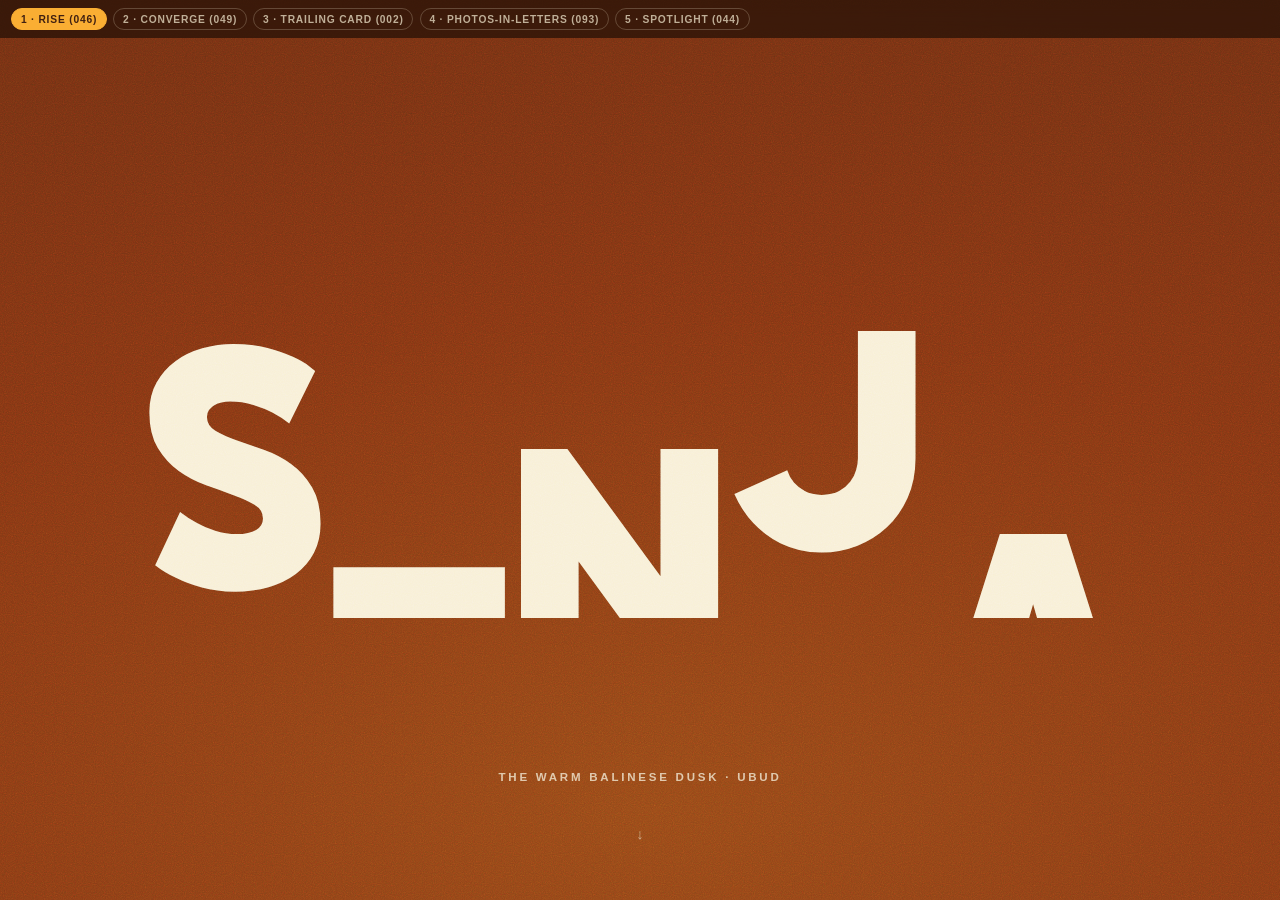
<file: hero-explorations.html>
<!DOCTYPE html>
<html lang="en">
<head>
  <meta charset="UTF-8" />
  <meta name="viewport" content="width=device-width, initial-scale=1" />
  <title>Villa Senja — hero explorations (real MWG css + js)</title>
  <link rel="stylesheet" href="styles.css?v=100" />
  <style>
    body { margin: 0; background: var(--espresso); font-family: "Hanken Grotesk", sans-serif; }
    .hx-switch { position: fixed; top: 0; left: 0; right: 0; z-index: 100; display: flex; flex-wrap: wrap; gap: 0.4rem; padding: 0.5rem 0.7rem; background: rgba(20,10,4,0.62); -webkit-backdrop-filter: blur(8px); backdrop-filter: blur(8px); }
    .hx-switch button { font: 600 0.64rem "Hanken Grotesk", sans-serif; letter-spacing: 0.08em; text-transform: uppercase; color: color-mix(in srgb, var(--cream) 70%, transparent); background: transparent; border: 1px solid color-mix(in srgb, var(--cream) 22%, transparent); border-radius: 100em; padding: 0.45em 0.85em; cursor: pointer; }
    .hx-switch button.on { color: var(--teak); background: var(--ochre); border-color: var(--ochre); }

    .hx { display: none; position: relative; height: 100vh; overflow: hidden; place-items: center; text-align: center;
      background: radial-gradient(130% 100% at 50% 90%, color-mix(in srgb, var(--ochre) 16%, var(--clay)), var(--clay) 55%, color-mix(in srgb, var(--teak) 30%, var(--clay))); }
    body[data-h="1"] .hx--1, body[data-h="2"] .hx--2, body[data-h="3"] .hx--3,
    body[data-h="4"] .hx--4, body[data-h="5"] .hx--5 { display: grid; }
    .hx::after { content: ""; position: absolute; inset: 0; pointer-events: none; opacity: 0.4; mix-blend-mode: overlay; z-index: 6;
      background-image: url("data:image/svg+xml,%3Csvg xmlns='http://www.w3.org/2000/svg'%3E%3Cfilter id='n'%3E%3CfeTurbulence type='fractalNoise' baseFrequency='0.9' numOctaves='2' stitchTiles='stitch'/%3E%3C/filter%3E%3Crect width='100%25' height='100%25' filter='url(%23n)'/%3E%3C/svg%3E"); }
    .hx__gloss { position: absolute; bottom: 13%; left: 50%; transform: translateX(-50%); z-index: 5; font: 600 0.72rem "Hanken Grotesk", sans-serif; letter-spacing: 0.24em; text-transform: uppercase; color: color-mix(in srgb, var(--cream) 74%, transparent); }
    .hx__cue { position: absolute; bottom: 6%; left: 50%; transform: translateX(-50%); z-index: 5; color: color-mix(in srgb, var(--cream) 55%, transparent); }
    .hx__senja { margin: 0; font-family: "Salmond", Georgia, serif; font-weight: 700; text-transform: uppercase; letter-spacing: -0.02em; line-height: 0.82; font-size: clamp(96px, 25vw, 480px); color: var(--cream); position: relative; z-index: 2; }

    /* 1 · 046 (real): .letter clip-path polygon, inner span rises y:110% — letters wipe up from clip masks */
    .hx--1 .sentence { display: flex; justify-content: center; }
    .hx--1 .sentence span { display: inline-block; }
    .hx--1 .letter { clip-path: polygon(-5% 5%, -5% 114%, 105% 114%, 105% 5%); }

    /* 2 · 049 (real): .title span inline-block, each from a random y → converge */
    .hx--2 .title { display: flex; justify-content: center; }
    .hx--2 .title span { display: inline-block; will-change: transform; }

    /* 3 · 002 (real): a photo card trails the cursor, inner medias counter-parallax, cycling */
    .hx--3 .card { position: absolute; top: 50%; left: 50%; width: clamp(150px, 18vw, 280px); aspect-ratio: 0.8; border-radius: 12px; overflow: hidden; transform: translate(-50%,-50%); z-index: 4; pointer-events: none; box-shadow: 0 40px 90px -40px rgba(0,0,0,0.6); }
    .hx--3 .medias { width: 100%; height: 100%; transform: scale(1.2); }
    .hx--3 .media { position: absolute; inset: 0; width: 100%; height: 100%; object-fit: cover; visibility: hidden; }
    .hx--3 .media.on { visibility: visible; }

    /* 4 · 093 (real): hover a letter → photo drops in, letter goes transparent, neighbours shove */
    .hx--4 .word { display: flex; justify-content: center; }
    .hx--4 .letter { position: relative; }
    .hx--4 .letter:has(.created-media) { color: transparent; }
    .hx--4 .medias { position: absolute; top: 0; left: 0; pointer-events: none; }
    .hx--4 .media { width: 1px; height: 1px; visibility: hidden; position: absolute; }
    .hx--4 .created-media { position: absolute; width: 9vw; height: auto; top: 50%; left: 50%; border-radius: 1vw; }

    /* 5 · 044 (real): a base + a masked duplicate; radial spotlight at --xpercent/--ypercent reveals the lit layer */
    .hx--5 .layer { position: absolute; inset: 0; display: grid; place-items: center; }
    .hx--5 .layer--base .hx__senja { color: color-mix(in srgb, var(--cream) 24%, var(--clay)); }
    .hx--5 .duplicate { --xpercent: 50%; --ypercent: 50%;
      -webkit-mask-image: radial-gradient(circle at var(--xpercent) var(--ypercent), #000 20%, transparent 25%);
              mask-image: radial-gradient(circle at var(--xpercent) var(--ypercent), #000 20%, transparent 25%);
      background: linear-gradient(180deg, color-mix(in srgb,var(--espresso) 20%, transparent), transparent 40%), url("images/valley.jpg"); background-size: cover; background-position: center; }
    .hx--5 .duplicate .hx__senja { color: var(--cream); }
  </style>
</head>
<body data-h="1">
  <nav class="hx-switch" aria-label="Hero explorations">
    <button data-h="1" class="on">1 · Rise (046)</button>
    <button data-h="2">2 · Converge (049)</button>
    <button data-h="3">3 · Trailing card (002)</button>
    <button data-h="4">4 · Photos-in-letters (093)</button>
    <button data-h="5">5 · Spotlight (044)</button>
  </nav>

  <!-- 1 · 046 -->
  <section class="hx hx--1"><h1 class="hx__senja sentence" aria-label="Senja"><span class="letter"><span>S</span></span><span class="letter"><span>E</span></span><span class="letter"><span>N</span></span><span class="letter"><span>J</span></span><span class="letter"><span>A</span></span></h1><p class="hx__gloss">the warm Balinese dusk · Ubud</p><div class="hx__cue">↓</div></section>

  <!-- 2 · 049 -->
  <section class="hx hx--2"><h1 class="hx__senja title" aria-label="Senja"><span class="letter">S</span><span class="letter">E</span><span class="letter">N</span><span class="letter">J</span><span class="letter">A</span></h1><p class="hx__gloss">the warm Balinese dusk · Ubud</p><div class="hx__cue">↓</div></section>

  <!-- 3 · 002 -->
  <section class="hx hx--3">
    <h1 class="hx__senja">Senja</h1>
    <div class="card" aria-hidden="true"><div class="medias">
      <img class="media" src="images/valley.jpg" alt=""><img class="media" src="images/pavilion.jpg" alt=""><img class="media" src="images/pool.jpg" alt=""><img class="media" src="images/suite.jpg" alt=""><img class="media" src="images/terrace.jpg" alt="">
    </div></div>
    <p class="hx__gloss">move the cursor · the warm Balinese dusk</p><div class="hx__cue">↓</div>
  </section>

  <!-- 4 · 093 -->
  <section class="hx hx--4">
    <h1 class="hx__senja word" aria-label="Senja"><span class="letter">S</span><span class="letter">E</span><span class="letter">N</span><span class="letter">J</span><span class="letter">A</span></h1>
    <div class="medias" aria-hidden="true"><img class="media" src="images/valley.jpg" alt=""><img class="media" src="images/pavilion.jpg" alt=""><img class="media" src="images/pool.jpg" alt=""><img class="media" src="images/suite.jpg" alt=""><img class="media" src="images/terrace.jpg" alt=""></div>
    <p class="hx__gloss">hover the letters · the warm Balinese dusk</p><div class="hx__cue">↓</div>
  </section>

  <!-- 5 · 044 -->
  <section class="hx hx--5">
    <div class="layer layer--base"><h1 class="hx__senja">Senja</h1></div>
    <div class="layer duplicate" aria-hidden="true"><h1 class="hx__senja">Senja</h1></div>
    <p class="hx__gloss">move the cursor · light the dusk</p><div class="hx__cue">↓</div>
  </section>

  <script src="https://cdnjs.cloudflare.com/ajax/libs/gsap/3.12.5/gsap.min.js"></script>
  <script>
    const shuffle = (a) => { for (let i = a.length - 1; i > 0; i--) { const j = Math.floor(Math.random() * (i + 1)); [a[i], a[j]] = [a[j], a[i]]; } return a; };

    /* 1 · 046 — inner spans rise y:110% from the clip-path letters, shuffled (real mechanic, load) */
    function play046() {
      const inner = shuffle(gsap.utils.toArray(".hx--1 .letter span"));
      gsap.fromTo(inner, { y: "110%" }, { y: "0%", duration: 0.85, ease: "power4.inOut", stagger: 0.08 });
    }
    /* 2 · 049 — each letter from a random downward offset → converge (real mechanic, load) */
    function play049() {
      gsap.fromTo(".hx--2 .title span", { y: () => gsap.utils.random(80, 420) }, { y: 0, duration: 1.1, ease: "power3.out", stagger: { each: 0.05, from: "random" } });
    }

    /* 3 · 002 — verbatim: card trails cursor (quickTo), inner medias counter-parallax, cycle on incr>300 */
    (function trailingCard() {
      const card = document.querySelector(".hx--3 .card"), medias = document.querySelector(".hx--3 .medias");
      if (!card) return;
      const mEls = medias.querySelectorAll(".media"), n = mEls.length;
      const xTo = gsap.quickTo(card, "x", { duration: 1, ease: "power4" }), yTo = gsap.quickTo(card, "y", { duration: 1, ease: "power4" }), rTo = gsap.quickTo(card, "rotation", { duration: 1, ease: "power4" });
      const xM = gsap.quickTo(medias, "xPercent", { duration: 0.6, ease: "power2" }), yM = gsap.quickTo(medias, "yPercent", { duration: 0.7, ease: "power2" });
      mEls[0].classList.add("on");
      let ox = 0, oy = 0, incr = 0, idx = 0, moving;
      addEventListener("mousemove", (e) => {
        if (document.body.dataset.h !== "3") return;
        const vx = (e.clientX - ox) / 2, vy = (e.clientY - oy) / 2;
        rTo((e.clientX - ox) / 4); xTo(e.clientX - innerWidth / 2); yTo(e.clientY - innerHeight / 2);
        xM(-gsap.utils.clamp(-8, 8, vx)); yM(-gsap.utils.clamp(-8, 8, vy));
        ox = e.clientX; oy = e.clientY; incr += Math.abs(vx) + Math.abs(vy);
        if (incr > 300) { incr = 0; document.querySelector(".hx--3 .media.on").classList.remove("on"); mEls[idx % n].classList.add("on"); idx++; }
        clearTimeout(moving); moving = setTimeout(() => { rTo(0); xM(0); yM(0); }, 66);
      });
    })();

    /* 4 · 093 — verbatim: hover a letter → villa photo drops in, neighbours shove (back.out) */
    (function photosInLetters() {
      const root = document.querySelector(".hx--4"); if (!root) return;
      const srcs = Array.from(root.querySelectorAll(".medias .media"), (el) => el.src); let mi = 0;
      const letters = [...root.querySelectorAll(".word .letter")];
      const overflows = new Array(letters.length).fill(0);
      const mediaWidth = () => 0.09 * innerWidth;
      const apply = () => { let sl = 0; const t = overflows.map((ov, i) => { const sr = overflows.slice(i + 1).reduce((a, v) => a + v, 0); const x = sl - sr; sl += ov; return x; }); gsap.to(letters, { x: (i) => t[i], duration: 0.3, ease: "back.out(3)", overwrite: "auto" }); };
      letters.forEach((letter) => letter.addEventListener("mouseenter", () => {
        if (letter.querySelector(".created-media")) return;
        const img = document.createElement("img"); img.src = srcs[mi]; img.className = "created-media"; letter.appendChild(img);
        gsap.set(img, { yPercent: -50, xPercent: -50 }); gsap.from(img, { rotation: (Math.random() - 0.5) * 20, scale: 1.05, duration: 0.3, ease: "back.out(2)" });
        mi = (mi + 1) % srcs.length;
        const idx = letters.indexOf(letter); const ov = Math.max(0, (mediaWidth() - letter.getBoundingClientRect().width) / 2);
        overflows[idx] = Math.max(overflows[idx], ov); apply();
        gsap.delayedCall(1.2, () => { overflows[idx] = 0; img.remove(); apply(); gsap.from(letter, { rotation: (Math.random() - 0.5) * 20, scale: 1.05, duration: 0.3, ease: "back.out(2)" }); });
      }));
    })();

    /* 5 · 044 — verbatim: quickTo the --xpercent/--ypercent (% unit preserved) → radial spotlight reveals the lit layer */
    (function spotlight() {
      const dup = document.querySelector(".hx--5 .duplicate"); if (!dup) return;
      const xTo = gsap.quickTo(dup, "--xpercent", { duration: 0.4, ease: "back" }), yTo = gsap.quickTo(dup, "--ypercent", { duration: 0.4, ease: "back" });
      const host = document.querySelector(".hx--5");
      host.addEventListener("mousemove", (e) => {
        xTo(gsap.utils.mapRange(0, innerWidth, 0, 100, e.clientX));
        const b = host.getBoundingClientRect(); yTo(gsap.utils.mapRange(b.top, b.top + b.height, 0, 100, e.clientY));
      });
    })();

    document.querySelectorAll(".hx-switch button").forEach((btn) => btn.addEventListener("click", () => {
      const n = btn.dataset.h; document.body.dataset.h = n;
      document.querySelectorAll(".hx-switch button").forEach((b) => b.classList.toggle("on", b === btn));
      if (n === "1") play046(); if (n === "2") play049();
    }));
    play046();
  </script>
</body>
</html>
</file>
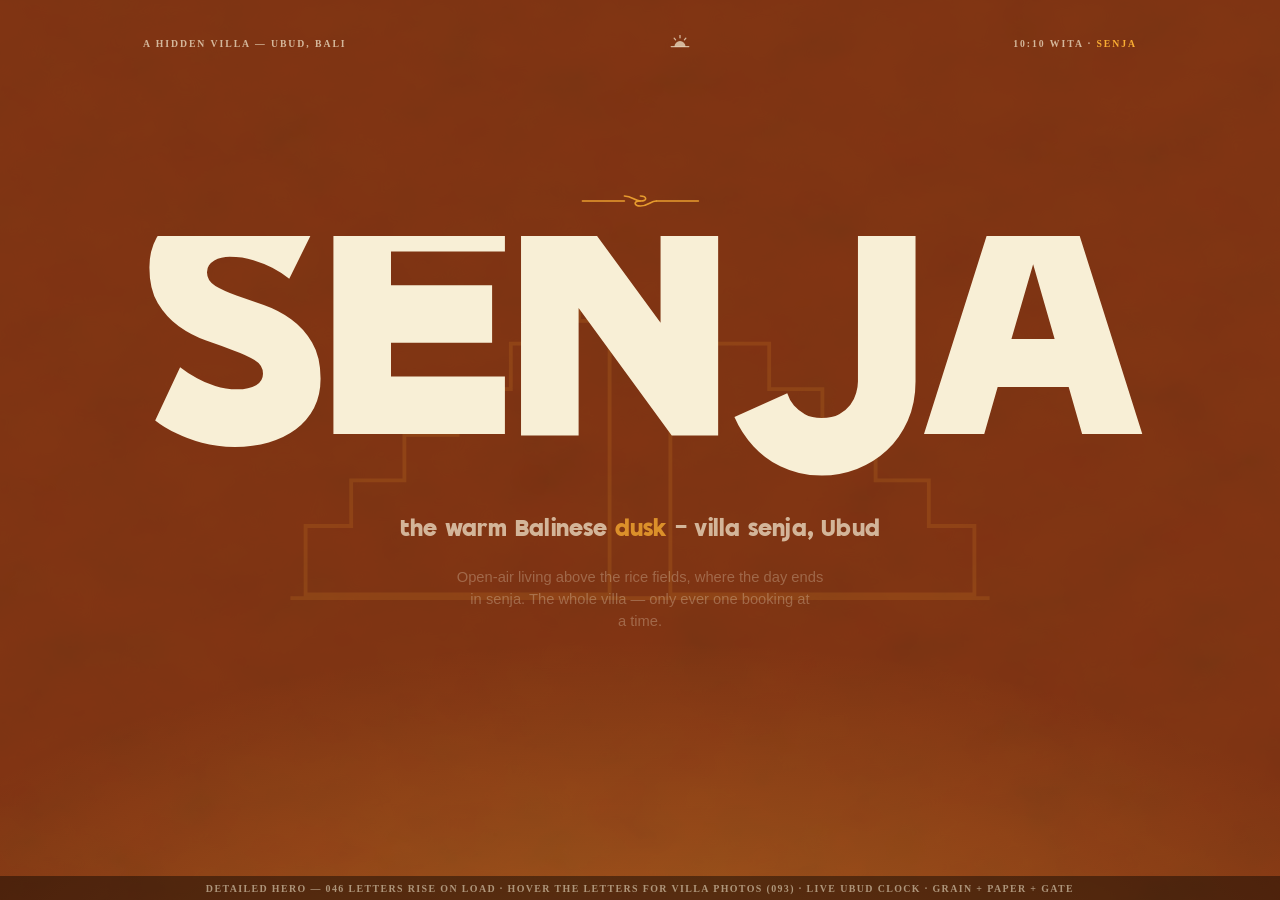
<file: hero-final.html>
<!DOCTYPE html>
<html lang="en">
<head>
  <meta charset="UTF-8" />
  <meta name="viewport" content="width=device-width, initial-scale=1" />
  <title>Villa Senja — detailed hero</title>
  <link rel="stylesheet" href="styles.css?v=100" />
  <style>
    body { margin: 0; background: var(--espresso); font-family: "Hanken Grotesk", sans-serif; }
    .lab-note { position: fixed; bottom: 0; left: 0; right: 0; z-index: 60; padding: 0.4rem 0.8rem; font: 600 0.62rem "Hanken Grotesk"; letter-spacing: 0.14em; text-transform: uppercase; color: color-mix(in srgb, var(--cream) 55%, transparent); background: rgba(20,10,4,0.5); text-align: center; }

    .hero { position: relative; height: 100vh; overflow: hidden; display: grid; grid-template-rows: auto 1fr auto;
      padding: clamp(1.1rem, 2.4vw, 2.2rem) clamp(1.3rem, 3.4vw, 3.4rem);
      background: radial-gradient(120% 80% at 50% 116%, color-mix(in srgb, var(--ember) 40%, transparent) 0%, color-mix(in srgb, var(--ochre) 22%, transparent) 22%, transparent 56%), var(--clay);
      color: var(--cream); }
    /* paper (multiply) + grain (overlay) — the warm tactile ground */
    .hero__paper, .hero__grain { position: absolute; inset: 0; pointer-events: none; }
    .hero__paper { mix-blend-mode: multiply; opacity: 0.16;
      background-image: url("data:image/svg+xml,%3Csvg xmlns='http://www.w3.org/2000/svg'%3E%3Cfilter id='p'%3E%3CfeTurbulence type='fractalNoise' baseFrequency='0.012 0.016' numOctaves='4' seed='7'/%3E%3C/filter%3E%3Crect width='100%25' height='100%25' filter='url(%23p)'/%3E%3C/svg%3E"); }
    .hero__grain { z-index: 8; mix-blend-mode: overlay; opacity: 0.4;
      background-image: url("data:image/svg+xml,%3Csvg xmlns='http://www.w3.org/2000/svg'%3E%3Cfilter id='g'%3E%3CfeTurbulence type='fractalNoise' baseFrequency='0.9' numOctaves='2' stitchTiles='stitch'/%3E%3C/filter%3E%3Crect width='100%25' height='100%25' filter='url(%23g)'/%3E%3C/svg%3E"); }
    /* faint candi-bentar gate, framing the word (brand mark, low) */
    .hero__gate { position: absolute; top: 50%; left: 50%; transform: translate(-50%, -54%); width: min(64vw, 760px); height: auto; color: color-mix(in srgb, var(--ochre) 32%, transparent); opacity: 0.4; z-index: 1; pointer-events: none; }

    /* meta rails */
    .hero__rail { position: relative; z-index: 4; display: flex; justify-content: space-between; align-items: center; gap: 1rem;
      font: 600 clamp(0.6rem, 0.76vw, 0.74rem) "Hanken Grotesk"; letter-spacing: 0.2em; text-transform: uppercase; color: color-mix(in srgb, var(--cream) 70%, transparent); }
    .hero__rail em { font-style: normal; color: var(--ochre); }
    .hero__rail--bottom { align-items: flex-end; }
    .hero__mark { display: inline-flex; }
    .hero__mark svg { width: 26px; height: 26px; }

    /* centre composition */
    .hero__center { position: relative; z-index: 3; display: flex; flex-direction: column; align-items: center; justify-content: center; text-align: center; }
    .hero__patra { width: clamp(120px, 16vw, 220px); height: 14px; color: var(--ochre); opacity: 0.85; margin-bottom: clamp(0.6rem, 1.4vw, 1.2rem); }
    .hero__senja { margin: 0; font-family: "Salmond", Georgia, serif; font-weight: 700; text-transform: uppercase; letter-spacing: -0.02em; line-height: 0.8;
      font-size: clamp(92px, 25vw, 460px); display: flex; justify-content: center; color: var(--cream); -webkit-text-fill-color: var(--cream); background: none; }
    .hero__senja .letter { position: relative; clip-path: polygon(-8% 4%, -8% 116%, 108% 116%, 108% 4%); }
    .hero__senja .letter > span { display: inline-block; }
    .hero__senja .letter:has(.created-media) { color: transparent; -webkit-text-fill-color: transparent; }
    .hero__senja .created-media { position: absolute; width: 8.5vw; min-width: 90px; height: auto; aspect-ratio: 1.4; object-fit: cover; top: 50%; left: 50%; border-radius: 0.8vw; box-shadow: 0 24px 60px -28px rgba(0,0,0,0.6); }
    .medias { position: absolute; pointer-events: none; }
    .medias .media { width: 1px; height: 1px; visibility: hidden; position: absolute; }

    .hero__gloss { margin: clamp(1rem, 2.2vw, 1.8rem) 0 0; font-family: "Salmond", serif; font-weight: 700; font-size: clamp(1.05rem, 1.7vw, 1.6rem); letter-spacing: 0.01em; color: color-mix(in srgb, var(--cream) 92%, transparent); }
    .hero__gloss em { font-style: normal; color: var(--ochre); }
    .hero__tag { margin: clamp(0.5rem, 1vw, 0.9rem) auto 0; max-width: 46ch; font-size: clamp(0.92rem, 1.15vw, 1.08rem); line-height: 1.5; color: color-mix(in srgb, var(--cream) 74%, transparent); }
    .hero__cta { display: flex; align-items: center; gap: clamp(1rem, 2vw, 1.8rem); margin-top: clamp(1.3rem, 2.6vw, 2.2rem); }
    .hero__talk { font-size: 0.92rem; color: color-mix(in srgb, var(--cream) 80%, transparent); border-bottom: 1px solid color-mix(in srgb, var(--cream) 36%, transparent); padding-bottom: 3px; text-decoration: none; transition: color .3s, border-color .3s; }
    .hero__talk:hover { color: var(--ochre); border-color: var(--ochre); }
    .hero__cue { display: inline-flex; align-items: center; gap: 0.5em; }
    .hero__stars { color: var(--ochre); letter-spacing: 0; }

    @media (max-width: 600px) {
      .hero__senja { font-size: clamp(72px, 23vw, 120px); }
      .hero__rail span.hide-sm { display: none; }
      .hero__tag { font-size: 0.92rem; }
      .hero__gate { width: 88vw; }
    }
  </style>
</head>
<body>
  <section class="hero">
    <div class="hero__paper" aria-hidden="true"></div>
    <svg class="hero__gate" viewBox="0 0 200 100" fill="none" stroke="currentColor" stroke-width="1" aria-hidden="true">
      <path d="M92 92 L92 20 L84 20 L84 12 L92 12 L92 14 L80 14 L80 26 L66 26 L66 38 L52 38 L52 50 L38 50 L38 62 L24 62 L24 74 L12 74 L12 92 Z"/>
      <path d="M108 92 L108 20 L116 20 L116 12 L108 12 L108 14 L120 14 L120 26 L134 26 L134 38 L148 38 L148 50 L162 50 L162 62 L176 62 L176 74 L188 74 L188 92 Z"/>
      <path d="M8 93 L192 93"/>
    </svg>

    <header class="hero__rail hero__rail--top">
      <span>A hidden villa — Ubud, Bali</span>
      <span class="hero__mark" aria-hidden="true"><svg viewBox="0 0 40 40" fill="none" stroke="currentColor" stroke-width="2"><line x1="6.5" y1="24" x2="33.5" y2="24" stroke-linecap="round"/><path d="M11.5 24 a8.5 8.5 0 0 1 17 0 Z" fill="currentColor" stroke="none"/><g stroke-linecap="round"><line x1="20" y1="7" x2="20" y2="10.5"/><line x1="11" y1="11" x2="13.2" y2="13.6"/><line x1="29" y1="11" x2="26.8" y2="13.6"/></g></svg></span>
      <span><time data-clock>17:45</time> WITA · <em>senja</em></span>
    </header>

    <div class="hero__center">
      <svg class="hero__patra" viewBox="0 0 120 14" preserveAspectRatio="xMidYMid meet" aria-hidden="true"><g fill="none" stroke="currentColor" stroke-width="1.6" stroke-linecap="round"><path d="M2 7 H44"/><path d="M118 7 H76"/><path d="M60 2 C66 2 68 7 60 7 C52 7 54 12 60 12 C68 12 70 7 76 7"/><path d="M60 7 C54 7 52 2 44 2"/></g></svg>
      <h1 class="hero__senja" aria-label="Senja"><span class="letter"><span>S</span></span><span class="letter"><span>E</span></span><span class="letter"><span>N</span></span><span class="letter"><span>J</span></span><span class="letter"><span>A</span></span></h1>
      <div class="medias" aria-hidden="true"><img class="media" src="images/valley.jpg" alt=""><img class="media" src="images/pavilion.jpg" alt=""><img class="media" src="images/pool.jpg" alt=""><img class="media" src="images/suite.jpg" alt=""><img class="media" src="images/terrace.jpg" alt=""></div>
      <p class="hero__gloss">the warm Balinese <em>dusk</em> — villa senja, Ubud</p>
      <p class="hero__tag">Open-air living above the rice fields, where the day ends in senja. The whole villa — only ever one booking at a time.</p>
      <div class="hero__cta">
        <a href="#book" class="btn btn--lg"><span class="btn__txt">Check dates</span><span class="btn__fill"></span></a>
        <a href="#host" class="hero__talk">or speak with the host →</a>
      </div>
    </div>

    <footer class="hero__rail hero__rail--bottom">
      <span>8°31′S · 115°15′E</span>
      <span class="hero__cue">↓ <span class="hide-sm">scroll</span></span>
      <span><span class="hero__stars">★</span> 4.98 · <span class="hide-sm">126 stays</span></span>
    </footer>
  </section>
  <p class="lab-note">detailed hero — 046 letters rise on load · hover the letters for villa photos (093) · live Ubud clock · grain + paper + gate</p>

  <script src="https://cdnjs.cloudflare.com/ajax/libs/gsap/3.12.5/gsap.min.js"></script>
  <script>
    /* live Ubud clock */
    (function clock() {
      const el = document.querySelector("[data-clock]"); if (!el) return;
      const tick = () => { try { const t = new Intl.DateTimeFormat("en-GB", { timeZone: "Asia/Makassar", hour: "2-digit", minute: "2-digit", hour12: false }).format(new Date()); el.textContent = t; } catch (e) {} };
      tick(); setInterval(tick, 30000);
    })();

    const shuffle = (a) => { for (let i = a.length - 1; i > 0; i--) { const j = Math.floor(Math.random() * (i + 1)); [a[i], a[j]] = [a[j], a[i]]; } return a; };

    /* 046 — letters rise from their clip-path masks (shuffled), then unclip so the
       hover-photos (093) can overflow the letter box. Plus the surrounding detail settles in. */
    const tl = gsap.timeline({ defaults: { ease: "expo.out" } });
    tl.from(".hero__rail--top, .hero__patra", { opacity: 0, y: -14, duration: 0.9, stagger: 0.1 }, 0.1);
    tl.fromTo(shuffle(gsap.utils.toArray(".hero__senja .letter span")), { y: "115%" }, { y: "0%", duration: 0.9, ease: "power4.inOut", stagger: 0.08 }, 0.3)
      .add(() => gsap.set(".hero__senja .letter", { clipPath: "none" }));   // free the letters for the hover photos
    tl.from([".hero__gloss", ".hero__tag", ".hero__cta", ".hero__rail--bottom"], { opacity: 0, y: 16, duration: 0.9, stagger: 0.12 }, 1.0);

    /* 093 — hover a letter → a villa photo drops in, the letter goes transparent, neighbours shove aside */
    (function photosInLetters() {
      const root = document.querySelector(".hero");
      const srcs = Array.from(root.querySelectorAll(".medias .media"), (el) => el.src); let mi = 0;
      const letters = [...root.querySelectorAll(".hero__senja .letter")];
      const overflows = new Array(letters.length).fill(0);
      const mediaWidth = () => 0.085 * innerWidth;
      const apply = () => { let sl = 0; const t = overflows.map((ov, i) => { const sr = overflows.slice(i + 1).reduce((a, v) => a + v, 0); const x = sl - sr; sl += ov; return x; }); gsap.to(letters, { x: (i) => t[i], duration: 0.3, ease: "back.out(3)", overwrite: "auto" }); };
      letters.forEach((letter) => letter.addEventListener("mouseenter", () => {
        if (letter.querySelector(".created-media")) return;
        const img = document.createElement("img"); img.src = srcs[mi]; img.className = "created-media"; letter.appendChild(img);
        gsap.set(img, { yPercent: -50, xPercent: -50 }); gsap.from(img, { rotation: (Math.random() - 0.5) * 18, scale: 1.05, duration: 0.3, ease: "back.out(2)" });
        mi = (mi + 1) % srcs.length;
        const idx = letters.indexOf(letter); const ov = Math.max(0, (mediaWidth() - letter.getBoundingClientRect().width) / 2);
        overflows[idx] = Math.max(overflows[idx], ov); apply();
        gsap.delayedCall(1.2, () => { overflows[idx] = 0; img.remove(); apply(); gsap.from(letter, { rotation: (Math.random() - 0.5) * 18, scale: 1.05, duration: 0.3, ease: "back.out(2)" }); });
      }));
    })();

    /* subtle ground parallax — the gate + dusk drift a touch with the cursor (life, not gimmick) */
    (function parallax() {
      const gate = document.querySelector(".hero__gate");
      const xTo = gsap.quickTo(gate, "x", { duration: 0.8, ease: "power3" }), yTo = gsap.quickTo(gate, "y", { duration: 0.8, ease: "power3" });
      addEventListener("mousemove", (e) => { xTo((e.clientX / innerWidth - 0.5) * -22); yTo((e.clientY / innerHeight - 0.5) * -16); });
    })();
  </script>
</body>
</html>
</file>
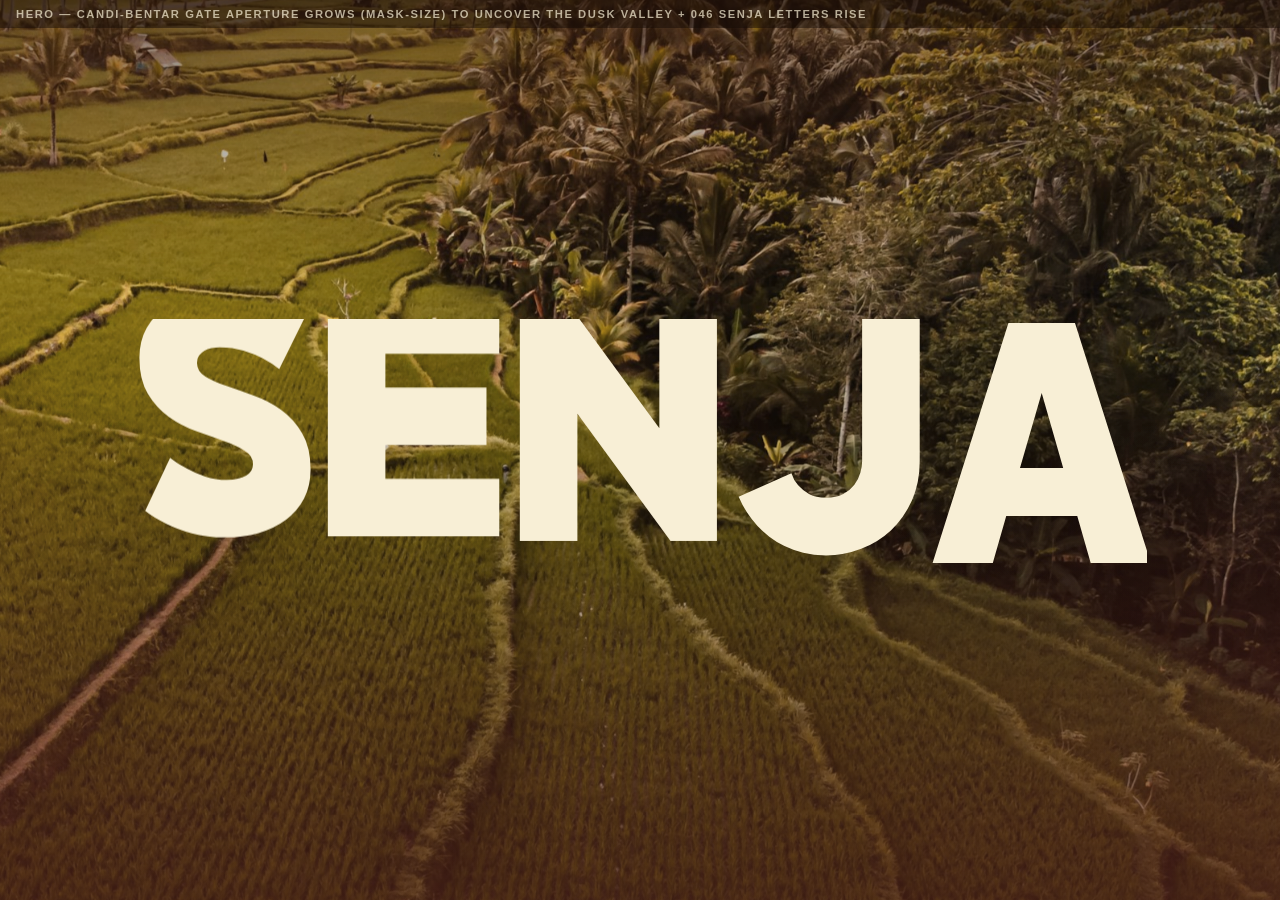
<file: hero-lab.html>
<!DOCTYPE html>
<html lang="en">
<head>
  <meta charset="UTF-8" />
  <meta name="viewport" content="width=device-width, initial-scale=1" />
  <title>Villa Senja — hero mask-expand lab</title>
  <link rel="stylesheet" href="styles.css?v=100" />
  <style>
    body { margin: 0; background: var(--espresso); }
    .lab-note { position: fixed; top: 0; left: 0; right: 0; z-index: 9; padding: 0.5rem 1rem; font: 600 0.7rem "Hanken Grotesk", sans-serif; letter-spacing: 0.14em; text-transform: uppercase; color: color-mix(in srgb, var(--cream) 70%, transparent); background: rgba(20,10,4,0.5); }

    .gh { position: relative; height: 100vh; overflow: hidden; display: grid; place-items: center; background: var(--espresso); }

    /* 037 — the EXPANDING MASK: the opaque band of this gradient starts below the box
       (valley hidden) and animates up to cover it, uncovering the dusk valley bottom→top. */
    .gh__reveal { position: absolute; inset: 0; overflow: hidden; --ms: 14%;
      -webkit-mask: url("gate-aperture.svg") center / var(--ms) no-repeat;
              mask: url("gate-aperture.svg") center / var(--ms) no-repeat; }
    .gh__media { position: absolute; inset: 0; width: 100%; height: calc(100% + 80px); object-fit: cover;
      /* warm the (cool/green) valley toward dusk + sink it for text contrast */
      filter: saturate(1.16) contrast(1.03) sepia(0.2) hue-rotate(-12deg) brightness(0.86); }
    .gh__grade { position: absolute; inset: 0; pointer-events: none;
      background:
        linear-gradient(180deg, color-mix(in srgb, var(--espresso) 45%, transparent) 0%, transparent 32%, color-mix(in srgb, var(--teak) 60%, transparent) 100%),
        radial-gradient(135% 90% at 50% 22%, transparent 40%, color-mix(in srgb, var(--ember) 22%, transparent) 100%); }

    /* 046 — SENJA letters rise from behind a per-letter clip mask */
    .gh__senja { position: relative; z-index: 2; margin: 0; display: flex; gap: 0.01em;
      font-family: "Salmond", Georgia, serif; font-weight: 700; text-transform: uppercase; letter-spacing: -0.015em; line-height: 0.82;
      font-size: clamp(96px, 25vw, 480px); color: var(--cream); }
    .gh__senja .l { display: inline-block; overflow: hidden; }       /* the clip mask */
    .gh__senja .l > span { display: inline-block; will-change: transform; }
    .gh__sub { position: absolute; z-index: 2; bottom: 14%; left: 50%; transform: translateX(-50%); font-family: "Hanken Grotesk", sans-serif; letter-spacing: 0.24em; text-transform: uppercase; font-size: 0.72rem; color: color-mix(in srgb, var(--cream) 76%, transparent); }
    .gh__cue { position: absolute; z-index: 2; bottom: 6.5%; left: 50%; transform: translateX(-50%); color: color-mix(in srgb, var(--cream) 55%, transparent); font-size: 1.1rem; }
  </style>
</head>
<body>
  <div class="lab-note">Hero — candi-bentar GATE APERTURE grows (mask-size) to uncover the dusk valley + 046 SENJA letters rise</div>
  <section class="gh">
    <div class="gh__reveal">
      <img class="gh__media" src="images/valley.jpg" alt="" />
      <div class="gh__grade"></div>
    </div>
    <h1 class="gh__senja" aria-label="Senja">
      <span class="l"><span>S</span></span><span class="l"><span>E</span></span><span class="l"><span>N</span></span><span class="l"><span>J</span></span><span class="l"><span>A</span></span>
    </h1>
    <p class="gh__sub">the warm Balinese dusk · Ubud</p>
    <div class="gh__cue">↓</div>
  </section>

  <script src="https://cdnjs.cloudflare.com/ajax/libs/gsap/3.12.5/gsap.min.js"></script>
  <script>
    const tl = gsap.timeline({ defaults: { ease: "power3.inOut" } });
    // the candi-bentar GATE APERTURE grows (mask-size) to uncover the dusk valley
    tl.fromTo(".gh__reveal", { "--ms": "14%" }, { "--ms": "1400%", duration: 2.0 }, 0)
      .from(".gh__media", { scale: 1.16, duration: 2.4, ease: "power3.out" }, 0)
      // 046: SENJA letters rise from behind their clip masks as the gate opens
      .from(".gh__senja .l > span", { yPercent: 118, duration: 1.0, ease: "expo.out", stagger: 0.08 }, 0.7)
      .from([".gh__sub", ".gh__cue"], { opacity: 0, y: 12, duration: 0.8, ease: "power2.out" }, 1.7);
  </script>
</body>
</html>
</file>
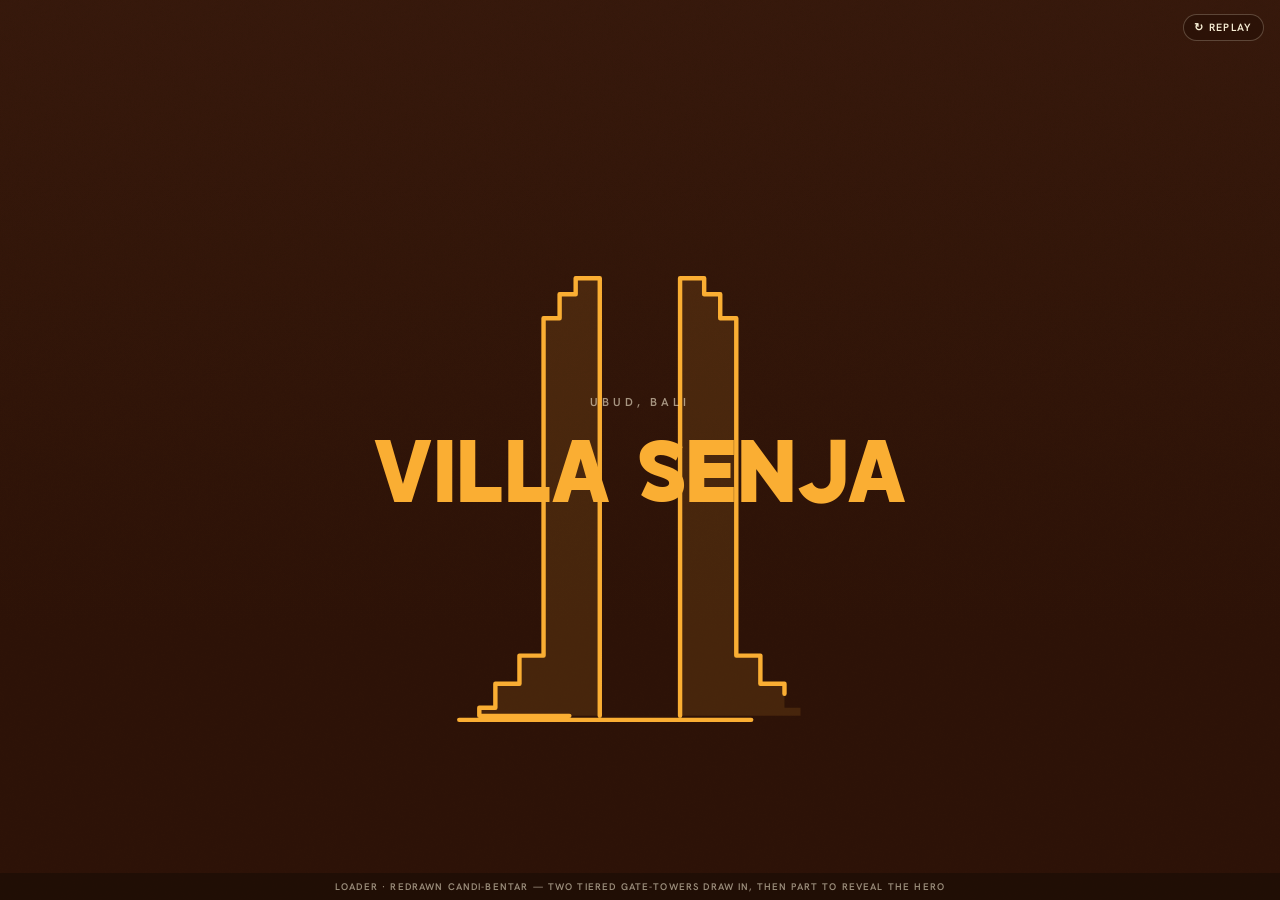
<file: loader-lab.html>
<!DOCTYPE html>
<html lang="en">
<head>
  <meta charset="UTF-8" />
  <meta name="viewport" content="width=device-width, initial-scale=1" />
  <title>Villa Senja — loader lab (redrawn candi-bentar gate)</title>
  <link rel="preconnect" href="https://fonts.googleapis.com" />
  <link rel="preconnect" href="https://fonts.gstatic.com" crossorigin />
  <link href="https://fonts.googleapis.com/css2?family=Hanken+Grotesk:wght@400;500;600;700&display=swap" rel="stylesheet" />
  <link rel="stylesheet" href="styles.css?v=100" />
  <style>
    body { margin: 0; background: var(--espresso); color: var(--cream); font-family: "Hanken Grotesk", sans-serif; overflow: hidden; }
    .note { position: fixed; z-index: 300; bottom: 0; left: 0; right: 0; padding: 0.45rem 0.8rem; text-align: center; font: 600 0.6rem "Hanken Grotesk"; letter-spacing: 0.12em; text-transform: uppercase; color: color-mix(in srgb, var(--cream) 56%, transparent); background: rgba(20,10,4,0.5); pointer-events: none; }
    .replay { position: fixed; z-index: 300; top: 14px; right: 16px; appearance: none; border: 1px solid color-mix(in srgb, var(--cream) 24%, transparent); background: color-mix(in srgb, var(--espresso) 70%, transparent); color: var(--cream); font: 600 0.66rem "Hanken Grotesk"; letter-spacing: 0.12em; text-transform: uppercase; padding: 0.5em 1em; border-radius: 100em; cursor: pointer; }

    /* ---- hero revealed behind the gate ---- */
    .hero { position: fixed; inset: 0; z-index: 0; display: grid; place-items: center; text-align: center; overflow: hidden;
      background: radial-gradient(120% 80% at 50% 116%, color-mix(in srgb, var(--ember) 34%, transparent), color-mix(in srgb, var(--ochre) 14%, transparent) 26%, transparent 56%), linear-gradient(180deg, color-mix(in srgb, var(--teak) 24%, var(--clay)), var(--clay)); }
    .hero__valley { position: absolute; inset: 0; width: 100%; height: 100%; object-fit: cover; opacity: 0.5; filter: saturate(1.05) contrast(1.02); }
    .hero__veil { position: absolute; inset: 0; background: radial-gradient(80% 60% at 50% 50%, color-mix(in srgb, var(--clay) 30%, transparent), color-mix(in srgb, var(--clay) 72%, transparent)); }
    .hero__in { position: relative; z-index: 2; }
    .hero__eye { margin: 0 0 1rem; font: 600 0.74rem "Hanken Grotesk"; letter-spacing: 0.3em; text-transform: uppercase; color: color-mix(in srgb, var(--cream) 72%, transparent); }
    .hero__h { margin: 0; font-family: "Salmond", serif; font-weight: 700; text-transform: uppercase; letter-spacing: -0.02em; line-height: 0.9; font-size: clamp(3rem, 12vw, 12rem); color: var(--ochre); text-shadow: 0 8px 40px rgba(0,0,0,0.4); }
    .hero__sub { margin: 1rem 0 0; font-family: "Salmond", serif; font-weight: 700; text-transform: uppercase; letter-spacing: 0.05em; font-size: clamp(1.05rem, 2.2vw, 2rem); color: color-mix(in srgb, var(--cream) 92%, transparent); }

    /* ---- the loader: two dusk-stone doors, each carrying a candi-bentar tower; they part ---- */
    .ldr { position: fixed; inset: 0; z-index: 50; }
    .ldr__glow { position: absolute; z-index: 1; left: 50%; top: 50%; width: 60vh; height: 90vh; transform: translate(-50%, -50%); opacity: 0; pointer-events: none;
      background: radial-gradient(closest-side, color-mix(in srgb, var(--ochre) 60%, transparent), color-mix(in srgb, var(--ember) 22%, transparent) 45%, transparent 72%); filter: blur(6px); }
    .ldr__door { position: absolute; top: 0; bottom: 0; width: 50vw; z-index: 2; overflow: hidden; will-change: transform;
      background: linear-gradient(180deg, color-mix(in srgb, var(--teak) 34%, var(--espresso)) 0%, var(--espresso) 70%); }
    .ldr__door--l { left: 0; }
    .ldr__door--r { right: 0; }
    /* dusk-stone tooth: coarse paper fibre on the doors */
    .ldr__door::after { content: ""; position: absolute; inset: 0; opacity: 0.5; mix-blend-mode: overlay; pointer-events: none;
      background-image: url("data:image/svg+xml,%3Csvg xmlns='http://www.w3.org/2000/svg' width='200' height='200'%3E%3Cfilter id='n'%3E%3CfeTurbulence type='fractalNoise' baseFrequency='0.9' numOctaves='2' stitchTiles='stitch'/%3E%3CfeColorMatrix type='saturate' values='0'/%3E%3C/filter%3E%3Crect width='100%25' height='100%25' filter='url(%23n)'/%3E%3C/svg%3E"); background-size: 180px 180px; }
    /* each door holds the FULL gate, centred on the seam, so the two clipped halves meet as one gate */
    .ldr__gate { position: absolute; bottom: 16vh; height: 58vh; width: auto; z-index: 3; }
    .ldr__door--l .ldr__gate { right: -26.8vh; }   /* gate centre sits at the door's right edge = the seam */
    .ldr__door--r .ldr__gate { left: -26.8vh; }
    .ldr__gate path { fill: color-mix(in srgb, var(--ochre) 12%, transparent); stroke: var(--ochre); stroke-width: 2.2; stroke-linejoin: round; stroke-linecap: round; }
    .ldr__gate .base { fill: none; }

    .ldr__center { position: absolute; z-index: 4; left: 0; right: 0; top: 50%; transform: translateY(-50%); text-align: center; pointer-events: none; }
    .ldr__eye { margin: 0 0 0.7rem; font: 600 0.72rem "Hanken Grotesk"; letter-spacing: 0.34em; text-transform: uppercase; color: color-mix(in srgb, var(--cream) 60%, transparent); opacity: 0; }
    .ldr__mark { margin: 0; overflow: hidden; padding-bottom: 0.12em; }
    .ldr__mark .ln { display: inline-block; font-family: "Salmond", serif; font-weight: 700; text-transform: uppercase; letter-spacing: 0.02em; line-height: 1; font-size: clamp(2.2rem, 6.5vw, 5.4rem); color: var(--ochre); }
  </style>
</head>
<body>
  <div class="paper" aria-hidden="true"></div>
  <div class="grain" aria-hidden="true"></div>

  <!-- hero behind -->
  <section class="hero">
    <img class="hero__valley" src="images/valley.jpg" alt="" />
    <div class="hero__veil"></div>
    <div class="hero__in">
      <p class="hero__eye" data-heroeye>A hidden villa — Ubud, Bali</p>
      <h1 class="hero__h" data-heroh>Wake Slowly</h1>
      <p class="hero__sub" data-herosub>Villa Senja · the warm Balinese dusk</p>
    </div>
  </section>

  <!-- loader -->
  <div class="ldr" data-ldr>
    <div class="ldr__glow" data-glow></div>
    <div class="ldr__door ldr__door--l" data-door-l>
      <svg class="ldr__gate" viewBox="0 0 240 260" fill="none" aria-hidden="true">
        <path class="tower" d="M100 240 L100 22 L88 22 L88 30 L80 30 L80 42 L72 42 L72 210 L60 210 L60 224 L48 224 L48 236 L40 236 L40 240 Z"/>
        <path class="tower" d="M140 240 L140 22 L152 22 L152 30 L160 30 L160 42 L168 42 L168 210 L180 210 L180 224 L192 224 L192 236 L200 236 L200 240 Z"/>
        <path class="base" d="M30 242 L210 242"/>
      </svg>
    </div>
    <div class="ldr__door ldr__door--r" data-door-r>
      <svg class="ldr__gate" viewBox="0 0 240 260" fill="none" aria-hidden="true">
        <path class="tower" d="M100 240 L100 22 L88 22 L88 30 L80 30 L80 42 L72 42 L72 210 L60 210 L60 224 L48 224 L48 236 L40 236 L40 240 Z"/>
        <path class="tower" d="M140 240 L140 22 L152 22 L152 30 L160 30 L160 42 L168 42 L168 210 L180 210 L180 224 L192 224 L192 236 L200 236 L200 240 Z"/>
        <path class="base" d="M30 242 L210 242"/>
      </svg>
    </div>
    <div class="ldr__center" data-center>
      <p class="ldr__eye" data-eye>Ubud, Bali</p>
      <h1 class="ldr__mark"><span class="ln" data-mark>Villa Senja</span></h1>
    </div>
  </div>

  <button class="replay" data-replay>↻ replay</button>
  <p class="note">Loader · redrawn candi-bentar — two tiered gate-towers draw in, then part to reveal the hero</p>

  <script src="https://cdnjs.cloudflare.com/ajax/libs/gsap/3.12.5/gsap.min.js"></script>
  <script>
  (function () {
    const $ = (s, r = document) => r.querySelector(s);
    const $$ = (s, r = document) => [...r.querySelectorAll(s)];
    if (!window.gsap) return;

    function play() {
      const ldr = $('[data-ldr]');
      gsap.set(ldr, { display: 'block' });
      gsap.set('[data-door-l]', { xPercent: 0 }); gsap.set('[data-door-r]', { xPercent: 0 });
      gsap.set('[data-glow]', { opacity: 0, scale: 0.7 });
      gsap.set('[data-eye]', { opacity: 0 });
      gsap.set('[data-center]', { opacity: 1, y: 0 });
      gsap.set('[data-mark]', { yPercent: 120 });
      // prime gate strokes for draw-on
      const paths = $$('.ldr__gate .tower, .ldr__gate .base');
      paths.forEach((p) => { const L = p.getTotalLength(); p.style.strokeDasharray = L; p.style.strokeDashoffset = L; });
      gsap.set('[data-heroeye],[data-heroh],[data-herosub]', { clearProps: 'all' });

      const tl = gsap.timeline();
      // 1) the gate draws itself (gold line carving in)
      tl.to(paths, { strokeDashoffset: 0, duration: 1.15, ease: 'power2.inOut', stagger: 0.04 }, 0.15);
      // 2) wordmark + locator settle
      tl.to('[data-eye]', { opacity: 1, duration: 0.5, ease: 'power2.out' }, 0.7);
      tl.to('[data-mark]', { yPercent: 0, duration: 0.85, ease: 'power4.out' }, 0.85);
      // 3) a held breath, then warm light blooms at the threshold
      tl.to('[data-glow]', { opacity: 1, scale: 1, duration: 0.8, ease: 'power2.out' }, 1.9);
      tl.to('[data-center]', { opacity: 0, y: -26, duration: 0.55, ease: 'power2.in' }, 2.05);
      // 4) the towers PART — doors carry their halves away
      tl.to('[data-door-l]', { xPercent: -100, duration: 1.2, ease: 'power3.inOut' }, 2.2);
      tl.to('[data-door-r]', { xPercent: 100, duration: 1.2, ease: 'power3.inOut' }, 2.2);
      // 5) the hero rises through the opening; glow fades
      tl.from('[data-heroeye],[data-heroh],[data-herosub]', { opacity: 0, y: 24, duration: 0.9, ease: 'expo.out', stagger: 0.1 }, 2.55);
      tl.to('[data-glow]', { opacity: 0, duration: 0.7, ease: 'power2.in' }, 2.9);
      tl.set(ldr, { display: 'none' }, 3.5);
    }
    play();
    $('[data-replay]').addEventListener('click', play);
  })();
  </script>
</body>
</html>
</file>
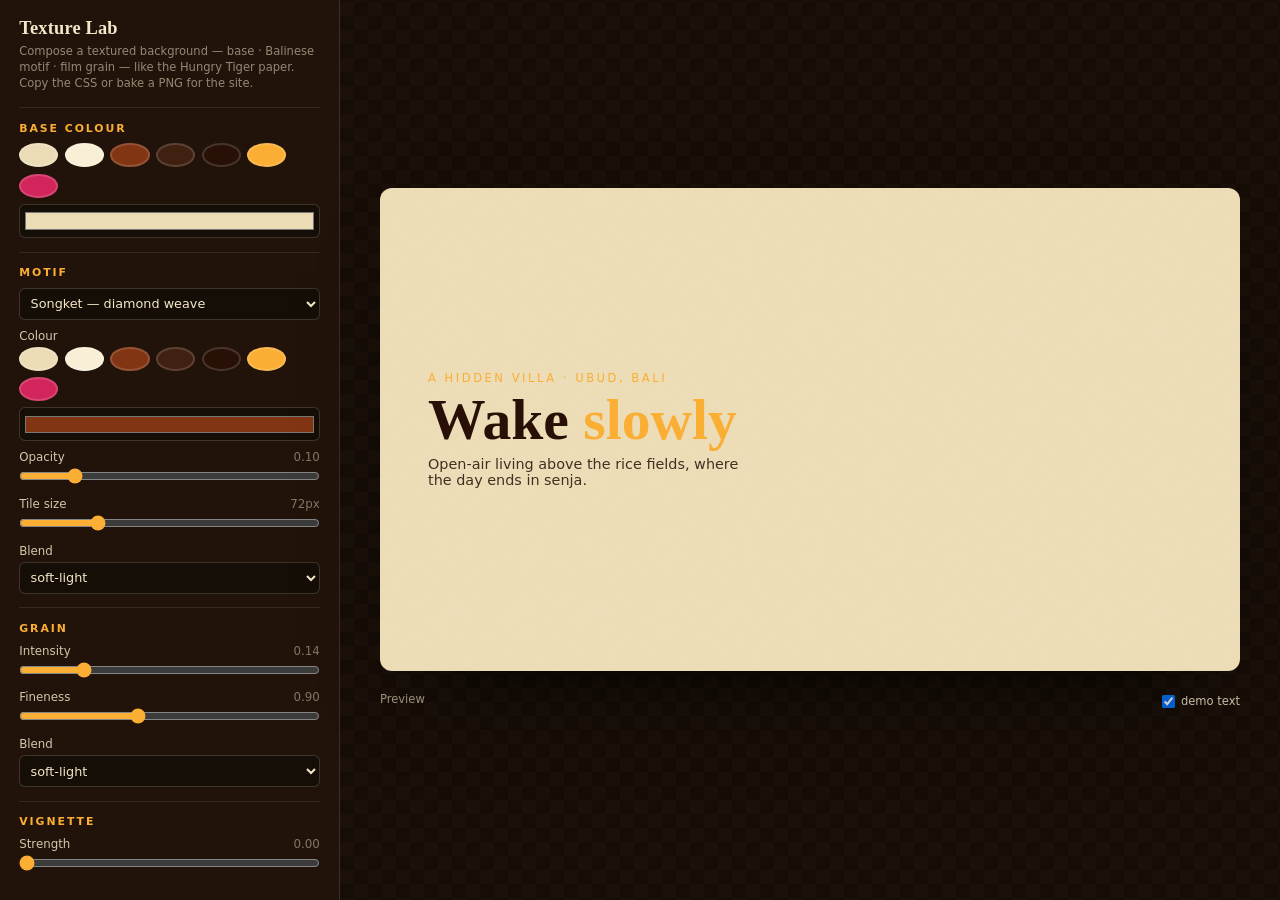
<file: texture-lab.html>
<!doctype html>
<html lang="en">
<head>
<meta charset="utf-8" />
<meta name="viewport" content="width=device-width, initial-scale=1" />
<link rel="icon" href="favicon.svg" />
<title>Villa Senja · Texture Lab</title>
<style>
  :root{--sand:#ecdcb6;--cream:#f8efd6;--clay:#823513;--teak:#402011;--espresso:#281006;--ochre:#faae33;--ember:#d1255c}
  *{box-sizing:border-box;margin:0}
  body{font-family:"Hanken Grotesk",system-ui,Arial,sans-serif;background:#160d06;color:#f3e7c8;display:grid;grid-template-columns:340px 1fr;height:100vh;overflow:hidden}
  .panel{background:#21130a;border-right:1px solid rgba(243,231,200,.12);padding:1.1rem 1.2rem;overflow-y:auto}
  .panel h1{font-family:Georgia,serif;font-size:1.15rem;letter-spacing:.01em}
  .panel .sub{font-size:.72rem;opacity:.55;margin:.25rem 0 1rem;line-height:1.4}
  .group{border-top:1px solid rgba(243,231,200,.1);padding:.85rem 0}
  .group h2{font-size:.68rem;text-transform:uppercase;letter-spacing:.18em;color:var(--ochre);margin-bottom:.55rem}
  label{font-size:.74rem;opacity:.85;margin:.55rem 0 .25rem;display:flex;justify-content:space-between;align-items:baseline}
  label .val{opacity:.55;font-variant-numeric:tabular-nums}
  input[type=range]{width:100%;accent-color:var(--ochre)}
  select,input[type=color]{width:100%;background:#150e07;color:#f3e7c8;border:1px solid rgba(243,231,200,.18);border-radius:6px;padding:.4rem;font:inherit;font-size:.8rem}
  input[type=color]{height:34px;padding:.2rem;cursor:pointer}
  .swatches{display:flex;gap:.4rem;flex-wrap:wrap;margin:.1rem 0 .4rem}
  .sw{width:24px;height:24px;border-radius:50%;border:2px solid rgba(255,255,255,.15);cursor:pointer;transition:transform .15s}
  .sw:hover{transform:scale(1.12)}
  .sw.active{border-color:#fff}
  .stage{position:relative;display:grid;place-items:center;padding:2.5rem;background:
    repeating-conic-gradient(#1b110a 0% 25%,#160d06 0% 50%) 0/28px 28px}
  .frame{width:min(100%,940px)}
  .preview{width:100%;aspect-ratio:16/9;border-radius:12px;box-shadow:0 40px 90px -45px #000;position:relative;overflow:hidden}
  .demo{position:absolute;inset:0;display:flex;flex-direction:column;justify-content:center;padding:clamp(1.5rem,4vw,3rem);gap:.5rem;pointer-events:none}
  .demo .eyebrow{font-size:.72rem;letter-spacing:.22em;text-transform:uppercase}
  .demo h3{font-family:Georgia,serif;font-weight:700;font-size:clamp(2rem,5vw,3.6rem);line-height:.95}
  .demo p{font-size:.9rem;max-width:34ch;opacity:.85}
  .bar{display:flex;gap:.6rem;align-items:center;margin-top:.9rem;flex-wrap:wrap}
  button{background:var(--ochre);color:var(--espresso);border:0;border-radius:999px;padding:.6rem 1.1rem;font:inherit;font-weight:700;font-size:.8rem;cursor:pointer}
  button.ghost{background:transparent;color:#f3e7c8;border:1px solid rgba(243,231,200,.3)}
  button:active{transform:translateY(1px)}
  .toggle{font-size:.72rem;opacity:.8;display:inline-flex;gap:.35rem;align-items:center;margin-left:auto}
  .cssout{margin-top:.7rem;font-family:ui-monospace,SFMono-Regular,monospace;font-size:.64rem;line-height:1.5;background:#150e07;border:1px solid rgba(243,231,200,.15);border-radius:8px;padding:.6rem .7rem;white-space:pre-wrap;word-break:break-all;max-height:34vh;overflow:auto;opacity:.9}
  .hint{font-size:.66rem;opacity:.5;margin-top:.4rem}
</style>
</head>
<body>
  <div class="panel">
    <h1>Texture Lab</h1>
    <div class="sub">Compose a textured background — base · Balinese motif · film grain — like the Hungry Tiger paper. Copy the CSS or bake a PNG for the site.</div>

    <div class="group">
      <h2>Base colour</h2>
      <div class="swatches" data-sw="baseColor"></div>
      <input type="color" id="baseColor" value="#ecdcb6" />
    </div>

    <div class="group">
      <h2>Motif</h2>
      <select id="motif">
        <option value="none">None</option>
        <option value="poleng">Poleng — sacred check</option>
        <option value="songket" selected>Songket — diamond weave</option>
        <option value="kawung">Kawung — lattice</option>
        <option value="patra">Patra — fern band</option>
      </select>
      <label>Colour</label>
      <div class="swatches" data-sw="motifColor"></div>
      <input type="color" id="motifColor" value="#823513" />
      <label>Opacity <span class="val" id="motifOpV"></span></label>
      <input type="range" id="motifOp" min="0" max="0.6" step="0.01" value="0.1" />
      <label>Tile size <span class="val" id="motifScaleV"></span></label>
      <input type="range" id="motifScale" min="16" max="240" step="2" value="72" />
      <label>Blend</label>
      <select id="motifBlend"><option>normal</option><option selected>soft-light</option><option>overlay</option><option>multiply</option><option>screen</option></select>
    </div>

    <div class="group">
      <h2>Grain</h2>
      <label>Intensity <span class="val" id="grainOpV"></span></label>
      <input type="range" id="grainOp" min="0" max="0.7" step="0.01" value="0.14" />
      <label>Fineness <span class="val" id="grainFreqV"></span></label>
      <input type="range" id="grainFreq" min="0.2" max="2" step="0.05" value="0.9" />
      <label>Blend</label>
      <select id="grainBlend"><option selected>soft-light</option><option>overlay</option><option>multiply</option><option>normal</option></select>
    </div>

    <div class="group">
      <h2>Vignette</h2>
      <label>Strength <span class="val" id="vigV"></span></label>
      <input type="range" id="vig" min="0" max="0.6" step="0.01" value="0" />
    </div>

    <div class="bar">
      <button id="copyBtn">Copy CSS</button>
      <button class="ghost" id="pngBtn">Download PNG</button>
    </div>
    <div class="cssout" id="cssout"></div>
    <div class="hint">PNG bakes a 1600×1000 tile-able texture. CSS is resolution-independent (SVG) — paste onto any section.</div>
  </div>

  <div class="stage">
    <div class="frame">
      <div class="preview" id="preview"></div>
      <div class="bar">
        <span style="font-size:.72rem;opacity:.6">Preview</span>
        <label class="toggle"><input type="checkbox" id="demoToggle" checked /> demo text</label>
      </div>
    </div>
  </div>

<script>
const $ = s => document.querySelector(s);
const PALETTE = {sand:'#ecdcb6',cream:'#f8efd6',clay:'#823513',teak:'#402011',espresso:'#281006',ochre:'#faae33',ember:'#d1255c'};

/* ---- motif SVG generators (opacity baked in so layers compose in one CSS rule) ---- */
function motifSVG(kind,color,op){
  const st = `stroke='${color}' stroke-opacity='${op}'`;
  const fl = `fill='${color}' fill-opacity='${op}'`;
  if(kind==='poleng') return `<svg xmlns='http://www.w3.org/2000/svg' width='2' height='2' viewBox='0 0 2 2'><g ${fl}><rect width='1' height='1'/><rect x='1' y='1' width='1' height='1'/></g></svg>`;
  if(kind==='songket') return `<svg xmlns='http://www.w3.org/2000/svg' width='64' height='64' viewBox='0 0 64 64'><g fill='none' ${st} stroke-width='1'><path d='M32 0 64 32 32 64 0 32Z'/><path d='M32 23 41 32 32 41 23 32Z'/></g><g ${fl}><circle cx='32' cy='32' r='1.5'/><circle cx='0' cy='0' r='1.5'/><circle cx='64' cy='0' r='1.5'/><circle cx='0' cy='64' r='1.5'/><circle cx='64' cy='64' r='1.5'/></g></svg>`;
  if(kind==='kawung') return `<svg xmlns='http://www.w3.org/2000/svg' width='72' height='72' viewBox='0 0 72 72'><g fill='none' ${st} stroke-width='1.2'><circle cx='0' cy='0' r='26'/><circle cx='72' cy='0' r='26'/><circle cx='0' cy='72' r='26'/><circle cx='72' cy='72' r='26'/><circle cx='36' cy='36' r='26'/></g><g ${fl}><circle cx='36' cy='36' r='2.4'/></g></svg>`;
  if(kind==='patra') return `<svg xmlns='http://www.w3.org/2000/svg' width='64' height='24' viewBox='0 0 64 24'><g fill='none' ${st} stroke-width='1.4' stroke-linecap='round' stroke-linejoin='round'><path d='M0 12c8 0 11-7 17-7 4 0 6 3 6 6 0 4-3 6-6 5-2-1-2-4 0-4'/><path d='M64 12c-8 0-11 7-17 7-4 0-6-3-6-6 0-4 3-6 6-5 2 1 2 4 0 4'/><path d='M23 11c3-1 6 1 6 5 0 3 3 5 6 4'/><path d='M32 6c-2 2-2 5 0 7s5 2 7 0'/></g><g ${fl}><circle cx='32' cy='12' r='1.6'/></g></svg>`;
  return '';
}
function grainSVG(freq,op){
  return `<svg xmlns='http://www.w3.org/2000/svg' width='140' height='140'><filter id='n'><feTurbulence type='fractalNoise' baseFrequency='${freq}' numOctaves='2' stitchTiles='stitch'/><feColorMatrix type='saturate' values='0'/></filter><rect width='100%' height='100%' filter='url(#n)' opacity='${op}'/></svg>`;
}
const dataURI = svg => 'data:image/svg+xml,' + encodeURIComponent(svg);
const cssURL = svg => `url("${dataURI(svg)}")`;

const motifAspect = {poleng:1,songket:1,kawung:1,patra:24/64};

function compose(){
  const base=$('#baseColor').value;
  const motif=$('#motif').value, mC=$('#motifColor').value, mO=+$('#motifOp').value, mS=+$('#motifScale').value, mB=$('#motifBlend').value;
  const gO=+$('#grainOp').value, gF=+$('#grainFreq').value, gB=$('#grainBlend').value;
  const vig=+$('#vig').value;
  const imgs=[],sizes=[],reps=[],blends=[];
  if(vig>0){imgs.push(`radial-gradient(130% 125% at 50% 42%, transparent 55%, rgba(20,10,4,${vig}) 100%)`);sizes.push('100% 100%');reps.push('no-repeat');blends.push('normal');}
  if(motif!=='none'){imgs.push(cssURL(motifSVG(motif,mC,mO)));sizes.push(`${mS}px ${Math.round(mS*motifAspect[motif])}px`);reps.push('repeat');blends.push(mB);}
  if(gO>0){imgs.push(cssURL(grainSVG(gF,gO)));sizes.push('140px 140px');reps.push('repeat');blends.push(gB);}
  return {
    base,
    image: imgs.join(', '),
    size: sizes.join(', '),
    repeat: reps.join(', '),
    blend: blends.join(', '),
    raw: {motif,mC,mO,mS,mB,gO,gF,gB,vig}
  };
}

function lum(hex){const n=hex.replace('#','');const r=parseInt(n.substr(0,2),16),g=parseInt(n.substr(2,2),16),b=parseInt(n.substr(4,2),16);return (0.299*r+0.587*g+0.114*b)/255;}

function render(){
  const c=compose();
  const pv=$('#preview');
  pv.style.backgroundColor=c.base;
  pv.style.backgroundImage=c.image||'none';
  pv.style.backgroundSize=c.size||'auto';
  pv.style.backgroundRepeat=c.repeat||'repeat';
  pv.style.backgroundBlendMode=c.blend||'normal';
  // demo
  pv.querySelector('.demo')?.remove();
  if($('#demoToggle').checked){
    const dark=lum(c.base)<0.5;
    const ink=dark?'#f8efd6':'#281006', gold='#faae33';
    const d=document.createElement('div');d.className='demo';
    d.innerHTML=`<div class="eyebrow" style="color:${gold}">A hidden villa · Ubud, Bali</div>`+
      `<h3 style="color:${ink}">Wake <span style="color:${gold}">slowly</span></h3>`+
      `<p style="color:${ink}">Open-air living above the rice fields, where the day ends in senja.</p>`;
    pv.appendChild(d);
  }
  // value labels
  $('#motifOpV').textContent=(+$('#motifOp').value).toFixed(2);
  $('#motifScaleV').textContent=$('#motifScale').value+'px';
  $('#grainOpV').textContent=(+$('#grainOp').value).toFixed(2);
  $('#grainFreqV').textContent=(+$('#grainFreq').value).toFixed(2);
  $('#vigV').textContent=(+$('#vig').value).toFixed(2);
  // css output
  const lines=[`background-color: ${c.base};`];
  if(c.image){lines.push(`background-image:\n  ${c.image.replace(/, /g,',\n  ')};`,`background-size: ${c.size};`,`background-repeat: ${c.repeat};`,`background-blend-mode: ${c.blend};`);}
  $('#cssout').textContent=lines.join('\n');
}

/* ---- swatches ---- */
function buildSwatches(){
  document.querySelectorAll('[data-sw]').forEach(box=>{
    const target=box.getAttribute('data-sw');
    Object.entries(PALETTE).forEach(([name,hex])=>{
      const b=document.createElement('button');b.className='sw';b.style.background=hex;b.title=name;
      b.onclick=()=>{$('#'+target).value=hex;render();};
      box.appendChild(b);
    });
  });
}

/* ---- PNG bake ---- */
const loadImg=uri=>new Promise((res,rej)=>{const i=new Image();i.onload=()=>res(i);i.onerror=rej;i.src=uri;});
const mapBlend=b=>b==='normal'?'source-over':b;
function tile(ctx,img,w,h,W,H){for(let y=0;y<H;y+=h){for(let x=0;x<W;x+=w){ctx.drawImage(img,x,y,w,h);}}}
async function bakePNG(){
  const c=compose();const W=1600,H=1000;const cv=document.createElement('canvas');cv.width=W;cv.height=H;const ctx=cv.getContext('2d');
  ctx.fillStyle=c.base;ctx.fillRect(0,0,W,H);
  try{
    if(c.raw.gO>0){const gi=await loadImg(dataURI(grainSVG(c.raw.gF,c.raw.gO)));ctx.globalCompositeOperation=mapBlend(c.raw.gB);tile(ctx,gi,140,140,W,H);}
    if(c.raw.motif!=='none'){const mi=await loadImg(dataURI(motifSVG(c.raw.motif,c.raw.mC,c.raw.mO)));ctx.globalCompositeOperation=mapBlend(c.raw.mB);const w=c.raw.mS,h=Math.round(c.raw.mS*motifAspect[c.raw.motif]);tile(ctx,mi,w,h,W,H);}
    ctx.globalCompositeOperation='source-over';
    if(c.raw.vig>0){const g=ctx.createRadialGradient(W/2,H*0.42,0,W/2,H*0.42,Math.max(W,H)*0.72);g.addColorStop(0.55,'rgba(20,10,4,0)');g.addColorStop(1,`rgba(20,10,4,${c.raw.vig})`);ctx.fillStyle=g;ctx.fillRect(0,0,W,H);}
  }catch(e){alert('PNG bake failed (SVG filter rasterization): '+e.message);return;}
  const a=document.createElement('a');a.download='villa-texture.png';a.href=cv.toDataURL('image/png');a.click();
}

/* ---- wire up ---- */
buildSwatches();
['baseColor','motif','motifColor','motifOp','motifScale','motifBlend','grainOp','grainFreq','grainBlend','vig','demoToggle']
  .forEach(id=>$('#'+id).addEventListener('input',render));
$('#copyBtn').onclick=async()=>{const t=$('#cssout').textContent;try{await navigator.clipboard.writeText(t);$('#copyBtn').textContent='Copied ✓';setTimeout(()=>$('#copyBtn').textContent='Copy CSS',1200);}catch(e){}};
$('#pngBtn').onclick=bakePNG;
render();
</script>
</body>
</html>
</file>
<file: styles.css>
/* ============================================================
   VILLA SENJA — warm-earthy Bali villa landing
   Techniques borrowed from eathungrytiger.com:
   · fluid vw/clamp display type · layered grain + blend textures
   · pill UI · dotted-gradient dividers · scroll word-reveals
   ============================================================ */

/* ---------- Salmond — display serif, self-hosted (same files as eathungrytiger.com) ----------
   Note: only medium (500) + bold (700), normal style. No italic is shipped. */
@font-face {
  font-family: "Salmond";
  src: url("fonts/salmond-medium.woff2") format("woff2");
  font-weight: 500;
  font-style: normal;
  font-display: swap;
}
@font-face {
  font-family: "Salmond";
  src: url("fonts/salmond-bold.woff2") format("woff2");
  font-weight: 700;
  font-style: normal;
  font-display: swap;
}

/* ---------- Tokens ---------- */
:root {
  /* palette — warm earthy */
  /* strictly Hungry Tiger's palette */
  --sand:        #ecdcb6;   /* warm marigold-cream    */
  --sand-2:      #f4e8c9;
  --cream:       #f8efd6;
  --clay:        #823513;   /* HT --brown (cinnamon)  */
  --clay-deep:   #5e260d;
  --teak:        #402011;   /* HT --dark-brown (text) */
  --espresso:    #281006;   /* HT darkest panel       */
  --jungle:      #823513;
  --jungle-deep: #402011;   /* dark sections          */
  --ochre:       #faae33;   /* HT --primary (marigold) */
  --ember:       #d1255c;   /* HT magenta pop         */
  --stone:       #ab8551;
  --line:        color-mix(in srgb, var(--teak) 26%, transparent);

  /* Type scale — Hungry Tiger's system: sized in vw so the whole scale grows
     and shrinks proportionally with the viewport (no clamp() plateaus).
     Small text is bumped per-breakpoint (see RESPONSIVE) to stay legible. */
  --fs-hero:    min(11.5vw, 116px);  /* vw-fluid, capped so it's not huge on small laptops or wide monitors */
  --fs-h2:      min(7.4vw, 80px);
  --fs-h3:      min(5vw, 58px);
  --fs-h4:      min(2.8vw, 33px);
  --fs-quiet:   min(3.7vw, 44px);   /* shrunk utility-section headings (included/faq/booking) — let the content lead */
  --fs-body:    min(1.15vw, 18px);
  --fs-eyebrow: min(0.9vw, 13.5px);

  --ease: cubic-bezier(.6, .05, .1, 1);
  --pad:  clamp(1.25rem, 5vw, 6rem);   /* horizontal gutter */
}

/* ---------- Reset ---------- */
*, *::before, *::after { box-sizing: border-box; margin: 0; padding: 0; }
[hidden] { display: none !important; }   /* keep the attribute authoritative over component display rules */
/* The inspo's core move: a viewport-relative ROOT, so 1rem scales with width.
   Everything sized in rem/em (spacing, padding, UI, type) now grows & shrinks
   together with the viewport — the whole page "zooms", not just the headlines.
   1.25vw = 16px at 1280px, so the current proportions are preserved. */
html { font-size: min(1.25vw, 16px); -webkit-text-size-adjust: 100%; }  /* CAP: stops every rem inflating on wide screens */
html.lenis, html.lenis body { height: auto; }
.lenis.lenis-smooth { scroll-behavior: auto !important; }
.lenis.lenis-stopped { overflow: hidden; }

body {
  background: var(--sand);
  color: var(--teak);
  font-family: "Salmond", Georgia, serif;
  font-weight: 500;
  font-size: var(--fs-body);
  line-height: 1.55;
  -webkit-font-smoothing: antialiased;
  overflow-x: hidden;
  position: relative;   /* containing block for the document-height texture layers */
}

::selection { background: #E0005C; color: var(--cream); }  /* HT's exact selection magenta */

a { color: inherit; text-decoration: none; }
em { font-style: normal; }  /* Salmond ships no italic — emphasis is by colour instead */

h1, h2, h3, h4 {
  font-family: "Salmond", Georgia, serif;
  font-optical-sizing: auto;
  font-weight: 700;
  line-height: 0.92;
  letter-spacing: -0.02em;
  text-transform: uppercase;
}

.wrap { max-width: 1680px; margin-inline: auto; padding-inline: var(--pad); }

/* ---------- Global textures — ABSOLUTE (full document height) so the grain is
   ATTACHED to the page and scrolls WITH the content (paper tooth that sticks to
   the surface), instead of a fixed viewport overlay that crawls across it. ---------- */
.grain, .paper { position: absolute; inset: 0; pointer-events: none; z-index: 9000; }
/* Layer A — FILM GRAIN (fine speckle): overlay bites on mid-tones (soft-light didn't);
   contrast pushed on ALPHA so it reads cleanly over any ground. */
.grain {
  background-image: url("data:image/svg+xml,%3Csvg xmlns='http://www.w3.org/2000/svg' width='180' height='180'%3E%3Cfilter id='n'%3E%3CfeTurbulence type='fractalNoise' baseFrequency='0.9' numOctaves='2' stitchTiles='stitch'/%3E%3CfeColorMatrix type='saturate' values='0'/%3E%3CfeComponentTransfer%3E%3CfeFuncA type='linear' slope='1.8' intercept='-0.35'/%3E%3C/feComponentTransfer%3E%3C/filter%3E%3Crect width='100%25' height='100%25' filter='url(%23n)'/%3E%3C/svg%3E");
  background-size: 160px 160px;
  opacity: 0.38;
  mix-blend-mode: overlay;
}
/* Layer B — PAPER FIBRE (coarse, anisotropic mottle): the big soft blotches of real stock */
.paper {
  background-image: url("data:image/svg+xml,%3Csvg xmlns='http://www.w3.org/2000/svg' width='340' height='340'%3E%3Cfilter id='p'%3E%3CfeTurbulence type='fractalNoise' baseFrequency='0.012 0.016' numOctaves='4' seed='7' stitchTiles='stitch'/%3E%3CfeColorMatrix type='saturate' values='0'/%3E%3CfeComponentTransfer%3E%3CfeFuncA type='linear' slope='0.9'/%3E%3C/feComponentTransfer%3E%3C/filter%3E%3Crect width='100%25' height='100%25' filter='url(%23p)'/%3E%3C/svg%3E");
  background-size: 340px 340px;
  opacity: 0.14;
  mix-blend-mode: multiply;
  z-index: 8999;
}
/* scroll-progress bar */
.scrollbar { position: fixed; inset: 0 0 auto 0; height: 3px; z-index: 9500; pointer-events: none; }
.scrollbar i { display: block; height: 100%; width: 100%; background: var(--ochre); transform: scaleX(0); transform-origin: left center; will-change: transform; }

/* ---------- Dotted divider (repeating-radial-gradient, like HT) ---------- */
.rule--dotted {
  height: 3px;
  width: 100%;
  background-image: repeating-radial-gradient(circle, var(--ochre) 0, var(--ochre) 1.6px, transparent 1.9px, transparent 9px);
  background-size: 9px 3px;
  background-repeat: repeat-x;
  image-rendering: pixelated;
  opacity: 0.9;
}

/* ---------- Eyebrow / kicker labels ---------- */
.eyebrow {
  font-size: var(--fs-eyebrow);
  text-transform: uppercase;
  letter-spacing: 0.22em;
  font-weight: 600;
  color: var(--clay);
  margin-bottom: 0.85rem;
}
.eyebrow--gold { color: var(--ochre); }

/* ---------- Buttons (pill + scale-fill hover, like HT) ---------- */
.btn {
  position: relative;
  display: inline-flex;
  align-items: center;
  gap: 0.5em;
  padding: 1.05em 1.9em 0.95em;
  border-radius: 100em;
  background: var(--ochre);
  color: var(--espresso);
  font-family: "Hanken Grotesk", sans-serif;
  font-weight: 600;
  font-size: 0.95rem;
  letter-spacing: 0.01em;
  text-transform: uppercase;
  overflow: hidden;
  white-space: nowrap;
  cursor: pointer;
  border: none;
  isolation: isolate;
}
.btn__txt { position: relative; z-index: 2; transition: color 0.4s var(--ease); }
.btn__fill {
  position: absolute; inset: 0; z-index: 1;
  background: var(--teak);
  border-radius: 100em;
  transform: scale(0);
  transform-origin: center;
  transition: transform 0.5s var(--ease);
}
.btn:hover .btn__fill { transform: scale(1.08); }
.btn:hover .btn__txt { color: var(--sand-2); }
.btn--sm { padding: 0.7em 1.25em 0.6em; font-size: 0.82rem; }
.btn--lg { padding: 1.25em 2.4em 1.1em; font-size: 1.05rem; }

/* ============================================================
   HEADER
   ============================================================ */
.header {
  position: fixed;
  inset: 0 0 auto 0;
  z-index: 1000;
  padding-top: clamp(0.9rem, 1.6vw, 1.5rem);
  transition: transform 0.5s var(--ease), background 0.5s var(--ease);
}
/* scrolled past the hero — a warm paper scrim fades in so the nav reads over content (no blur, mobile-safe) */
/* on scroll the header commits to a solid warm-dark bar (kills the wishy-washy white fade) */
.header.is-scrolled { background: var(--espresso); box-shadow: 0 1px 0 color-mix(in srgb, var(--ochre) 24%, transparent); }
.header.is-scrolled .nav__link, .header.is-scrolled .wordmark { color: var(--cream); }
.header.is-scrolled .nav__link:hover { color: var(--ochre); }
.header.is-scrolled .wordmark em { color: var(--ochre); }
.header.is-scrolled .nav__meta { color: color-mix(in srgb, var(--cream) 72%, transparent); }
.nav {
  display: grid;
  grid-template-columns: 1fr auto 1fr;
  align-items: center;
  padding-inline: var(--pad);
  padding-bottom: clamp(0.7rem, 1.4vw, 1.2rem);
}
.nav__links { display: flex; gap: clamp(1rem, 2vw, 2.2rem); align-items: center; }
.nav__links--right { justify-content: flex-end; }
.nav__link {
  position: relative;
  font-family: "Hanken Grotesk", sans-serif;
  font-size: 0.74rem;
  font-weight: 600;
  text-transform: uppercase;
  letter-spacing: 0.17em;
  color: var(--teak);
  transition: color 0.4s;
}
.nav__link::after {
  content: ""; position: absolute; left: 0; bottom: -0.3em;
  width: 100%; height: 1px; background: currentColor; opacity: 0.7;
  transform: scaleX(0); transform-origin: right;
  transition: transform 0.45s var(--ease);
}
.nav__link:hover::after { transform: scaleX(1); transform-origin: left; }
.nav__link--muted { color: var(--clay); }
.nav__meta {
  display: inline-flex; align-items: center; gap: 0.55em;
  font-family: "Hanken Grotesk", sans-serif;
  font-size: 0.72rem; font-weight: 600;
  text-transform: uppercase; letter-spacing: 0.15em;
  color: var(--clay); font-variant-numeric: tabular-nums;
}
.nav__meta-dot { width: 4px; height: 4px; border-radius: 50%; background: var(--ochre); }
@media (max-width: 1024px) { .nav__meta { display: none; } }
.wordmark {
  display: inline-flex; align-items: center; gap: 0.5em; justify-self: center;
  font-family: "Salmond", serif;
  font-weight: 700;   /* proper bold */
  font-size: clamp(1.45rem, 1.8vw, 2.05rem);
  letter-spacing: 0.005em;
  white-space: nowrap;
  text-transform: lowercase;
}
.wordmark__txt { display: none; }   /* mark-only header logo (icon, no text) */
.wordmark__mark { display: inline-flex; align-items: center; flex: none; }
.wordmark__mark .wm-v { display: none; height: 2.6rem; width: auto; }
.wordmark__mark .wm-v--sun { display: block; }   /* default mark */
.wordmark__mark .wm-acc { fill: var(--ochre); }
.wordmark__mark .wm-rays line { stroke: var(--ochre); stroke-width: 1.8; stroke-linecap: round; }
.wm-v--vs { font-family: "Salmond", serif; font-weight: 700; font-size: 2.5rem; line-height: 1; align-items: center; }
.wm-v--vs em { color: var(--ochre); font-style: normal; margin-left: -0.12em; }
.wm-v--frangi, .wm-v--gate, .wm-v--boldsun, .wm-v--patra { height: 2.9rem; }
/* mark variant switch (panel data-mark) */
html[data-mark] .wordmark__mark .wm-v { display: none; }
html[data-mark="vs"] .wordmark__mark .wm-v--vs { display: inline-flex; }
html[data-mark="frangipani"] .wordmark__mark .wm-v--frangi { display: block; }
html[data-mark="gate"] .wordmark__mark .wm-v--gate { display: block; }
html[data-mark="boldsun"] .wordmark__mark .wm-v--boldsun { display: block; }
html[data-mark="patra"] .wordmark__mark .wm-v--patra { display: block; }
/* type lockup (no icon) — replaces the mark + inline text */
.wordmark__lockup { display: none; flex-direction: column; align-items: center; line-height: 0.82; text-transform: uppercase; }
.wordmark__lockup span { font-size: 0.72em; letter-spacing: 0.04em; }
.wordmark__lockup span:last-child { color: var(--clay); }
.wordmark__lockup i { width: 1.7em; height: 1.5px; background: var(--ochre); margin: 0.16em 0; }
html[data-mark="lockup"] .wordmark__mark, html[data-mark="lockup"] .wordmark__txt { display: none; }
html[data-mark="lockup"] .wordmark__lockup { display: inline-flex; }
.wordmark em { color: var(--clay); font-style: normal; }

/* header inverted over dark sections (HT's blend trick, done with classes) */
.header.is-dark .nav__link { color: var(--cream); }
.header.is-dark .nav__link--muted { color: color-mix(in srgb, var(--cream) 60%, transparent); }
.header.is-dark .nav__meta { color: color-mix(in srgb, var(--cream) 68%, transparent); }
.header.is-dark .wordmark { color: var(--cream); }
.header.is-dark .wordmark em { color: var(--ochre); }
.header.is-hidden { transform: translateY(-110%); }
/* legibility for the transparent header over the hero footage */
.header:not(.is-scrolled) .nav__link, .header:not(.is-scrolled) .wordmark, .header:not(.is-scrolled) .nav__meta { text-shadow: 0 1px 12px rgba(28,13,5,0.55); }

/* ============================================================
   HERO
   ============================================================ */
.hero {
  position: relative;
  min-height: 100svh;
  display: flex;
  flex-direction: column;
  justify-content: center;
  align-items: center;
  text-align: center;
  padding: 7rem var(--pad) 4rem;
  overflow: hidden;
  isolation: isolate;
}
.hero__art { position: absolute; inset: 0; z-index: -1; overflow: hidden; }
.hero__photo { position: absolute; inset: 0; width: 100%; height: 100%; object-fit: cover; filter: saturate(0.4) contrast(1.06) brightness(0.92) sepia(0.42); }   /* graphic warm-monochrome grade — out of "raw green drone clip" into the terracotta world */
.hero__overlay {
  position: absolute; inset: 0;
  /* directional scrim — weight the shadow into the lower-left lockup, leave the upper-right valley clear (no blanket darken, no radial vignette) */
  background:
    linear-gradient(112deg, rgba(28,14,7,0.72) 0%, rgba(40,16,6,0.32) 36%, rgba(40,16,6,0.05) 62%, transparent 100%),
    linear-gradient(0deg, rgba(24,12,6,0.62) 0%, rgba(24,12,6,0.12) 30%, transparent 52%);
}
/* warm wash — grades the cool-green drone footage toward the terracotta/marigold palette */
.hero__overlay::after {
  content: ""; position: absolute; inset: 0; pointer-events: none;
  background: linear-gradient(160deg, rgba(210,95,30,0.5) 0%, rgba(140,52,18,0.42) 50%, rgba(40,16,6,0.5) 100%);
  mix-blend-mode: multiply;
}

.hero__inner { position: relative; max-width: min(90vw, 56rem); }
.hero .eyebrow {
  color: #f4d9a6;
  margin-bottom: clamp(1rem, 2vw, 1.8rem);
}
.hero__title {
  font-size: var(--fs-hero);
  color: var(--cream);
  line-height: 0.82;
  letter-spacing: -0.035em;
  /* UPPERCASE inherited from the global h1–h4 rule — matches every heading on the site;
     emphasis stays colour-only ("SLOWLY" ochre), the house convention (Salmond has no italic) */
  text-shadow: 0 0.04em 0.6em rgba(18, 10, 4, 0.3);
}
.hero__title .line { display: block; }   /* no overflow clip — the tight 0.82 line-height was cutting the caps */
.hero__title .line--gold { color: #faae33; font-weight: 700; }
.rule--hero { max-width: 14rem; margin: clamp(1.2rem, 2.4vw, 2.4rem) auto; }
.hero__sub {
  color: color-mix(in srgb, var(--cream) 88%, transparent);
  font-size: 1.25em;
  line-height: 1.45;
  max-width: 34ch;
  margin-inline: auto;
}
.hero__sub em { color: #faae33; font-style: normal; }

.hero__cue {
  position: absolute; left: 50%; bottom: 2rem;
  transform: translateX(-50%);
  display: flex; flex-direction: column; align-items: center; gap: 0.6rem;
  font-size: 0.72rem; text-transform: uppercase; letter-spacing: 0.25em;
  color: color-mix(in srgb, var(--cream) 75%, transparent);
}
.hero__cue-line { width: 1px; height: 46px; background: currentColor; transform-origin: top;
  animation: cue 2.2s var(--ease) infinite; }
@keyframes cue { 0% { transform: scaleY(0); } 40% { transform: scaleY(1);} 100% { transform: scaleY(0); transform-origin: bottom; } }

.hero__btn { margin-top: clamp(1.8rem, 3.4vw, 2.8rem); }   /* the canonical .btn pill, in the lockup flow */
/* editorial hero — lower-left lockup, the valley breathes top-right */
.hero--editorial { justify-content: flex-end; align-items: flex-start; text-align: left; padding: 7rem var(--pad) clamp(4.5rem, 9vh, 7rem); }
.hero--editorial .hero__inner { margin: 0; max-width: min(94vw, 64rem); }
.hero--editorial .eyebrow { margin-left: 0; }
.hero--editorial .hero__title { font-size: min(17.5vw, 220px); line-height: 0.78; }
/* ornamental flank on the eyebrow — characterful, not a plain label */
.hero--editorial .eyebrow { display: inline-flex; align-items: center; }
.hero--editorial .eyebrow::before { content: ""; width: 2.4rem; height: 1.5px; background: var(--ochre); margin-right: 0.85rem; flex: none; }
.hero--editorial .hero__sub { margin-inline: 0; max-width: 42ch; margin-top: clamp(1.4rem, 2.6vw, 2rem); }

/* ============================================================
   SECTION HEAD (shared)
   ============================================================ */
.section-head { max-width: 40ch; margin-bottom: clamp(3rem, 6vw, 6rem); }
.section-head--center { margin-inline: auto; text-align: center; }
.section-head--center .rule--dotted { max-width: 11rem; margin: 1.4rem auto; }

.photo__cap {
  position: absolute; left: 1rem; bottom: 1rem;
  font-size: 0.78rem; text-transform: uppercase; letter-spacing: 0.08em;
  color: var(--cream);
  background: color-mix(in srgb, var(--espresso) 55%, transparent);
  backdrop-filter: blur(3px);
  padding: 0.4em 0.8em; border-radius: 100em;
}


/* ============================================================
   FULL-BLEED CTA
   ============================================================ */
.cta { position: relative; min-height: 100svh; display: grid; place-items: center; text-align: center; overflow: hidden; padding: clamp(6rem, 10vw, 9rem) var(--pad); isolation: isolate; }  /* isolate: contains the z-index:-1 art (was leaking behind the page bg) */
.cta__art { position: absolute; inset: 0; z-index: -1; overflow: hidden; }
.cta__photo { position: absolute; inset: 0; width: 100%; height: 100%; object-fit: cover; }
.cta__overlay {
  position: absolute; inset: 0;
  background:
    radial-gradient(82% 62% at 50% 50%, rgba(13,7,3,0.58) 0%, rgba(13,7,3,0.26) 52%, transparent 80%),
    linear-gradient(180deg, rgba(20,11,5,0.26) 0%, rgba(20,11,5,0.2) 28%, rgba(20,11,5,0.48) 74%, rgba(20,11,5,0.72) 100%);
}
.cta__inner { position: relative; z-index: 2; display: grid; justify-items: center; gap: clamp(1.3rem, 2.4vw, 2rem); max-width: 62rem; }
.cta__title { font-size: min(8.5vw, 92px); color: var(--cream); line-height: 0.9; text-shadow: 0 0.04em 0.5em rgba(12,7,3,0.45); }
.cta__lede { max-width: 46ch; font-size: 1.2em; line-height: 1.5; color: color-mix(in srgb, var(--cream) 88%, transparent); }
.cta__pillars { list-style: none; display: grid; grid-template-columns: repeat(4, 1fr); gap: clamp(1rem, 2.4vw, 2.4rem); width: 100%; max-width: 58rem; margin-top: clamp(0.6rem, 1.5vw, 1.4rem); }
.cta__pillars li { display: flex; flex-direction: column; align-items: center; gap: 0.35rem; padding-top: 1.4rem; border-top: 1px solid color-mix(in srgb, var(--cream) 32%, transparent); }
.cta__pillar-k { font-family: "Salmond", serif; font-weight: 700; text-transform: uppercase; font-size: clamp(0.95rem, 1.25vw, 1.15rem); color: var(--cream); letter-spacing: -0.01em; line-height: 1.05; }
.cta__pillar-v { font-size: 0.82rem; line-height: 1.4; color: color-mix(in srgb, var(--cream) 90%, transparent); }
.cta__actions { display: flex; align-items: center; gap: clamp(1rem, 2vw, 1.8rem); flex-wrap: wrap; justify-content: center; margin-top: clamp(0.6rem, 1.5vw, 1.2rem); }
.cta__talk { font-family: "Hanken Grotesk", sans-serif; font-size: 0.95rem; color: var(--cream); border-bottom: 1px solid color-mix(in srgb, var(--cream) 40%, transparent); padding-bottom: 3px; transition: color .3s var(--ease), border-color .3s var(--ease); }
.cta__talk:hover { color: var(--ochre); border-color: var(--ochre); }
.cta__trust { display: flex; align-items: center; gap: 0.85rem; flex-wrap: wrap; justify-content: center; margin-top: clamp(0.4rem, 1vw, 0.9rem); }
.cta__stars { color: var(--ochre); letter-spacing: 0.18em; font-size: 0.9rem; }
.cta__trust-txt { font-size: 0.74rem; text-transform: uppercase; letter-spacing: 0.13em; color: color-mix(in srgb, var(--cream) 84%, transparent); }
/* CTA text sits over a bright photo — shadows guarantee legibility without darkening the image */
.cta__inner .eyebrow, .cta__lede, .cta__pillar-k, .cta__pillar-v, .cta__talk, .cta__trust-txt {
  text-shadow: 0 1px 10px rgba(10,6,2,0.7), 0 0 2px rgba(10,6,2,0.55);
}
@media (max-width: 760px) { .cta__pillars { grid-template-columns: repeat(2, 1fr); gap: 1.5rem 1rem; } }

/* ============================================================
   FOOTER
   ============================================================ */
.footer { background: var(--jungle-deep); color: var(--cream); padding-block: clamp(4rem, 8vw, 7rem) 2.5rem; border-top: 1px solid color-mix(in srgb, var(--cream) 10%, transparent); }
.footer__lockup { font-family: "Salmond", serif; font-weight: 700; font-size: min(10vw, 104px); line-height: 0.9; text-transform: uppercase; margin-bottom: clamp(2.5rem, 5vw, 4rem); }
.footer__lockup em { color: var(--ochre); font-style: normal; }
.footer__grid { display: grid; grid-template-columns: 1fr 1fr 1.4fr; gap: 2rem; margin-bottom: 3rem; }
.footer__h { display: block; font-size: 0.78rem; text-transform: uppercase; letter-spacing: 0.16em; color: var(--ochre); margin-bottom: 1rem; }
.footer__col a { display: block; color: color-mix(in srgb, var(--cream) 80%, transparent); padding: 0.2rem 0; transition: color 0.3s; }
.footer__col a:hover { color: var(--cream); }
.footer__col--book { max-width: 30ch; }
.subscribe { display: flex; gap: 0.5rem; margin-top: 0.4rem; }
.subscribe__btn { flex: none; }
.subscribe__input {
  flex: 1; background: transparent; border: 1px solid color-mix(in srgb, var(--cream) 26%, transparent);
  border-radius: 100em; padding: 0.7em 1.1em; color: var(--cream); font-family: "Hanken Grotesk", sans-serif; font-size: 0.9rem; text-transform: none; letter-spacing: 0; line-height: 1.2;
}
.subscribe__input::placeholder { color: color-mix(in srgb, var(--cream) 64%, transparent); }
.footer__fine { font-size: 0.82rem; color: color-mix(in srgb, var(--cream) 55%, transparent); margin-top: 0.9rem; }
.footer__base { display: flex; justify-content: space-between; flex-wrap: wrap; gap: 0.6rem; margin-top: 1.6rem; font-size: 0.82rem; color: color-mix(in srgb, var(--cream) 60%, transparent); }


/* ============================================================
   THE SPACE — full-bleed alternating dark panel + image (HT inside_sides)
   ============================================================ */
.sides { position: relative; z-index: 2; }
.sides__row { display: flex; align-items: stretch; min-height: 44rem; }
.sides__row--rev { flex-direction: row-reverse; }
.sides__panel {
  width: 55%; background: var(--espresso); color: var(--cream);
  display: flex; align-items: center;
}
.sides__inner {
  width: 100%; padding: clamp(2.5rem, 6vw, 7rem);
  display: flex; flex-direction: column; gap: 1.6rem;
}
.sides__head { display: flex; flex-direction: column; gap: 1.2rem; }
.sides__title { font-size: var(--fs-h3); color: var(--cream); }
.sides__head .rule--dotted { max-width: 12rem; }
.sides__lede {
  font-size: 1.15em; max-width: 32ch; line-height: 1.5;
  color: color-mix(in srgb, var(--cream) 80%, transparent);
}
.features { list-style: none; display: flex; flex-direction: column; gap: 1.1rem; margin-top: 0.6rem; }
.feature { display: flex; align-items: center; gap: 1.1rem; }
.feature__circle {
  flex: none; width: 3rem; height: 3rem; border-radius: 100%;
  border: 1px solid color-mix(in srgb, var(--ochre) 32%, transparent);
  background: color-mix(in srgb, var(--ochre) 10%, transparent);
  display: grid; place-items: center; color: var(--ochre); font-size: 1.05rem;
  transition: background 0.45s var(--ease), border-color 0.45s var(--ease);
}
.feature:hover .feature__circle {
  background: color-mix(in srgb, var(--ochre) 20%, transparent);
  border-color: color-mix(in srgb, var(--ochre) 60%, transparent);
}
.feature__txt {
  font-size: 0.92em; max-width: 30ch; line-height: 1.35;
  color: color-mix(in srgb, var(--cream) 82%, transparent);
}
.sides__media { width: 45%; position: relative; overflow: hidden; }
.sides__img {
  width: 100%; height: 100%; object-fit: cover; display: block;
  transition: transform 1.1s cubic-bezier(.16, 1, .3, 1); will-change: transform;
}
.sides__media:hover .sides__img { transform: scale(1.06); }

@media (max-width: 900px) {
  .sides__row, .sides__row--rev { flex-direction: column; }
  .sides__panel, .sides__media { width: 100%; }
  .sides__media { min-height: 62vh; }
}

/* ============================================================
   MOTION — initial states for JS reveals
   ============================================================ */
[data-split] { opacity: 0; padding-bottom: 0.06em; }   /* unhidden by JS; padding gives descenders (g, y, p) room */
[data-fade]  { opacity: 0; transform: translateY(22px); }
.reveal      { opacity: 0; }

@media (prefers-reduced-motion: reduce) {
  [data-split], [data-fade], .reveal { opacity: 1 !important; transform: none !important; }
  .hero__cue-line { animation: none; }
}

/* ============================================================
   RESPONSIVE
   ============================================================ */
/* Viewport-fluid type: bump the small sizes as vw shrinks so they stay
   legible on smaller screens (the inspo site does the same at these tiers). */
@media (max-width: 991px) { html { font-size: 1.6vw; }  :root { --fs-body: 1.5vw; --fs-eyebrow: 1.15vw; } }
@media (max-width: 767px) {
  html { font-size: 2.05vw; }
  :root { --fs-hero: 13.5vw; --fs-h2: 10vw; --fs-h3: 7vw; --fs-h4: 4.4vw; --fs-body: 2.3vw; --fs-eyebrow: 1.7vw; }
}
@media (max-width: 479px) {
  html { font-size: 3.2vw; }
  :root { --fs-hero: 14vw; --fs-h2: 11vw; --fs-h3: 8.5vw; --fs-h4: 6vw; --fs-body: 3.4vw; --fs-eyebrow: 2.6vw; }
}

@media (max-width: 900px) {
  .nav__links--left { display: none; }
  .nav { grid-template-columns: auto 1fr; }
  .wordmark { text-align: left; }
  .nav__links--right { gap: 1rem; }
  .footer__grid { grid-template-columns: 1fr 1fr; }
  .hero__book { display: none; }
}
@media (max-width: 540px) {
  .nav__link--muted { display: none; }
  .footer__grid { grid-template-columns: 1fr; }
  .footer__base { flex-direction: column; }
}

/* ============================================================
   PAGE BACKGROUND
   ============================================================ */
html { background: var(--sand); }
body { background: var(--sand); }
/* professional line icons in the feature circles */
.feature__circle svg { width: 1.4rem; height: 1.4rem; display: block; }


/* ============================================================
   CONTENT SECTIONS — added to fill the page out
   ============================================================ */
/* LEAD — statement + a facts strip */
.lead { padding-block: clamp(6rem, 12vw, 12rem); }
.lead__head { max-width: 44ch; }
.lead__title { font-size: var(--fs-h2); }
.lead__p { margin-top: clamp(1.5rem, 3vw, 2.6rem); margin-left: 0; max-width: 52ch; font-size: 1.25em; line-height: 1.6; color: color-mix(in srgb, var(--teak) 86%, transparent); }
.facts { list-style: none; display: grid; grid-template-columns: repeat(5, 1fr); gap: 1.5rem; margin-top: clamp(3rem, 6vw, 5rem); border-top: 1px solid var(--line); padding-top: 2.2rem; }
.fact { display: flex; flex-direction: column; gap: 0.35rem; }
.fact__num { font-family: "Salmond", serif; font-weight: 700; font-size: clamp(2rem, 4vw, 3.4rem); color: var(--clay); line-height: 1; }
.fact__label { font-size: 0.82rem; text-transform: uppercase; letter-spacing: 0.08em; color: color-mix(in srgb, var(--teak) 68%, transparent); }

/* THE SUITE — full-bleed photo with a floating frosted spec card */
.suite { position: relative; min-height: 100vh; display: flex; align-items: center; overflow: hidden; padding: clamp(5rem, 9vw, 8rem) 0; }
.suite__bg { position: absolute; inset: 0; width: 100%; height: 100%; object-fit: cover; z-index: 0; }
.suite__overlay { position: absolute; inset: 0; z-index: 1; background: linear-gradient(100deg, rgba(28,16,9,0.86) 0%, rgba(28,16,9,0.62) 42%, rgba(28,16,9,0.2) 72%, rgba(28,16,9,0.04) 100%); }
.suite .wrap { position: relative; z-index: 2; width: 100%; }
.suite__card {
  max-width: 40rem;
  background: color-mix(in srgb, var(--espresso) 70%, transparent);
  backdrop-filter: blur(10px); -webkit-backdrop-filter: blur(10px);
  border: 1px solid color-mix(in srgb, var(--cream) 15%, transparent);
  border-radius: 18px; padding: clamp(2rem, 4vw, 3.4rem); color: var(--cream);
}
.suite__title { font-size: var(--fs-h3); color: var(--cream); margin: 0.9rem 0 1.3rem; }
.suite__p { color: color-mix(in srgb, var(--cream) 84%, transparent); line-height: 1.6; }
.specs { margin-top: 2rem; }
.spec { display: grid; grid-template-columns: 8rem 1fr; gap: 1rem; padding: 0.85rem 0; border-top: 1px solid color-mix(in srgb, var(--cream) 18%, transparent); }
.spec dt { font-size: 0.78rem; text-transform: uppercase; letter-spacing: 0.12em; color: var(--ochre); padding-top: 0.15em; }
.spec dd { color: color-mix(in srgb, var(--cream) 88%, transparent); font-size: 0.98rem; }

/* A DAY — timeline (dark) */
.day { background: var(--jungle-deep); color: var(--cream); padding-block: clamp(6rem, 12vw, 12rem); }
.day__title { font-size: var(--fs-h3); color: var(--cream); }
.timeline { list-style: none; max-width: 54rem; margin-left: auto; }
.tl { display: grid; grid-template-columns: 5rem 1fr; gap: clamp(1.2rem, 3vw, 3rem); padding: clamp(1.5rem, 2.9vw, 2.3rem) 0; border-top: 1px solid color-mix(in srgb, var(--cream) 15%, transparent); }
.tl__time { font-family: "Salmond", serif; font-weight: 700; font-size: 1.4rem; color: color-mix(in srgb, var(--cream) 60%, transparent); }
.tl__h { font-family: "Salmond", serif; text-transform: uppercase; font-size: 1.5rem; letter-spacing: -0.01em; color: var(--cream); margin-bottom: 0.5rem; }
.tl__body p { color: color-mix(in srgb, var(--cream) 74%, transparent); max-width: 46ch; line-height: 1.55; }
.tl--gold .tl__time, .tl--gold .tl__h { color: var(--ochre); }

/* WHAT'S INCLUDED — centered price + tag cloud (terracotta) */
.included { background: var(--clay); color: var(--cream); padding-block: clamp(6rem, 12vw, 12rem); }
.included__inner { max-width: 60rem; margin-inline: auto; text-align: center; display: flex; flex-direction: column; align-items: center; }
.included__title { font-size: var(--fs-quiet); color: var(--cream); margin-top: 0.9rem; }
.included__price { display: flex; align-items: baseline; gap: 0.5rem; margin-top: clamp(1.6rem, 3vw, 2.6rem); }
.included__from { font-size: 0.95rem; text-transform: uppercase; letter-spacing: 0.16em; color: color-mix(in srgb, var(--cream) 82%, transparent); }
.included__amt { font-family: "Salmond", serif; font-weight: 700; font-size: clamp(3rem, 7.2vw, 6rem); line-height: 0.9; color: var(--ochre); }
.included__per { font-size: 1.05rem; color: color-mix(in srgb, var(--cream) 78%, transparent); }
.included__sub { margin-top: 1.3rem; max-width: 42ch; color: color-mix(in srgb, var(--cream) 80%, transparent); line-height: 1.5; }
.incl-tags { list-style: none; display: flex; flex-wrap: wrap; justify-content: center; gap: 0.7rem; margin-top: clamp(2.6rem, 5vw, 3.6rem); max-width: 54rem; }
.incl-tags li { border: 1px solid color-mix(in srgb, var(--cream) 30%, transparent); border-radius: 100em; padding: 0.65em 1.25em; font-size: 0.95rem; color: var(--cream); background: color-mix(in srgb, #ffffff 6%, transparent); transition: background 0.4s var(--ease), border-color 0.4s var(--ease), transform 0.4s var(--ease); }
.incl-tags li:hover { background: color-mix(in srgb, var(--ochre) 20%, transparent); border-color: var(--ochre); transform: translateY(-2px); }

/* GUEST WORDS (dark) */
.guests { background: var(--jungle-deep); color: var(--cream); padding-block: clamp(6rem, 12vw, 12rem); }

/* GALLERY — pinned horizontal strip */
.gallery { padding-block: 0; }
.gallery__pin { height: 100vh; overflow: hidden; display: flex; flex-direction: column; justify-content: center; gap: clamp(1.6rem, 3.5vw, 3rem); }
.gallery__pin .section-head { margin-bottom: 0; }
.gallery__title { font-size: var(--fs-h3); }
.gallery__track { display: flex; align-items: center; gap: clamp(0.9rem, 1.8vw, 1.8rem); padding-inline: var(--pad); width: max-content; will-change: transform; counter-reset: fig; }
.gallery__item { flex: 0 0 auto; height: clamp(20rem, 54vh, 38rem); overflow: hidden; border-radius: 6px; position: relative; counter-increment: fig; }
.gallery__item::after {
  content: "Fig. " counter(fig, decimal-leading-zero);
  position: absolute; left: 0.85rem; bottom: 0.75rem; z-index: 2;
  font-family: "Hanken Grotesk", sans-serif; font-size: 0.66rem; font-weight: 600;
  text-transform: uppercase; letter-spacing: 0.14em; color: var(--cream);
  background: color-mix(in srgb, var(--espresso) 52%, transparent);
  -webkit-backdrop-filter: blur(4px); backdrop-filter: blur(4px);
  padding: 0.35em 0.7em; border-radius: 100em; pointer-events: none;
}
.gallery__item img { width: 100%; height: 100%; object-fit: cover; display: block; transition: transform 1.2s cubic-bezier(.16,1,.3,1); }
.gallery__item:hover img { transform: scale(1.05); }
.gallery__item:nth-child(odd) { aspect-ratio: 3 / 4; }
.gallery__item:nth-child(even) { aspect-ratio: 4 / 3; }
.gallery__item:nth-child(1) { border-radius: 48% 48% 6px 6px / 16% 16% 6px 6px; }
.gallery__item:nth-child(3) { border-radius: 48% 48% 6px 6px / 14% 14% 6px 6px; }

@media (max-width: 900px) {
  .facts { grid-template-columns: repeat(2, 1fr); }
  .suite { min-height: auto; padding: clamp(4rem, 12vw, 6rem) 0; }
  .suite__card { max-width: none; }
  .tl { grid-template-columns: 4.5rem 1fr; gap: 1.2rem; }
  .gallery__pin { height: auto; display: block; padding-block: clamp(4rem, 10vw, 6rem); }
  .gallery__track { flex-direction: column; width: auto; gap: clamp(0.8rem, 3vw, 1.4rem); margin-top: clamp(2rem, 6vw, 3rem); }
  .gallery__item { width: 100%; height: auto; aspect-ratio: 4 / 3 !important; border-radius: 6px !important; }
}

/* ============================================================
   MORE CONTENT — varied layouts (round 2)
   ============================================================ */
/* LEAD now 2-col: text + image */
.lead__top { display: grid; grid-template-columns: 1.1fr 0.9fr; gap: clamp(2rem, 5vw, 5rem); align-items: center; }
.lead__head { max-width: none; }
.lead__media { overflow: hidden; border-radius: 50% 50% 8px 8px / 22% 22% 8px 8px; aspect-ratio: 4 / 5; }  /* candi-arch top */
.lead__media img { width: 100%; height: 100%; object-fit: cover; display: block; transition: transform 1.2s cubic-bezier(.16,1,.3,1); }
.lead__media:hover img { transform: scale(1.05); }

/* FIXED-BACKGROUND REVEAL band — image stays put, the section is a window onto it */
.reveal-band {
  position: relative; min-height: 92vh; display: grid; place-items: center; text-align: center;
  padding: 6rem var(--pad); overflow: hidden;
  background: #241408 url("images/valley.jpg") center / cover fixed;
}
.reveal-band::before { content: ""; position: absolute; inset: 0; background: linear-gradient(180deg, rgba(26,14,7,0.55), rgba(26,14,7,0.42) 50%, rgba(26,14,7,0.62)); }
.reveal-band__inner { position: relative; max-width: min(92vw, 62rem); }
.reveal-band .eyebrow { margin-bottom: 1.5rem; color: var(--ochre); letter-spacing: 0.28em; }
.reveal-band__title { font-size: min(6.6vw, 76px); line-height: 0.98; color: var(--cream); text-shadow: 0 0.03em 0.5em rgba(18,10,4,0.4); }

/* DINING — image + copy + a little menu (light) */
.dining { display: grid; grid-template-columns: 1fr 1fr; align-items: stretch; background: var(--sand); }
.dining__media { position: relative; overflow: hidden; min-height: 60vh; order: 2; }   /* image on the right — alternates with the Day section below */
.dining__media img { width: 100%; height: 100%; object-fit: cover; display: block; transition: transform 1.2s cubic-bezier(.16,1,.3,1); }
.dining__media:hover img { transform: scale(1.05); }
.dining__body { display: flex; align-items: center; padding-block: clamp(4rem, 8vw, 8rem); }
.dining__wrap { max-width: 44rem; }
.dining__title { font-size: var(--fs-h3); margin: 0.9rem 0 1.4rem; }
.dining__p { max-width: 42ch; color: color-mix(in srgb, var(--teak) 84%, transparent); line-height: 1.6; }
.menu { list-style: none; margin-top: 2.4rem; }
.menu li { position: relative; display: flex; justify-content: space-between; gap: 1rem; align-items: baseline; padding: 0.95rem 0; border-top: 1px solid var(--line); }
.menu li::before { content: ""; position: absolute; left: 0; right: 0; bottom: 0.95rem; border-bottom: 2px dotted color-mix(in srgb, var(--teak) 30%, transparent); }
.menu__dish { position: relative; font-family: "Salmond", serif; font-weight: 700; text-transform: uppercase; font-size: 1.05rem; color: var(--teak); white-space: nowrap; background: var(--sand); padding-right: 0.6rem; }
.menu__note { position: relative; font-size: 0.92rem; color: color-mix(in srgb, var(--teak) 74%, transparent); text-align: right; background: var(--sand); padding-left: 0.6rem; }

/* DAY rebuilt — image + timeline (override earlier single-col) */
.day { display: grid; grid-template-columns: 1fr 1.15fr; align-items: start; padding-block: 0; }
.day__media { position: sticky; top: 0; align-self: start; height: 100vh; overflow: hidden; }
.day__media img { width: 100%; height: 100%; object-fit: cover; display: block; }
/* time-of-day washes — GSAP crossfades opacity as you scroll the Day */
.day__tod { position: absolute; inset: 0; z-index: 1; pointer-events: none; opacity: 0; }
.day__tod--dawn   { background: linear-gradient(200deg, rgba(126,164,206,0.42), rgba(182,150,138,0.16) 58%, rgba(40,16,6,0.30)); mix-blend-mode: soft-light; }
.day__tod--midday { background: radial-gradient(125% 85% at 62% 18%, rgba(255,228,168,0.46), rgba(250,174,51,0.12) 52%, rgba(40,16,6,0) 100%); mix-blend-mode: soft-light; }
.day__tod--senja  { background: linear-gradient(195deg, rgba(250,142,42,0.36), rgba(209,37,92,0.26) 54%, rgba(64,32,17,0.42)); mix-blend-mode: overlay; }
.day__tod--night  { background: linear-gradient(200deg, rgba(22,30,64,0.55), rgba(40,16,6,0.60) 58%, rgba(8,6,16,0.72)); mix-blend-mode: multiply; }
.day__content { padding: clamp(5rem, 9vw, 9rem) var(--pad); min-height: 100vh; display: flex; flex-direction: column; justify-content: center; }
.day__content .section-head { margin-bottom: clamp(2.4rem, 4.5vw, 3.6rem); }
.day .timeline { margin-left: 0; max-width: 46rem; }
.day__close { margin-top: clamp(1.8rem, 3vw, 2.6rem); max-width: 42ch; color: color-mix(in srgb, var(--cream) 56%, transparent); font-size: 1.05em; line-height: 1.55; }

/* LOCATION — copy + a horizontal "how far is everything" journey strip */
.location { padding-block: clamp(6rem, 12vw, 12rem); }
.location__head { max-width: 50rem; }
.location__title { font-size: var(--fs-h3); margin: 0.9rem 0 1.4rem; }
.location__p { max-width: 54ch; font-size: 1.1em; line-height: 1.6; color: color-mix(in srgb, var(--teak) 84%, transparent); }
.journey { list-style: none; display: grid; grid-template-columns: repeat(5, 1fr); margin-top: clamp(3.5rem, 7vw, 6rem); }
.journey__stop { display: flex; flex-direction: column; align-items: center; text-align: center; }
.journey__icon { color: var(--clay); font-size: 1.45rem; line-height: 1; margin-bottom: 0.7rem; opacity: 0.85; }
.journey__d { font-family: "Salmond", serif; font-weight: 700; font-size: clamp(1.5rem, 2.4vw, 2.3rem); color: var(--clay); line-height: 1; }
.journey__rail { position: relative; width: 100%; height: 16px; margin-block: clamp(0.9rem, 1.8vw, 1.4rem); display: flex; align-items: center; justify-content: center; }
.journey__rail::before { content: ""; position: absolute; left: 0; right: 0; top: 50%; height: 2px; transform: translateY(-50%); background: color-mix(in srgb, var(--clay) 26%, transparent); }
.journey__stop:first-child .journey__rail::before { left: 50%; }
.journey__stop:last-child .journey__rail::before { right: 50%; }
.journey__dot { position: relative; z-index: 1; width: 14px; height: 14px; border-radius: 50%; background: var(--ochre); box-shadow: 0 0 0 5px var(--sand); }
.journey__p { font-size: 0.84rem; line-height: 1.4; color: color-mix(in srgb, var(--teak) 74%, transparent); max-width: 17ch; }

/* GUESTS beefed + PRESS strip */
.guests__title { font-size: var(--fs-h3); color: var(--cream); }
.guests .section-head { margin-bottom: clamp(2.5rem, 5vw, 4rem); }
.press { margin-top: clamp(3rem, 6vw, 5rem); padding-top: 2rem; border-top: 1px solid color-mix(in srgb, var(--cream) 16%, transparent); display: flex; align-items: center; gap: 2rem; flex-wrap: wrap; }
.press__label { font-size: 0.78rem; text-transform: uppercase; letter-spacing: 0.18em; color: var(--ochre); }
.press__list { list-style: none; display: flex; gap: clamp(1.5rem, 3vw, 3rem); flex-wrap: wrap; }
.press__list li { font-family: "Salmond", serif; font-weight: 700; text-transform: uppercase; font-size: clamp(1rem, 1.4vw, 1.3rem); color: color-mix(in srgb, var(--cream) 72%, transparent); }

@media (max-width: 900px) {
  .lead__top { grid-template-columns: 1fr; }
  .lead__media { aspect-ratio: 16 / 10; }
  .dining, .day { grid-template-columns: 1fr; }
  .dining__media, .day__media { min-height: 48vh; }
  .dining__media { order: 0; }
  .day__media { position: static; height: auto; }
  .day__content { padding: clamp(3rem, 8vw, 5rem) var(--pad); min-height: 0; display: block; }
  .reveal-band { background-attachment: scroll; min-height: 70vh; }
}
@media (max-width: 760px) {
  .journey { grid-template-columns: repeat(2, 1fr); gap: 2.5rem 1.5rem; }
  .journey__rail::before { display: none; }
}

/* ============================================================
   HORIZONTAL LAYOUTS — drag carousels
   ============================================================ */
/* EXPERIENCES — horizontal drag carousel (dark), polished bordered cards */
.exp { background: var(--espresso); color: var(--cream); padding-block: clamp(6rem, 12vw, 11rem); border-top: 1px solid color-mix(in srgb, var(--cream) 12%, transparent); }
.exp__head { display: flex; justify-content: space-between; align-items: flex-end; gap: 1.4rem 3rem; flex-wrap: wrap; margin-bottom: clamp(3rem, 5vw, 4.5rem); }
.exp__title { font-size: var(--fs-h3); color: var(--cream); }
.exp__lede { max-width: 38ch; color: color-mix(in srgb, var(--cream) 72%, transparent); line-height: 1.5; }
.exp__track {
  display: flex; gap: clamp(1rem, 2vw, 1.6rem);
  max-width: 1680px; margin-inline: auto;   /* align to the same column as the head + controls */
  overflow-x: auto; scroll-snap-type: x proximity; scroll-padding-inline: var(--pad);
  padding: 0.4rem var(--pad) 0.6rem;
  cursor: grab; user-select: none;
  scrollbar-width: none;                 /* hide native bar (Firefox) — affordance is the progress bar + arrows */
}
.exp__track::-webkit-scrollbar { display: none; }   /* hide native bar (WebKit) */
.exp__track.is-dragging { cursor: grabbing; scroll-snap-type: none; }
.exp-card {
  flex: 0 0 clamp(17rem, 26vw, 24rem); scroll-snap-align: start;
  display: flex; flex-direction: column; overflow: hidden;
  background: color-mix(in srgb, #ffffff 4%, transparent);
  border: 1px solid color-mix(in srgb, var(--cream) 13%, transparent);
  border-radius: 14px;
  transition: transform .5s var(--ease), border-color .5s var(--ease), background .5s var(--ease);
}
.exp-card:hover { transform: translateY(-6px); border-color: color-mix(in srgb, var(--ochre) 55%, transparent); background: color-mix(in srgb, var(--ochre) 7%, transparent); }
.exp-card__img { aspect-ratio: 16 / 11; overflow: hidden; }
.exp-card__img img { width: 100%; height: 100%; object-fit: cover; display: block; transition: transform 1.1s cubic-bezier(.16,1,.3,1); pointer-events: none; }
.exp-card:hover .exp-card__img img { transform: scale(1.06); }
.exp-card__body { display: flex; flex-direction: column; gap: 0.55rem; padding: clamp(1.4rem, 2.2vw, 2rem); flex: 1; }
.exp-card__no { font-family: "Salmond", serif; font-weight: 700; color: var(--ochre); font-size: 1.05rem; }
.exp-card__title { font-family: "Salmond", serif; font-weight: 700; text-transform: uppercase; font-size: clamp(1.4rem, 2vw, 1.85rem); color: var(--cream); letter-spacing: -0.01em; }
.exp-card p { color: color-mix(in srgb, var(--cream) 74%, transparent); font-size: 1rem; line-height: 1.5; }
.exp-card__meta { font-size: 0.76rem; text-transform: uppercase; letter-spacing: 0.1em; color: var(--ochre); margin-top: auto; padding-top: 0.5rem; }

/* Slider controls — progress bar + prev/next arrows */
.exp__controls { display: flex; align-items: center; gap: clamp(1.2rem, 3vw, 2.5rem); margin-top: clamp(2rem, 4vw, 3.2rem); }
.exp__progress { flex: 1; height: 2px; border-radius: 2px; background: color-mix(in srgb, var(--cream) 16%, transparent); overflow: hidden; }
.exp__progress-fill { display: block; height: 100%; background: var(--ochre); transform-origin: left center; transform: scaleX(0.06); transition: transform 0.25s var(--ease); }
.exp__nav { display: flex; gap: 0.7rem; flex: none; }
.exp__nav-btn {
  width: clamp(2.7rem, 3.4vw, 3.1rem); aspect-ratio: 1; border-radius: 50%;
  border: 1px solid color-mix(in srgb, var(--cream) 30%, transparent);
  background: transparent; color: var(--cream); font-size: 1.1rem; line-height: 1;
  display: grid; place-items: center; cursor: pointer;
  font-family: "Hanken Grotesk", sans-serif;
  transition: background 0.4s var(--ease), border-color 0.4s var(--ease), color 0.4s var(--ease), opacity 0.3s, transform 0.4s var(--ease);
}
.exp__nav-btn:hover { background: var(--ochre); border-color: var(--ochre); color: var(--espresso); transform: translateY(-2px); }
.exp__nav-btn:active { transform: translateY(0); }
.exp__nav-btn:disabled { opacity: 0.28; cursor: default; }
.exp__nav-btn:disabled:hover { background: transparent; border-color: color-mix(in srgb, var(--cream) 30%, transparent); color: var(--cream); transform: none; }

@media (max-width: 680px) { .exp-card { flex-basis: 82vw; } }

/* ============================================================
   TESTIMONIAL CARDS (with candid faces)
   ============================================================ */
.testimonials { display: grid; grid-template-columns: 1fr 1fr; gap: clamp(1.2rem, 2.5vw, 2rem); margin-top: clamp(2.5rem, 5vw, 4rem); }
.tcard {
  background: color-mix(in srgb, #ffffff 5%, transparent);
  border: 1px solid color-mix(in srgb, var(--cream) 14%, transparent);
  border-radius: 14px; padding: clamp(1.7rem, 2.6vw, 2.5rem);
  display: flex; flex-direction: column; gap: 1.4rem;
  transition: border-color .5s var(--ease), background .5s var(--ease), transform .5s var(--ease);
}
.tcard:hover { border-color: color-mix(in srgb, var(--ochre) 50%, transparent); background: color-mix(in srgb, var(--ochre) 7%, transparent); transform: translateY(-4px); }
.tcard__head { display: flex; align-items: center; gap: 1rem; }
.tcard__avatar { width: 3.4rem; height: 3.4rem; border-radius: 50%; object-fit: cover; flex: none; border: 1px solid color-mix(in srgb, var(--ochre) 40%, transparent); }
.tcard__who strong { display: block; font-family: "Salmond", serif; font-weight: 700; text-transform: uppercase; font-size: 1.05rem; color: var(--cream); letter-spacing: 0.01em; }
.tcard__who span { font-size: 0.78rem; text-transform: uppercase; letter-spacing: 0.12em; color: var(--ochre); }
.tcard blockquote { font-family: "Salmond", serif; font-weight: 500; font-size: clamp(1.15rem, 1.6vw, 1.5rem); line-height: 1.4; color: color-mix(in srgb, var(--cream) 90%, transparent); }
@media (max-width: 760px) { .testimonials { grid-template-columns: 1fr; } }

/* ============================================================
   FUN ELEMENTS — marigold marquee · live Ubud time · "now" stop
   ============================================================ */
/* Marigold scrolling ticker — one fearless burst of the brand colour */
.marquee { background: var(--ochre); color: var(--espresso); overflow: hidden; border-block: 1px solid color-mix(in srgb, var(--espresso) 24%, transparent); position: relative; z-index: 2; }
.marquee__track { display: flex; width: max-content; will-change: transform; animation: marquee 34s linear infinite; }
.marquee:hover .marquee__track { animation-play-state: paused; }   /* fun: grab it to read */
.marquee__group { display: flex; align-items: center; padding-block: clamp(0.65rem, 1.5vw, 1.15rem); }
.marquee__item, .marquee__sep { font-family: "Salmond", serif; font-weight: 700; text-transform: uppercase; white-space: nowrap; font-size: clamp(1.25rem, 2.6vw, 2.15rem); letter-spacing: -0.01em; line-height: 1; }
.marquee__item { padding-inline: clamp(0.8rem, 1.7vw, 1.5rem); }
.marquee__sep { color: color-mix(in srgb, var(--espresso) 50%, transparent); font-size: 0.72em; }
@keyframes marquee { from { transform: translateX(0); } to { transform: translateX(-50%); } }

/* Live Ubud time line under the Day title */
.day__now { margin-top: clamp(1rem, 2vw, 1.6rem); font-size: 0.98em; line-height: 1.5; color: color-mix(in srgb, var(--cream) 62%, transparent); letter-spacing: 0.01em; }
.day__now time { color: var(--ochre); font-family: "Salmond", serif; font-weight: 700; font-variant-numeric: tabular-nums; letter-spacing: 0.02em; }
.day__now [data-now-label] { color: color-mix(in srgb, var(--cream) 86%, transparent); }
.day__now-dot { display: inline-block; vertical-align: middle; width: 8px; height: 8px; border-radius: 50%; background: var(--ochre); margin-right: 0.55rem; box-shadow: 0 0 0 0 color-mix(in srgb, var(--ochre) 60%, transparent); animation: nowpulse 2.6s ease-out infinite; }
@keyframes nowpulse { 0% { box-shadow: 0 0 0 0 color-mix(in srgb, var(--ochre) 55%, transparent); } 70% { box-shadow: 0 0 0 11px transparent; } 100% { box-shadow: 0 0 0 0 transparent; } }

/* The timeline stop that's happening right now in Bali */
.tl--now { background: linear-gradient(90deg, color-mix(in srgb, var(--ochre) 9%, transparent), transparent 62%); }
.tl--now .tl__time { color: var(--ochre); }
.tl--now .tl__time::after { content: "● now"; display: block; margin-top: 0.35rem; font-family: "Hanken Grotesk", sans-serif; font-weight: 700; font-size: 0.6rem; text-transform: uppercase; letter-spacing: 0.16em; color: var(--ochre); }

@media (prefers-reduced-motion: reduce) {
  .marquee__track { animation: none; }
  .day__now-dot { animation: none; }
}

/* ============================================================
   ACCESSIBILITY — visible keyboard focus (was missing entirely)
   ============================================================ */
:focus-visible { outline: 2px solid var(--ochre); outline-offset: 3px; border-radius: 3px; }
.btn:focus-visible, .exp__nav-btn:focus-visible, .faq__q:focus-visible { outline-offset: 4px; }

/* ============================================================
   FAQ — accordion with a sticky head (new interaction pattern)
   ============================================================ */
.faq { padding-block: clamp(6rem, 12vw, 12rem); background: var(--sand); }
.faq__grid { display: grid; grid-template-columns: 0.8fr 1.1fr; gap: clamp(2.5rem, 6vw, 6rem); align-items: start; }
.faq__head { position: sticky; top: clamp(5rem, 10vh, 8rem); }
.faq__title { font-size: var(--fs-quiet); margin: 0.9rem 0 1.3rem; }
.faq__lede { max-width: 34ch; line-height: 1.55; color: color-mix(in srgb, var(--teak) 80%, transparent); }
.faq__list { list-style: none; }
.faq__item { border-top: 1px solid var(--line); }
.faq__item:last-child { border-bottom: 1px solid var(--line); }
.faq__q {
  width: 100%; background: none; border: none; cursor: pointer; text-align: left;
  display: flex; justify-content: space-between; align-items: center; gap: 1.5rem;
  padding: clamp(1.2rem, 2.2vw, 1.7rem) 0;
  font-family: "Salmond", serif; font-weight: 700; text-transform: uppercase;
  font-size: clamp(1.05rem, 1.5vw, 1.35rem); letter-spacing: -0.01em; color: var(--teak);
  transition: color 0.3s var(--ease);
}
.faq__q:hover, .faq__item.is-open .faq__q { color: var(--clay); }
.faq__icon { position: relative; flex: none; width: 16px; height: 16px; }
.faq__icon::before, .faq__icon::after { content: ""; position: absolute; background: var(--clay); transition: transform 0.4s var(--ease), opacity 0.3s; }
.faq__icon::before { top: 50%; left: 0; width: 100%; height: 2px; transform: translateY(-50%); }
.faq__icon::after { left: 50%; top: 0; width: 2px; height: 100%; transform: translateX(-50%); }
.faq__item.is-open .faq__icon::after { transform: translateX(-50%) scaleY(0); opacity: 0; }
.faq__a { display: grid; grid-template-rows: 0fr; transition: grid-template-rows 0.45s var(--ease); }
.faq__a-inner { overflow: hidden; }
.faq__item.is-open .faq__a { grid-template-rows: 1fr; }
.faq__a p { padding-bottom: clamp(1.2rem, 2.2vw, 1.7rem); max-width: 56ch; line-height: 1.6; color: color-mix(in srgb, var(--teak) 80%, transparent); }

/* ============================================================
   BOOKING — live nights × rate widget (sand section, dark card)
   ============================================================ */
.booking { background: var(--sand); padding-block: clamp(6rem, 12vw, 12rem); }
.booking__grid { display: grid; grid-template-columns: 1fr 0.9fr; gap: clamp(2.5rem, 6vw, 5rem); align-items: start; }
.booking__title { font-size: var(--fs-quiet); text-transform: none; margin: 0.9rem 0 1.4rem; }  /* a deliberate lowercase moment */
.booking__lede { max-width: 40ch; font-size: 1.15em; line-height: 1.55; color: color-mix(in srgb, var(--teak) 84%, transparent); }
.booking__assure { list-style: none; margin-top: 2rem; display: flex; flex-direction: column; gap: 0.9rem; }
.booking__assure li { display: flex; align-items: baseline; gap: 0.7rem; color: color-mix(in srgb, var(--teak) 82%, transparent); }
.booking__assure li i { color: var(--ochre); flex: none; font-size: 1.05em; }
.booking__card { background: var(--espresso); color: var(--cream); color-scheme: dark; border-radius: 18px; padding: clamp(1.8rem, 3vw, 2.6rem); box-shadow: 0 40px 80px -45px rgba(20,10,4,0.7); }
.bk-field { display: flex; flex-direction: column; gap: 0.45rem; margin-bottom: 1.1rem; }
.bk-field label, .bk-label { font-size: 0.72rem; text-transform: uppercase; letter-spacing: 0.14em; color: var(--ochre); }
.bk-input { background: color-mix(in srgb, #ffffff 6%, transparent); border: 1px solid color-mix(in srgb, var(--cream) 22%, transparent); border-radius: 10px; padding: 0.8em 0.9em; color: var(--cream); font-family: "Hanken Grotesk", sans-serif; font-size: 0.98rem; }
.bk-static { padding: 0.8em 0.9em; border: 1px dashed color-mix(in srgb, var(--cream) 22%, transparent); border-radius: 10px; color: color-mix(in srgb, var(--cream) 76%, transparent); font-size: 0.95rem; }
.bk-summary { margin-top: 0.4rem; padding-top: 1.2rem; border-top: 1px solid color-mix(in srgb, var(--cream) 18%, transparent); display: flex; flex-direction: column; gap: 0.55rem; }
.bk-row { display: flex; justify-content: space-between; gap: 1rem; font-size: 0.98rem; color: color-mix(in srgb, var(--cream) 80%, transparent); }
.bk-row--total { font-family: "Salmond", serif; font-weight: 700; font-size: 1.35rem; color: var(--cream); padding-top: 0.7rem; margin-top: 0.3rem; border-top: 1px solid color-mix(in srgb, var(--cream) 14%, transparent); }
.bk-row--total span:last-child { color: var(--ochre); }
.bk-note { margin-top: 1rem; font-size: 0.84rem; color: color-mix(in srgb, var(--cream) 62%, transparent); }
.bk-submit { width: 100%; justify-content: center; margin-top: 1.3rem; }
.bk-submit[disabled] { opacity: 0.45; cursor: default; }
.bk-confirm { margin-top: 1rem; text-align: center; color: var(--ochre); font-size: 0.95rem; }

@media (max-width: 900px) {
  .faq__grid { grid-template-columns: 1fr; }
  .faq__head { position: static; }
  .booking__grid { grid-template-columns: 1fr; }
}

/* ============================================================
   EDITORIAL FLAIR — drop cap (the one magenta pop) · stars · quote-mark
   ============================================================ */
.lead__p::first-letter {
  float: left;
  font-family: "Salmond", serif; font-weight: 700;
  font-size: 3.6em; line-height: 0.72;
  margin: 0.04em 0.14em 0 0;
  color: var(--ember);   /* #d1255c — the loud accent the palette was missing */
}

/* Testimonial star ratings */
.tcard__stars { color: var(--ochre); font-size: 0.95rem; letter-spacing: 0.18em; }

/* Oversized faded quote-mark watermark on the Guests section */
.guests { position: relative; overflow: hidden; }
.guests__mark {
  position: absolute; top: clamp(1rem, 3vw, 3rem); right: clamp(1rem, 5vw, 6rem); z-index: 0;
  font-family: "Salmond", serif; font-weight: 700; line-height: 0.62;
  font-size: clamp(9rem, 22vw, 20rem);
  color: color-mix(in srgb, var(--ochre) 14%, transparent);
  pointer-events: none; user-select: none;
}
.guests .wrap { position: relative; z-index: 1; }

/* ============================================================
   ICONS — Phosphor, used only where they clarify (pillars · features · footer)
   ============================================================ */
/* CTA luxury pillars — icon in a circle, matching The Space features */
.cta__pillar-icon { width: 3rem; height: 3rem; border-radius: 50%; display: grid; place-items: center; border: 1px solid color-mix(in srgb, var(--ochre) 40%, transparent); background: color-mix(in srgb, var(--ochre) 12%, transparent); color: var(--ochre); font-size: 1.35rem; line-height: 1; margin-bottom: 0.9rem; }
/* The Space feature circles — same icon size for consistency */
.feature__circle i { font-size: 1.35rem; line-height: 1; }
/* Footer contact marks */
.footer__col a i { color: var(--ochre); font-size: 1em; margin-right: 0.5rem; vertical-align: -0.08em; }
/* Suite spec sheet — icon in a small circle per row */
.spec { align-items: center; grid-template-columns: 9.5rem 1fr; }
.spec dt { display: flex; align-items: center; gap: 0.65rem; }
.spec dt i { flex: none; width: 1.95rem; height: 1.95rem; border-radius: 50%; display: grid; place-items: center; border: 1px solid color-mix(in srgb, var(--ochre) 32%, transparent); background: color-mix(in srgb, var(--ochre) 10%, transparent); color: var(--ochre); font-size: 0.95rem; }
/* Day timeline — a moment icon on each stop */
.tl__hicon { color: var(--ochre); margin-right: 0.55rem; font-size: 0.85em; vertical-align: -0.06em; }
/* Booking field labels */
.bk-field label, .bk-label { display: flex; align-items: center; gap: 0.4rem; }
.bk-field label i, .bk-label i { color: var(--ochre); font-size: 1.05em; }
/* Icons are Phosphor BOLD, vendored locally (vendor/phosphor/) — weight comes from the
   .ph-bold class + Phosphor-Bold.woff2; no font-family override needed. */

/* ============================================================
   FOUNDATION PASS — a11y · hero motion toggle · numerals · text-wrap
   ============================================================ */
/* Skip-link: off-screen until focused (WCAG 2.4.1) */
.skip-link {
  position: fixed; top: 0.6rem; left: 0.6rem; z-index: 10000;
  transform: translateY(-160%);
  background: var(--espresso); color: var(--cream);
  font-family: "Hanken Grotesk", sans-serif; font-size: 0.85rem; font-weight: 600;
  padding: 0.7em 1.1em; border-radius: 100em;
  transition: transform 0.3s var(--ease);
}
.skip-link:focus-visible { transform: translateY(0); outline: 2px solid var(--ochre); outline-offset: 2px; }

/* Header must not stay hidden while it holds keyboard focus */
.header:focus-within { transform: none !important; }

/* Hero video pause/play toggle (WCAG 2.2.2 — auto-playing motion must be pausable) */
.hero__motion {
  position: absolute; left: var(--pad); bottom: 2.2rem; z-index: 3;
  width: 2.6rem; height: 2.6rem; border-radius: 50%;
  display: grid; place-items: center; cursor: pointer;
  border: 1px solid color-mix(in srgb, var(--cream) 45%, transparent);
  background: color-mix(in srgb, var(--espresso) 32%, transparent);
  -webkit-backdrop-filter: blur(4px); backdrop-filter: blur(4px);
  color: var(--cream); font-size: 1rem; line-height: 1;
  transition: background 0.35s var(--ease), border-color 0.35s var(--ease), transform 0.35s var(--ease);
}
.hero__motion:hover { background: color-mix(in srgb, var(--espresso) 58%, transparent); border-color: var(--cream); transform: translateY(-2px); }
@media (max-width: 900px) { .hero__motion { bottom: 1.2rem; width: 44px; height: 44px; } }

/* Carousel track is now focusable — keep its focus ring inside the clipped box */
.exp__track:focus-visible { outline: 2px solid var(--ochre); outline-offset: -3px; }

/* FAQ: collapsed answers leave the a11y tree, while the grid-rows animation stays intact */
.faq__a-inner { visibility: hidden; transition: visibility 0.45s var(--ease); }
.faq__item.is-open .faq__a-inner { visibility: visible; }

/* Tabular figures so the price, live booking total, counters and times don't jitter/misalign */
.fact__num, .included__amt, .included__per, .bk-row, .bk-row--total, .tl__time, .journey__d {
  font-variant-numeric: tabular-nums;
}

/* Balance display headlines; let body copy avoid widows */
h1, h2, h3, h4 { text-wrap: balance; }
p, blockquote { text-wrap: pretty; }

/* ============================================================
   MOBILE NAV · STICKY BOOK BAR · TOUCH · TABLET  (mobile-first overhaul)
   ============================================================ */
.nav__toggle {
  display: none; width: 2.75rem; height: 2.75rem; border-radius: 50%;
  border: 1px solid color-mix(in srgb, currentColor 28%, transparent);
  background: transparent; color: inherit; cursor: pointer; place-items: center;
  font-size: 1.4rem; line-height: 1; -webkit-tap-highlight-color: transparent;
  transition: background 0.3s var(--ease), border-color 0.3s var(--ease);
}
.nav__toggle:hover { background: color-mix(in srgb, currentColor 10%, transparent); }
.header.is-dark .nav__toggle { color: var(--cream); }

/* Full-screen mobile menu */
/* ===== MOBILE MENU — Balinese villa entrance ===== */
.mobile-menu {
  position: fixed; inset: 0; z-index: 999;
  display: grid; place-items: stretch;
  padding:
    max(5.5rem, calc(env(safe-area-inset-top) + 4.75rem))
    max(var(--pad), calc(env(safe-area-inset-right) + 1.25rem))
    max(2rem, calc(env(safe-area-inset-bottom) + 1.25rem))
    max(var(--pad), calc(env(safe-area-inset-left) + 1.25rem));
  color: var(--cream);
  background:
    radial-gradient(115% 80% at 50% -8%, color-mix(in srgb, var(--clay) 30%, transparent) 0%, transparent 58%),
    radial-gradient(140% 90% at 50% 118%, color-mix(in srgb, var(--teak) 50%, transparent) 0%, transparent 60%),
    var(--espresso);
  opacity: 0; visibility: hidden; pointer-events: none;
  transition: opacity 0.5s var(--ease), visibility 0s linear 0.5s;
  overflow-y: auto; overscroll-behavior: contain; -webkit-overflow-scrolling: touch;
}
.mobile-menu.is-open { opacity: 1; visibility: visible; pointer-events: auto; transition: opacity 0.5s var(--ease), visibility 0s linear 0s; }
.mobile-menu::after { content: ""; position: absolute; inset: 0; pointer-events: none; z-index: 0; box-shadow: inset 0 0 12rem 1rem color-mix(in srgb, var(--espresso) 90%, transparent); }

.mobile-menu__inner { position: relative; z-index: 2; display: flex; flex-direction: column; justify-content: center; gap: clamp(1.6rem, 4vh, 2.6rem); width: 100%; max-width: 30rem; margin-inline: auto; min-height: 100%; }

/* candi bentar — gold split-gate hairline across the top */
.mm-gate { position: absolute; z-index: 1; top: max(3.5rem, calc(env(safe-area-inset-top) + 2.75rem)); left: var(--pad); right: var(--pad); display: flex; align-items: center; justify-content: center; gap: 0.75rem; opacity: 0; transform: translateY(-10px); transition: opacity .6s var(--ease) .05s, transform .6s var(--ease) .05s; }
.mm-gate__post { height: 1px; flex: 1; background: linear-gradient(var(--dir, 90deg), transparent, color-mix(in srgb, var(--ochre) 70%, transparent)); }
.mm-gate__post--r { --dir: 270deg; }
.mm-gate__finial { display: grid; place-items: center; width: 2.1rem; height: 2.1rem; flex: none; border-radius: 50%; border: 1px solid color-mix(in srgb, var(--ochre) 45%, transparent); color: var(--ochre); background: radial-gradient(circle, color-mix(in srgb, var(--ochre) 14%, transparent), transparent 70%); }
.mobile-menu.is-open .mm-gate { opacity: 1; transform: translateY(0); }

/* faint patra watermark behind links */
.mm-watermark { position: absolute; z-index: 0; top: 50%; right: -2.5rem; translate: 0 -50%; width: min(46vw, 220px); height: auto; color: var(--ochre); opacity: 0; transition: opacity 1s var(--ease) .15s; filter: drop-shadow(0 0 18px color-mix(in srgb, var(--ochre) 18%, transparent)); }
.mobile-menu.is-open .mm-watermark { opacity: 0.07; }

.mm-overline { margin: 0; font-family: "Hanken Grotesk", sans-serif; font-size: 0.74rem; letter-spacing: 0.22em; text-transform: uppercase; color: color-mix(in srgb, var(--cream) 60%, transparent); opacity: 0; transform: translateY(8px); transition: opacity .5s var(--ease) .08s, transform .5s var(--ease) .08s; }
.mm-overline span { color: var(--ochre); }
.mobile-menu.is-open .mm-overline { opacity: 1; transform: translateY(0); }

.mobile-menu__nav { display: flex; flex-direction: column; }
.mobile-menu__link {
  position: relative; display: grid; grid-template-columns: auto 1fr auto; align-items: center;
  column-gap: clamp(0.9rem, 4vw, 1.25rem); padding: clamp(0.7rem, 2.2vh, 1.05rem) 0; min-height: 56px;
  color: var(--cream); text-decoration: none;
  border-bottom: 1px solid color-mix(in srgb, var(--cream) 12%, transparent);
  opacity: 0; transform: translateX(-18px);
}
.mobile-menu__link:first-child { border-top: 1px solid color-mix(in srgb, var(--cream) 12%, transparent); }
.mobile-menu__link::before { content: ""; position: absolute; inset: 0 -0.75rem; z-index: -1; background: linear-gradient(90deg, color-mix(in srgb, var(--ochre) 12%, transparent), transparent 72%); transform: scaleX(0); transform-origin: left center; border-radius: 0.4rem; transition: transform 0.45s var(--ease); }
.mobile-menu__link:hover::before, .mobile-menu__link:focus-visible::before, .mobile-menu__link[aria-current="page"]::before { transform: scaleX(1); }
.mm-link__num { font-family: "Hanken Grotesk", sans-serif; font-weight: 600; font-size: 0.78rem; letter-spacing: 0.08em; font-variant-numeric: tabular-nums; color: color-mix(in srgb, var(--ochre) 90%, transparent); padding-top: 0.25em; align-self: start; transition: color 0.3s var(--ease); }
.mm-link__body { display: flex; flex-direction: column; gap: 0.15rem; min-width: 0; }
.mm-link__eyebrow { font-family: "Hanken Grotesk", sans-serif; font-size: 0.68rem; letter-spacing: 0.2em; text-transform: uppercase; color: color-mix(in srgb, var(--cream) 50%, transparent); transition: color 0.3s var(--ease); }
.mm-link__title { font-family: "Salmond", serif; font-weight: 700; text-transform: uppercase; font-size: clamp(2.1rem, 11vw, 3rem); line-height: 0.95; letter-spacing: -0.02em; transition: color 0.3s var(--ease), transform 0.4s var(--ease); }
.mm-link__arrow { display: grid; place-items: center; width: 2.2rem; height: 2.2rem; flex: none; color: color-mix(in srgb, var(--cream) 45%, transparent); opacity: 0; transform: translate(-6px, 6px); transition: opacity 0.35s var(--ease), transform 0.35s var(--ease), color 0.3s var(--ease); font-size: 1.1rem; }
.mobile-menu__link:hover .mm-link__title, .mobile-menu__link:focus-visible .mm-link__title { color: var(--ochre); transform: translateX(4px); }
.mobile-menu__link:hover .mm-link__eyebrow, .mobile-menu__link:focus-visible .mm-link__eyebrow { color: color-mix(in srgb, var(--cream) 80%, transparent); }
.mobile-menu__link:hover .mm-link__arrow, .mobile-menu__link:focus-visible .mm-link__arrow { opacity: 1; transform: translate(0,0); color: var(--ochre); }

.mobile-menu.is-open .mobile-menu__link { animation: mmLinkIn 0.6s var(--ease) both; animation-delay: calc(0.14s + var(--i) * 0.07s); }
@keyframes mmLinkIn { from { opacity: 0; transform: translateX(-18px); } to { opacity: 1; transform: translateX(0); } }

.mobile-menu__foot { display: flex; flex-direction: column; align-items: center; gap: clamp(1rem, 3vh, 1.6rem); text-align: center; opacity: 0; transform: translateY(14px); transition: opacity .6s var(--ease), transform .6s var(--ease); }
.mobile-menu.is-open .mobile-menu__foot { opacity: 1; transform: translateY(0); transition-delay: calc(0.14s + 5 * 0.07s + 0.05s); }
.mm-rule { display: flex; align-items: center; gap: 0.75rem; width: 100%; max-width: 16rem; color: var(--ochre); }
.mm-rule__line { height: 1px; flex: 1; background: linear-gradient(var(--d,90deg), transparent, color-mix(in srgb, var(--ochre) 60%, transparent)); }
.mm-rule__line:last-child { --d: 270deg; }
.mm-curl { color: var(--ochre); }
.mm-curl--sm { opacity: 0.9; }
.mobile-menu__cta { margin: 0; }
.mobile-menu__meta { display: flex; gap: clamp(1.2rem, 6vw, 2rem); flex-wrap: wrap; justify-content: center; font-family: "Hanken Grotesk", sans-serif; font-size: 0.92rem; }
.mobile-menu__meta a { display: inline-flex; flex-direction: column; align-items: center; gap: 0.25rem; color: color-mix(in srgb, var(--cream) 80%, transparent); transition: color 0.3s var(--ease); padding: 0.4rem 0.2rem; min-height: 44px; justify-content: center; }
.mm-meta__k { font-size: 0.62rem; letter-spacing: 0.2em; text-transform: uppercase; color: color-mix(in srgb, var(--ochre) 85%, transparent); }
.mobile-menu__meta a:hover { color: var(--ochre); }

html.nav-open .nav__toggle { color: var(--cream); border-color: color-mix(in srgb, var(--ochre) 55%, transparent); background: color-mix(in srgb, var(--espresso) 70%, transparent); -webkit-backdrop-filter: blur(4px); backdrop-filter: blur(4px); box-shadow: 0 0 0 4px color-mix(in srgb, var(--ochre) 8%, transparent); }
html.nav-open .nav__toggle i { animation: mmXin 0.4s var(--ease) both; }
@keyframes mmXin { from { transform: rotate(-90deg); opacity: 0; } to { transform: rotate(0); opacity: 1; } }
.mm-close { position: absolute; z-index: 2; top: max(3.45rem, calc(env(safe-area-inset-top) + 2.7rem)); right: max(calc(var(--pad) + 3.4rem), calc(env(safe-area-inset-right) + 4.6rem)); display: inline-flex; align-items: center; gap: 0.5rem; height: 44px; padding: 0 0.3rem; border: 0; background: transparent; cursor: pointer; font-family: "Hanken Grotesk", sans-serif; font-size: 0.72rem; letter-spacing: 0.2em; text-transform: uppercase; color: color-mix(in srgb, var(--cream) 65%, transparent); opacity: 0; transition: opacity .5s var(--ease) .1s, color .3s var(--ease); }
.mobile-menu.is-open .mm-close { opacity: 1; }
.mm-close:hover { color: var(--ochre); }

/* Scroll lock while the menu is open (works with or without Lenis) */
html.nav-open, html.nav-open body { overflow: hidden; }

/* Sticky booking bar — mobile only, slides up after the hero */
.book-bar {
  position: fixed; left: 0; right: 0; bottom: 0; z-index: 980;
  display: none; align-items: center; justify-content: space-between; gap: 1rem;
  padding: 0.7rem max(var(--pad), 1rem); padding-bottom: max(0.7rem, env(safe-area-inset-bottom));
  background: var(--espresso);   /* solid — backdrop-filter:blur on a fixed bar tanks mobile scroll */
  border-top: 1px solid color-mix(in srgb, var(--ochre) 30%, transparent);
  color: var(--cream); transform: translateY(130%); transition: transform 0.5s var(--ease);
}
.book-bar.is-visible { transform: translateY(0); }
.book-bar__price { margin: 0; font-family: "Hanken Grotesk", sans-serif; font-size: 0.9rem; color: color-mix(in srgb, var(--cream) 80%, transparent); }
.book-bar__price strong { font-family: "Salmond", serif; font-weight: 700; font-size: 1.2rem; color: var(--ochre); font-variant-numeric: tabular-nums; margin: 0 0.15rem; }
.book-bar__cta { flex: none; }

@media (max-width: 900px) {
  .nav__toggle { display: inline-grid; width: 44px; height: 44px; }
  .nav__links--right .btn--sm { display: none; }
  .nav__link--muted { display: none; }
  .book-bar { display: flex; }
}

/* Touch ergonomics — never below the 44px target; 16px inputs to stop iOS zoom */
@media (hover: none) {
  .btn--sm { min-height: 44px; }
  .exp__nav-btn { width: 44px; height: 44px; }
  .bk-input, .subscribe__input { font-size: 16px; }
  .hero__motion { width: 2.9rem; height: 2.9rem; }
}

/* Suite spec sheet stacks on small phones (was a rigid 9.5rem label column) */
@media (max-width: 540px) {
  .spec { grid-template-columns: 1fr; gap: 0.3rem; padding-block: 0.7rem; }
  .spec dt { padding-top: 0; }
  .mm-link__title { font-size: clamp(2rem, 12vw, 2.7rem); }
  .mobile-menu__meta { gap: 1.4rem; }
}

/* Tablet band (901–1100): ease the two-column gaps so nothing crowds */
@media (min-width: 901px) and (max-width: 1100px) {
  .booking__grid { gap: clamp(1.5rem, 3vw, 2.5rem); }
  .cta__pillars { gap: clamp(0.8rem, 2vw, 1.6rem); }
}

@media (prefers-reduced-motion: reduce) {
  .mobile-menu, .book-bar { transition: none; }
  .mobile-menu.is-open .mobile-menu__link,
  .mobile-menu.is-open .mobile-menu__foot,
  .mobile-menu.is-open .mm-gate,
  .mobile-menu.is-open .mm-overline { animation: none; transition: none; opacity: 1; transform: none; }
  .mobile-menu__link { animation: none; opacity: 1; transform: none; }
  html.nav-open .nav__toggle i { animation: none; }
  .booking__avail-dot { animation: none; }
}

/* ============================================================
   BOOKING — custom range calendar (overhauled experience)
   ============================================================ */
.bk-rate { display: flex; align-items: baseline; gap: 0.5rem; flex-wrap: wrap; margin-bottom: 1.3rem; padding-bottom: 1.1rem; border-bottom: 1px solid color-mix(in srgb, var(--cream) 14%, transparent); }
.bk-rate__amt { font-family: "Salmond", serif; font-weight: 700; font-size: 1.9rem; line-height: 1; color: var(--ochre); font-variant-numeric: tabular-nums; }
.bk-rate__per { color: color-mix(in srgb, var(--cream) 70%, transparent); font-size: 0.95rem; }
.bk-rate__fee { margin-left: auto; font-size: 0.7rem; text-transform: uppercase; letter-spacing: 0.1em; color: color-mix(in srgb, var(--cream) 62%, transparent); }

.bk-cal__head { display: flex; align-items: center; justify-content: space-between; gap: 1rem; margin-bottom: 0.9rem; }
.bk-cal__month { font-family: "Salmond", serif; font-weight: 700; text-transform: uppercase; font-size: 1.05rem; letter-spacing: 0.02em; color: var(--cream); }
.bk-cal__nav { width: 2.2rem; height: 2.2rem; border-radius: 50%; border: 1px solid color-mix(in srgb, var(--cream) 24%, transparent); background: transparent; color: var(--cream); display: grid; place-items: center; cursor: pointer; font-size: 0.9rem; transition: background .3s var(--ease), border-color .3s var(--ease), opacity .3s; }
.bk-cal__nav:hover:not(:disabled) { background: color-mix(in srgb, var(--ochre) 20%, transparent); border-color: var(--ochre); }
.bk-cal__nav:disabled { opacity: 0.3; cursor: default; }
.bk-cal__dow { display: grid; grid-template-columns: repeat(7, 1fr); gap: 2px; margin-bottom: 5px; }
.bk-cal__dow span { text-align: center; font-size: 0.62rem; text-transform: uppercase; letter-spacing: 0.06em; color: color-mix(in srgb, var(--cream) 48%, transparent); }
.bk-cal__grid { display: grid; grid-template-columns: repeat(7, 1fr); gap: 2px; }
.bk-day { aspect-ratio: 1; border: none; background: transparent; color: var(--cream); font-family: "Hanken Grotesk", sans-serif; font-size: 0.9rem; border-radius: 8px; cursor: pointer; display: grid; place-items: center; font-variant-numeric: tabular-nums; transition: background .2s var(--ease), color .2s var(--ease); }
.bk-day:hover:not(:disabled):not(.is-start):not(.is-end) { background: color-mix(in srgb, var(--ochre) 22%, transparent); }
.bk-day.is-empty { visibility: hidden; cursor: default; }
.bk-day:disabled { color: color-mix(in srgb, var(--cream) 24%, transparent); cursor: default; text-decoration: line-through; text-decoration-color: color-mix(in srgb, var(--cream) 22%, transparent); }
.bk-day.is-today { box-shadow: inset 0 0 0 1px color-mix(in srgb, var(--cream) 38%, transparent); }
.bk-day.is-range { background: color-mix(in srgb, var(--ochre) 15%, transparent); border-radius: 0; }
.bk-day.is-start, .bk-day.is-end { background: var(--ochre); color: var(--espresso); font-weight: 700; border-radius: 8px; }
.bk-day.is-start:not(.is-end) { border-radius: 8px 0 0 8px; }
.bk-day.is-end:not(.is-start) { border-radius: 0 8px 8px 0; }

.bk-selected { display: grid; grid-template-columns: 1fr auto 1fr; align-items: center; gap: 0.8rem; margin-top: 1.1rem; padding: 0.85rem 1rem; border: 1px solid color-mix(in srgb, var(--cream) 16%, transparent); border-radius: 12px; }
.bk-selected__col { display: flex; flex-direction: column; gap: 0.22rem; }
.bk-selected__col .bk-label { color: color-mix(in srgb, var(--cream) 60%, transparent); }
.bk-selected__col strong { font-family: "Salmond", serif; font-weight: 700; font-size: 1.05rem; color: var(--cream); }
.bk-selected__arrow { color: var(--ochre); font-size: 1rem; }

.bk-field--row { flex-direction: row; align-items: center; justify-content: space-between; gap: 1rem; margin: 1.1rem 0 0; }
.bk-contact { display: flex; flex-direction: column; gap: 0.9rem; margin-top: 1.1rem; padding-top: 1.1rem; border-top: 1px solid color-mix(in srgb, var(--cream) 14%, transparent); }
.bk-contact .bk-field { margin-bottom: 0; }
.bk-input--area { resize: vertical; min-height: 2.6rem; line-height: 1.4; }
.bk-opt { color: color-mix(in srgb, var(--cream) 50%, transparent); text-transform: none; letter-spacing: 0; }
.bk-input:focus-visible { outline: 2px solid var(--ochre); outline-offset: 1px; }

.booking__avail { display: flex; align-items: center; gap: 0.55rem; margin-top: 1.7rem; font-size: 0.92rem; color: color-mix(in srgb, var(--teak) 80%, transparent); }
.booking__avail strong { color: var(--clay); font-weight: 700; }
.booking__avail-dot { flex: none; width: 8px; height: 8px; border-radius: 50%; background: #3f7d3a; box-shadow: 0 0 0 0 color-mix(in srgb, #3f7d3a 60%, transparent); animation: availPulse 2.8s ease-out infinite; }
@keyframes availPulse { 0% { box-shadow: 0 0 0 0 color-mix(in srgb, #3f7d3a 55%, transparent); } 70% { box-shadow: 0 0 0 9px transparent; } 100% { box-shadow: 0 0 0 0 transparent; } }

/* ============================================================
   SECTION RICHNESS — "It's all included" (senja glow) · "The Setting" (split + media)
   ============================================================ */
.included { position: relative; overflow: hidden; isolation: isolate; padding-block: clamp(5rem, 9vw, 8.5rem); }
.included::before {
  content: ""; position: absolute; inset: 0; z-index: 0; pointer-events: none;
  /* BOTANICAL WATERMARK — large, faint, tone-on-tone tropical foliage scattered across the
     terracotta (the Hungry Tiger move). Grain sits above it (z-9000) and gives it tooth. */
  background-image: url("data:image/svg+xml,%3Csvg xmlns='http://www.w3.org/2000/svg' width='720' height='720' viewBox='0 0 720 720'%3E%3Cg fill='%23281006'%3E%3Cg transform='translate(8 18) rotate(20) scale(0.5)'%3E%3Cpath d='M100 432 C 150 372 180 300 175 210 C 170 130 140 60 100 8 C 60 60 30 130 25 210 C 20 300 50 372 100 432 Z'/%3E%3C/g%3E%3Cg transform='translate(700 510) rotate(205) scale(0.42)'%3E%3Cpath d='M100 432 C 150 372 180 300 175 210 C 170 130 140 60 100 8 C 60 60 30 130 25 210 C 20 300 50 372 100 432 Z'/%3E%3C/g%3E%3Cg transform='translate(556 44) rotate(36) scale(1.5)'%3E%3Cpath d='M30 116 C 52 90 58 50 32 4 C 31 2 29 2 28 4 C 2 50 8 90 30 116 Z'/%3E%3C/g%3E%3Cg transform='translate(64 384) rotate(-44) scale(1.25)'%3E%3Cpath d='M30 116 C 52 90 58 50 32 4 C 31 2 29 2 28 4 C 2 50 8 90 30 116 Z'/%3E%3C/g%3E%3Cg transform='translate(384 604) rotate(12) scale(1.4)'%3E%3Cpath d='M30 116 C 52 90 58 50 32 4 C 31 2 29 2 28 4 C 2 50 8 90 30 116 Z'/%3E%3C/g%3E%3Cg transform='translate(520 388) rotate(-72) scale(0.95)'%3E%3Cpath d='M30 116 C 52 90 58 50 32 4 C 31 2 29 2 28 4 C 2 50 8 90 30 116 Z'/%3E%3C/g%3E%3C/g%3E%3Cg fill='none' stroke='%23281006' stroke-width='4' stroke-linecap='round' stroke-linejoin='round'%3E%3Cg transform='translate(296 232) scale(2.4)'%3E%3Cpath d='M11 11 C 45 11 57 30 39 45 C 29 53 16 47 21 35 C 24 29 32 30 31 38'/%3E%3C/g%3E%3Cg transform='translate(150 560) rotate(180) scale(1.9)'%3E%3Cpath d='M11 11 C 45 11 57 30 39 45 C 29 53 16 47 21 35 C 24 29 32 30 31 38'/%3E%3C/g%3E%3C/g%3E%3C/svg%3E");
  background-size: clamp(26rem, 46vw, 40rem); background-position: center; background-repeat: repeat;
  opacity: 0.07; mix-blend-mode: multiply;
}
.included__inner { position: relative; z-index: 1; }

/* BOTANICAL WATERMARK rolled across the flat SAND grounds (intro, dining, location, faq,
   gallery, booking) — the same printed-foliage scatter as the terracotta section, so the
   empty space on every section carries texture (not just one corner). Faint espresso,
   behind content; the global grain (z-9000) sits on top and gives it tooth. */
.bg-foliage { position: relative; isolation: isolate; }
.bg-foliage::after {
  content: ""; position: absolute; inset: 0; z-index: -1; pointer-events: none;
  background-image: url("data:image/svg+xml,%3Csvg xmlns='http://www.w3.org/2000/svg' width='720' height='720' viewBox='0 0 720 720'%3E%3Cg fill='%23281006'%3E%3Cg transform='translate(8 18) rotate(20) scale(0.5)'%3E%3Cpath d='M100 432 C 150 372 180 300 175 210 C 170 130 140 60 100 8 C 60 60 30 130 25 210 C 20 300 50 372 100 432 Z'/%3E%3C/g%3E%3Cg transform='translate(700 510) rotate(205) scale(0.42)'%3E%3Cpath d='M100 432 C 150 372 180 300 175 210 C 170 130 140 60 100 8 C 60 60 30 130 25 210 C 20 300 50 372 100 432 Z'/%3E%3C/g%3E%3Cg transform='translate(556 44) rotate(36) scale(1.5)'%3E%3Cpath d='M30 116 C 52 90 58 50 32 4 C 31 2 29 2 28 4 C 2 50 8 90 30 116 Z'/%3E%3C/g%3E%3Cg transform='translate(64 384) rotate(-44) scale(1.25)'%3E%3Cpath d='M30 116 C 52 90 58 50 32 4 C 31 2 29 2 28 4 C 2 50 8 90 30 116 Z'/%3E%3C/g%3E%3Cg transform='translate(384 604) rotate(12) scale(1.4)'%3E%3Cpath d='M30 116 C 52 90 58 50 32 4 C 31 2 29 2 28 4 C 2 50 8 90 30 116 Z'/%3E%3C/g%3E%3Cg transform='translate(520 388) rotate(-72) scale(0.95)'%3E%3Cpath d='M30 116 C 52 90 58 50 32 4 C 31 2 29 2 28 4 C 2 50 8 90 30 116 Z'/%3E%3C/g%3E%3C/g%3E%3Cg fill='none' stroke='%23281006' stroke-width='4' stroke-linecap='round' stroke-linejoin='round'%3E%3Cg transform='translate(296 232) scale(2.4)'%3E%3Cpath d='M11 11 C 45 11 57 30 39 45 C 29 53 16 47 21 35 C 24 29 32 30 31 38'/%3E%3C/g%3E%3Cg transform='translate(150 560) rotate(180) scale(1.9)'%3E%3Cpath d='M11 11 C 45 11 57 30 39 45 C 29 53 16 47 21 35 C 24 29 32 30 31 38'/%3E%3C/g%3E%3C/g%3E%3C/svg%3E");
  background-size: clamp(26rem, 46vw, 40rem); background-position: center; background-repeat: repeat;
  opacity: 0.04;
}

/* ============================================================
   LOADER — "through the gate, into dusk". Two dusk doors with the candi bentar
   drawn across the seam; JS strokes the gate, then slides the doors apart.
   Visible by default. Reduced-motion hides it; a CSS safety lifts it if JS
   never runs (so the page is never stuck behind it).
   ============================================================ */
.loader { position: fixed; inset: 0; z-index: 10000; overflow: hidden; }
/* "Through the gate, into senja" — two dusk-stone doors over the real hero; each carries half the lit candi bentar; they PART to uncover the valley (continuous dusk→golden, no separate splash) */
.loader__door { position: absolute; top: 0; bottom: 0; width: 50.4%; overflow: hidden; will-change: transform;
  background: linear-gradient(178deg, #2a1408 0%, #1b0d05 60%, #130902 100%); }
.loader__door--l { left: 0; }
.loader__door--r { right: 0; }
.loader__door::after { content: ""; position: absolute; inset: 0; pointer-events: none; opacity: 0.3; mix-blend-mode: overlay;
  background-image: url("data:image/svg+xml,%3Csvg xmlns='http://www.w3.org/2000/svg' width='180' height='180'%3E%3Cfilter id='ld'%3E%3CfeTurbulence type='fractalNoise' baseFrequency='0.9' numOctaves='2' stitchTiles='stitch'/%3E%3CfeColorMatrix type='saturate' values='0'/%3E%3CfeComponentTransfer%3E%3CfeFuncA type='linear' slope='1.6' intercept='-0.3'/%3E%3C/feComponentTransfer%3E%3C/filter%3E%3Crect width='100%25' height='100%25' filter='url(%23ld)'/%3E%3C/svg%3E"); background-size: 170px 170px; }
/* each door carries HALF the carved gate, anchored to the centre seam, filled dark stone */
.loader__gh { position: absolute; top: 50%; transform: translateY(-50%); height: clamp(20rem, 82vh, 46rem); aspect-ratio: 100 / 280; background: #36190c; }
.loader__gh--l { right: 0;
  -webkit-mask: url("data:image/svg+xml,%3Csvg xmlns='http://www.w3.org/2000/svg' viewBox='0 0 100 280'%3E%3Cpath fill='%23fff' d='M14 276 L14 232 L30 232 L30 196 L44 196 L44 160 L56 160 L56 124 L68 124 L68 90 L78 90 L78 58 L86 58 L86 30 L92 30 L92 18 L96 18 L96 276 Z'/%3E%3Crect fill='%23fff' x='6' y='268' width='94' height='12'/%3E%3C/svg%3E") center / contain no-repeat;
          mask: url("data:image/svg+xml,%3Csvg xmlns='http://www.w3.org/2000/svg' viewBox='0 0 100 280'%3E%3Cpath fill='%23fff' d='M14 276 L14 232 L30 232 L30 196 L44 196 L44 160 L56 160 L56 124 L68 124 L68 90 L78 90 L78 58 L86 58 L86 30 L92 30 L92 18 L96 18 L96 276 Z'/%3E%3Crect fill='%23fff' x='6' y='268' width='94' height='12'/%3E%3C/svg%3E") center / contain no-repeat; }
.loader__gh--r { left: 0;
  -webkit-mask: url("data:image/svg+xml,%3Csvg xmlns='http://www.w3.org/2000/svg' viewBox='100 0 100 280'%3E%3Cpath fill='%23fff' d='M186 276 L186 232 L170 232 L170 196 L156 196 L156 160 L144 160 L144 124 L132 124 L132 90 L122 90 L122 58 L114 58 L114 30 L108 30 L108 18 L104 18 L104 276 Z'/%3E%3Crect fill='%23fff' x='100' y='268' width='94' height='12'/%3E%3C/svg%3E") center / contain no-repeat;
          mask: url("data:image/svg+xml,%3Csvg xmlns='http://www.w3.org/2000/svg' viewBox='100 0 100 280'%3E%3Cpath fill='%23fff' d='M186 276 L186 232 L170 232 L170 196 L156 196 L156 160 L144 160 L144 124 L132 124 L132 90 L122 90 L122 58 L114 58 L114 30 L108 30 L108 18 L104 18 L104 276 Z'/%3E%3Crect fill='%23fff' x='100' y='268' width='94' height='12'/%3E%3C/svg%3E") center / contain no-repeat; }
.loader__ghlight { position: absolute; inset: 0; will-change: clip-path;
  background: linear-gradient(0deg, var(--ochre) 0%, #ffe6a8 40%, var(--cream) 72%, var(--sand) 100%);
  clip-path: inset(calc(100% - var(--lit, 0%)) 0 0 0); }   /* warm light reveals BASE→up: finials catch it last */
.loader__center { position: absolute; inset: 0; z-index: 4; pointer-events: none; will-change: opacity; }
.loader__mark { position: absolute; left: 0; right: 0; bottom: clamp(9%, 13vh, 17%); text-align: center; overflow: hidden; padding-bottom: 0.14em;
  font-family: "Salmond", serif; font-weight: 700; font-size: clamp(1.6rem, 3.2vw, 2.3rem); letter-spacing: 0.08em; color: var(--cream); }
.loader__mark-line { display: inline-block; will-change: transform; }
.loader__mark em { color: var(--ochre); font-style: normal; }
@media (prefers-reduced-motion: reduce) { .loader { display: none !important; } }
.loader { animation: loaderSafety 0.6s ease 4.8s forwards; }   /* fail-safe: lift if JS never hides it (after the ~3.7s sequence) */
@keyframes loaderSafety { to { opacity: 0; visibility: hidden; } }

/* ============================================================
   DIRECTION VARIANTS (driven by the dev tweaks panel, ?tweaks)
   ============================================================ */

/* ── HEADER ── */
/* BRASS PLATE — the bar as an engraved crest: uppercase wordmark, near-invisible nav that inks in on hover, no line */
html[data-hv="brass"] .wordmark { text-transform: uppercase; letter-spacing: 0.14em; }
html[data-hv="brass"] .nav__link { opacity: 0.5; letter-spacing: 0.08em; transition: opacity 0.45s var(--ease), color 0.45s var(--ease); }
html[data-hv="brass"] .nav__link:hover { opacity: 1; color: var(--ochre); }
html[data-hv="brass"] .nav__link::after { display: none; }
html[data-hv="brass"] .nav__meta { opacity: 0.6; }

/* CONCIERGE INDEX — nav as a numbered editorial index in Salmond; the CURRENT section's number fills ochre */
html[data-hv="index"] .nav__link { font-family: "Salmond", serif; font-weight: 500; letter-spacing: 0.05em; }
html[data-hv="index"] .nav__link::after { display: none; }
html[data-hv="index"] .nav__link:hover { color: var(--ochre); }
html[data-hv="index"] .nav__links--left .nav__link { display: inline-flex; align-items: baseline; gap: 0.5em; }
html[data-hv="index"] .nav__links--left .nav__link::before { font-family: "Hanken Grotesk", sans-serif; font-size: 0.58em; font-weight: 700; letter-spacing: 0.1em; color: color-mix(in srgb, var(--ochre) 60%, transparent); transition: color 0.4s var(--ease); }
html[data-hv="index"] .nav__links--left .nav__link:nth-child(1)::before { content: "01"; }
html[data-hv="index"] .nav__links--left .nav__link:nth-child(2)::before { content: "02"; }
html[data-hv="index"] .nav__links--left .nav__link:nth-child(3)::before { content: "03"; }
html[data-hv="index"] .nav__link.is-current { color: var(--ochre); }
html[data-hv="index"] .nav__link.is-current::before { color: var(--ochre); }
html[data-hv="index"] .nav__meta { display: inline-flex !important; }

/* GATE — near-empty bar (crest + Reserve + MENU); links hidden, MENU opens the full-screen candi-bentar overlay */
html[data-hv="gate"] .nav__links--left { display: none; }
html[data-hv="gate"] .nav__meta { display: none !important; }
html[data-hv="gate"] .nav__toggle { display: inline-flex; align-items: center; width: auto; height: auto; border: none; background: none; padding: 0.3rem 0; }
html[data-hv="gate"] .nav__toggle i { display: none; }
html[data-hv="gate"] .nav__toggle::after { content: "Menu"; font-family: "Hanken Grotesk", sans-serif; font-size: 0.75rem; font-weight: 600; text-transform: uppercase; letter-spacing: 0.16em; color: currentColor; }

/* ── HERO ── */
/* LIVE SENJA — the hero light tracks the real Ubud time of day; a live line replaces the eyebrow */
.hero__tod { position: absolute; inset: 0; z-index: 0; pointer-events: none; opacity: 0; transition: opacity 1.4s var(--ease), background 1.4s var(--ease); }
html[data-hero="live"] .hero__tod { opacity: 1; }
html[data-hero="live"][data-tod="dawn"]  .hero__tod { background: linear-gradient(180deg, rgba(150,165,180,0.30), rgba(120,120,140,0.16) 60%, transparent); }
html[data-hero="live"][data-tod="day"]   .hero__tod { background: linear-gradient(180deg, rgba(250,230,180,0.10), transparent 60%); }
html[data-hero="live"][data-tod="senja"] .hero__tod { background: linear-gradient(180deg, rgba(250,174,51,0.34), rgba(209,37,92,0.22) 55%, rgba(40,16,6,0.30)); }
html[data-hero="live"][data-tod="night"] .hero__tod { background: linear-gradient(180deg, rgba(18,18,50,0.62), rgba(8,8,26,0.72)); }
.hero__live { display: none; font-family: "Hanken Grotesk", sans-serif; font-size: 0.82rem; font-weight: 600; text-transform: uppercase; letter-spacing: 0.2em; color: #f4d9a6; margin-bottom: clamp(1rem, 2vw, 1.8rem); }
.hero__live em { color: var(--ochre); font-style: normal; }
html[data-hero="live"] .hero__live { display: block; }
html[data-hero="live"] .eyebrow { display: none; }

/* SENJA — the native word at architectural scale becomes the whole hero */
/* SENJA hero (DEFAULT) — the word is a window into the terraces, on terracotta paper, sun behind */
.hero { background: var(--clay); }
.hero__art { display: none; }
.hero__inner { display: none; }
.hero__word { display: flex; position: absolute; inset: 0; z-index: 1; flex-direction: column; justify-content: center; align-items: center; text-align: center; padding: 7rem var(--pad); pointer-events: none; }
.hero__senja { margin: 0; position: relative; z-index: 1; font-family: "Salmond", serif; font-weight: 700; text-transform: uppercase; font-size: clamp(5.5rem, 30vw, 26rem); line-height: 0.82; letter-spacing: -0.01em; will-change: transform;
  background-image: linear-gradient(160deg, rgba(214,98,32,0.5), rgba(40,16,6,0.32)), url("images/valley.jpg");
  background-size: cover, 150% auto; background-position: center, 50% 34%; background-repeat: no-repeat; background-blend-mode: multiply, normal;
  -webkit-background-clip: text; background-clip: text; -webkit-text-fill-color: transparent; color: transparent; }
.hero__sun2 { position: absolute; left: 50%; bottom: 23%; transform: translateX(-50%); z-index: 0; width: clamp(18rem, 42vw, 40rem); aspect-ratio: 2 / 1; border-radius: 100% 100% 0 0; pointer-events: none;
  background: radial-gradient(115% 200% at 50% 100%, var(--ochre) 0%, color-mix(in srgb, var(--ochre) 50%, var(--ember)) 50%, transparent 68%); }
.hero__word-gloss { position: relative; z-index: 1; margin-top: clamp(0.9rem, 1.8vw, 1.6rem); font-family: "Hanken Grotesk", sans-serif; font-size: clamp(0.78rem, 1vw, 0.95rem); font-weight: 600; text-transform: uppercase; letter-spacing: 0.2em; color: color-mix(in srgb, var(--cream) 88%, transparent); }
.hero__word-gloss span { color: var(--ochre); }
.hero__word .hero__btn { position: relative; z-index: 1; pointer-events: auto; margin-top: clamp(1.6rem, 3vw, 2.4rem); }
/* panel alternates restore the editorial / video heroes */
html[data-hero="editorial"] .hero, html[data-hero="live"] .hero, html[data-hero="cover"] .hero, html[data-hero="descent"] .hero { background: var(--espresso); }
html[data-hero="editorial"] .hero__art, html[data-hero="live"] .hero__art, html[data-hero="cover"] .hero__art, html[data-hero="descent"] .hero__art { display: block; }
html[data-hero="editorial"] .hero__inner, html[data-hero="live"] .hero__inner, html[data-hero="cover"] .hero__inner, html[data-hero="descent"] .hero__inner { display: block; }
html[data-hero="editorial"] .hero__word, html[data-hero="live"] .hero__word, html[data-hero="cover"] .hero__word, html[data-hero="descent"] .hero__word { display: none; }

/* DESCENT — a warm dusk veil over the whole page that deepens as you scroll (opacity driven by JS) */
.descent-veil { display: none; position: fixed; inset: 0; z-index: 905; pointer-events: none; opacity: 0; mix-blend-mode: multiply;
  background: linear-gradient(180deg, transparent 0%, rgba(250,174,51,0.12) 42%, rgba(209,37,92,0.18) 72%, rgba(40,16,6,0.34) 100%); }
html[data-hero="descent"] .descent-veil { display: block; }

/* COVER — editorial: huge type on the warm terracotta paper, the footage as a FRAMED window (the "It's all included" energy, not type-over-video) */
html[data-hero="cover"] .hero { background: var(--clay); justify-content: center; }
html[data-hero="cover"] .hero__inner { position: relative; z-index: 1; max-width: min(54vw, 40rem); }
html[data-hero="cover"] .hero__art { position: absolute; left: auto; bottom: auto; right: clamp(2.5vw, 4vw, 5rem); top: 50%; transform: translateY(-50%); width: min(40vw, 34rem); height: min(70vh, 40rem); border-radius: 16px; overflow: hidden; z-index: 0; box-shadow: 0 40px 90px -42px rgba(20,10,4,0.65); }
html[data-hero="cover"] .hero__photo { filter: saturate(0.6) contrast(1.03) sepia(0.28); }
html[data-hero="cover"] .hero__overlay { background: linear-gradient(0deg, rgba(28,14,7,0.4), transparent 45%); }
html[data-hero="cover"] .hero__overlay::after { opacity: 0.6; }
@media (max-width: 860px) { html[data-hero="cover"] .hero__art { position: relative; inset: auto; transform: none; width: 100%; height: 40vh; margin-top: 2rem; } html[data-hero="cover"] .hero { justify-content: flex-end; } html[data-hero="cover"] .hero__inner { max-width: 100%; } }

.tweaks__lbl { font-size: 0.62rem; text-transform: uppercase; letter-spacing: 0.16em; color: color-mix(in srgb, var(--cream) 52%, transparent); margin: 0.85rem 0 0.45rem; }

/* living senja clock — the dot warms by time of day; the word shows at dusk */
.nav__meta-dot { transition: background 0.6s var(--ease), box-shadow 0.6s var(--ease); }
.nav__meta[data-tod="dawn"] .nav__meta-dot { background: #f4d9a6; }
.nav__meta[data-tod="day"] .nav__meta-dot { background: var(--ochre); }
.nav__meta[data-tod="senja"] .nav__meta-dot { background: var(--ember); box-shadow: 0 0 9px color-mix(in srgb, var(--ember) 75%, transparent); }
.nav__meta[data-tod="night"] .nav__meta-dot { background: color-mix(in srgb, var(--cream) 48%, transparent); }
.nav__meta-word { color: var(--ochre); margin-left: 0.15em; font-style: normal; }
html.hv-clock-off .nav__meta-word { display: none; }
html.hv-clock-off .nav__meta-dot { background: var(--ochre) !important; box-shadow: none !important; }

/* ── DEV tweaks panel (only shown with ?tweaks) ── */
.tweaks { position: fixed; right: 1rem; bottom: 1rem; z-index: 11000; width: 16.5rem; padding: 0.9rem 1.05rem 1.1rem;
  background: rgba(20,10,4,0.94); -webkit-backdrop-filter: blur(10px); backdrop-filter: blur(10px); color: var(--cream);
  border: 1px solid color-mix(in srgb, var(--ochre) 38%, transparent); border-radius: 13px; box-shadow: 0 24px 60px -22px rgba(0,0,0,0.7);
  font-family: "Hanken Grotesk", sans-serif; }
.tweaks[hidden], .tweaks__tab[hidden] { display: none; }
.tweaks__head { display: flex; align-items: center; justify-content: space-between; margin-bottom: 0.8rem; }
.tweaks__title { font-size: 0.68rem; text-transform: uppercase; letter-spacing: 0.16em; color: var(--ochre); }
.tweaks__x { background: none; border: none; color: color-mix(in srgb, var(--cream) 70%, transparent); font-size: 1.2rem; line-height: 1; cursor: pointer; padding: 0 0.2rem; }
.tweaks__x:hover { color: var(--cream); }
.tweaks__seg { display: grid; grid-template-columns: 1fr 1fr; gap: 0.45rem; }
.tweaks__opt { padding: 0.55rem 0.4rem; font-size: 0.74rem; font-weight: 600; color: color-mix(in srgb, var(--cream) 76%, transparent);
  background: color-mix(in srgb, var(--cream) 8%, transparent); border: 1px solid transparent; border-radius: 8px; cursor: pointer; transition: background 0.25s, color 0.25s; }
.tweaks__opt:hover { background: color-mix(in srgb, var(--cream) 15%, transparent); color: var(--cream); }
.tweaks__opt.is-on { background: var(--ochre); color: var(--espresso); border-color: var(--ochre); }
.tweaks__note { font-size: 0.72rem; line-height: 1.45; color: color-mix(in srgb, var(--cream) 70%, transparent); margin-top: 0.8rem; }
.tweaks__check { display: flex; align-items: center; gap: 0.5rem; font-size: 0.74rem; margin-top: 0.85rem; color: color-mix(in srgb, var(--cream) 82%, transparent); cursor: pointer; }
.tweaks__check input { accent-color: var(--ochre); }
.tweaks__tab { position: fixed; right: 1rem; bottom: 1rem; z-index: 11000; padding: 0.55rem 0.9rem; font-size: 0.72rem; font-weight: 600;
  background: rgba(20,10,4,0.92); color: var(--ochre); border: 1px solid color-mix(in srgb, var(--ochre) 45%, transparent);
  border-radius: 100em; cursor: pointer; font-family: "Hanken Grotesk", sans-serif; box-shadow: 0 10px 30px -12px rgba(0,0,0,0.6); }
.tweaks__tab:hover { background: rgba(30,15,7,0.96); }
.included__rule { max-width: 8rem; margin: clamp(1.4rem, 2.6vw, 2.2rem) auto 0; }
.incl-tags { margin-top: clamp(2.2rem, 4.5vw, 3.2rem); }
.incl-tags li { display: inline-flex; align-items: center; gap: 0.55em; }
.incl-tags li i { color: var(--ochre); font-size: 1.05em; }

.location__top { display: grid; grid-template-columns: 1.05fr 0.95fr; gap: clamp(2rem, 5vw, 5rem); align-items: center; }
.location__head { max-width: none; }
.location__coords { display: inline-flex; align-items: center; gap: 0.5rem; margin-top: 1.7rem; font-family: "Hanken Grotesk", sans-serif; font-size: 0.8rem; font-weight: 600; text-transform: uppercase; letter-spacing: 0.14em; color: var(--clay); font-variant-numeric: tabular-nums; }
.location__coords i { color: var(--ochre); font-size: 1.15em; }
.location__coords span { color: color-mix(in srgb, var(--teak) 58%, transparent); letter-spacing: 0.1em; }
.location__media { overflow: hidden; border-radius: 50% 50% 12px 12px / 18% 18% 12px 12px; aspect-ratio: 4 / 5; box-shadow: 0 34px 70px -38px rgba(36,24,16,0.55); }
.location__media img { width: 100%; height: 100%; object-fit: cover; display: block; transition: transform 1.2s cubic-bezier(.16,1,.3,1); }
.location__media:hover img { transform: scale(1.05); }
@media (max-width: 900px) {
  .location__top { grid-template-columns: 1fr; gap: clamp(1.8rem, 6vw, 2.6rem); }
  .location__media { aspect-ratio: 16 / 10; border-radius: 40% 40% 12px 12px / 12% 12% 12px 12px; }
}

/* ============================================================
   HERO VARIATIONS — preview with ?hero=2 / ?hero=3 (default = centred)
   ============================================================ */
/* v2 — editorial: content anchored bottom-left, oversized left-set type */
.hero--v2 { justify-content: flex-end; align-items: flex-start; text-align: left; padding: 7rem var(--pad) clamp(4rem, 9vh, 7rem); }
.hero--v2 .hero__inner { margin: 0; max-width: min(94vw, 62rem); }
.hero--v2 .eyebrow { margin-left: 0; }
.hero--v2 .hero__title { font-size: min(15vw, 172px); }
.hero--v2 .rule--hero { margin: clamp(1.2rem, 2.4vw, 2.2rem) 0; }
.hero--v2 .hero__sub { margin-inline: 0; max-width: 40ch; }
.hero--v2 .hero__cue { display: none; }

/* v3 — "framed view": a hairline viewfinder inset + bottom-centred lockup */
.hero--v3 { justify-content: flex-end; padding-bottom: clamp(4rem, 10vh, 8rem); }
.hero--v3::after { content: ""; position: absolute; inset: clamp(0.9rem, 2.2vw, 1.8rem); border: 1px solid color-mix(in srgb, var(--cream) 38%, transparent); pointer-events: none; z-index: 3; }
.hero--v3 .hero__title { font-size: min(16vw, 184px); line-height: 0.86; }
.hero--v3 .eyebrow { letter-spacing: 0.34em; }
.hero--v3 .hero__cue { display: none; }
@media (max-width: 760px) {
  .hero--v2 .hero__title { font-size: 17vw; }
  .hero--v3 .hero__title { font-size: 18vw; }
}

/* ============================================================
   BALINESE MOTIF SYSTEM — patra punggel (carved fern-curl) + tonal poleng
   One register: tone-on-tone, matte, static. Gold (--ochre) on dark grounds,
   clay (--clay) on light. Patra = ceremony; the dotted rule stays for utility.
   ============================================================ */
:root {
  --poleng-a: color-mix(in srgb, var(--clay) 86%, var(--espresso));
  --poleng-b: color-mix(in srgb, var(--clay) 60%, var(--sand));
}

/* Patra divider — the "dressed-up" rule, only at ceremonial spots (hero · included · footer) */
.rule--patra {
  height: 26px; width: 100%; border: 0; opacity: 0.8; pointer-events: none;
  background-repeat: repeat-x; background-position: center; background-size: 64px 26px;
  background-image: url("data:image/svg+xml,%3Csvg xmlns='http://www.w3.org/2000/svg' width='64' height='24' viewBox='0 0 64 24'%3E%3Cg fill='none' stroke='%23faae33' stroke-width='1.4' stroke-linecap='round' stroke-linejoin='round'%3E%3Cpath d='M0 12c8 0 11-7 17-7 4 0 6 3 6 6 0 4-3 6-6 5-2-1-2-4 0-4'/%3E%3Cpath d='M64 12c-8 0-11 7-17 7-4 0-6-3-6-6 0-4 3-6 6-5 2 1 2 4 0 4'/%3E%3Cpath d='M23 11c3-1 6 1 6 5 0 3 3 5 6 4'/%3E%3Cpath d='M32 6c-2 2-2 5 0 7s5 2 7 0'/%3E%3Ccircle cx='32' cy='12' r='1.6' fill='%23faae33' stroke='none'/%3E%3C/g%3E%3C/svg%3E");
}
/* clay line-work on light (sand) sections */
.lead .rule--patra, .faq .rule--patra, .location .rule--patra {
  background-image: url("data:image/svg+xml,%3Csvg xmlns='http://www.w3.org/2000/svg' width='64' height='24' viewBox='0 0 64 24'%3E%3Cg fill='none' stroke='%23823513' stroke-width='1.4' stroke-linecap='round' stroke-linejoin='round'%3E%3Cpath d='M0 12c8 0 11-7 17-7 4 0 6 3 6 6 0 4-3 6-6 5-2-1-2-4 0-4'/%3E%3Cpath d='M64 12c-8 0-11 7-17 7-4 0-6-3-6-6 0-4 3-6 6-5 2 1 2 4 0 4'/%3E%3Cpath d='M23 11c3-1 6 1 6 5 0 3 3 5 6 4'/%3E%3Cpath d='M32 6c-2 2-2 5 0 7s5 2 7 0'/%3E%3Ccircle cx='32' cy='12' r='1.6' fill='%23823513' stroke='none'/%3E%3C/g%3E%3C/svg%3E");
  opacity: 0.7;
}
/* short / centred patra rules: cap width + fade the ends so a tile never cuts mid-leaf */
.rule--patra.rule--hero, .included__rule.rule--patra {
  max-width: 15rem; margin-inline: auto;
  -webkit-mask-image: linear-gradient(90deg, transparent, #000 18%, #000 82%, transparent);
          mask-image: linear-gradient(90deg, transparent, #000 18%, #000 82%, transparent);
}

/* Patra curl glyph — the marquee separator (replaces the generic asterisk) */
.marquee__sep { display: inline-flex; align-items: center; padding-inline: 0.2em; }
.marquee__sep .orn-curl { width: 0.9em; height: 0.9em; display: block; color: color-mix(in srgb, var(--espresso) 58%, transparent); }

/* ============================================================
   SONGKET — gold-thread weave, used ONCE, on the Guests panel only
   (prestige cloth = the good cloth brought out for honoured guests).
   A diamond lattice with woven nodes; behind content at low opacity.
   ============================================================ */
.guests { position: relative; isolation: isolate; }
.guests::after {
  content: ""; position: absolute; inset: 0; z-index: -1; pointer-events: none; opacity: 0.18;
  background-image: url("data:image/svg+xml,%3Csvg xmlns='http://www.w3.org/2000/svg' width='64' height='64' viewBox='0 0 64 64'%3E%3Cg fill='none' stroke='%23faae33' stroke-width='1'%3E%3Cpath d='M32 0 64 32 32 64 0 32Z'/%3E%3Cpath d='M32 23 41 32 32 41 23 32Z'/%3E%3C/g%3E%3Cg fill='%23faae33'%3E%3Ccircle cx='32' cy='32' r='1.5'/%3E%3Ccircle cx='0' cy='0' r='1.5'/%3E%3Ccircle cx='64' cy='0' r='1.5'/%3E%3Ccircle cx='0' cy='64' r='1.5'/%3E%3Ccircle cx='64' cy='64' r='1.5'/%3E%3C/g%3E%3C/svg%3E");
  background-size: 64px 64px;
}

/* ============================================================
   PISANG (banana leaf) — grain-textured, masked silhouettes on the two flat
   SAND sections only (the video hero is already lush; dark panels have songket).
   The leaf = clay blended soft-light with film grain, masked to the blade, so it
   reads as a printed/organic leaf, not a flat vector sticker. Restrained: 2 placements.
   ============================================================ */
.lead, .booking { position: relative; isolation: isolate; overflow: hidden; }
.lead::before, .booking::before {
  content: ""; position: absolute; z-index: -1; pointer-events: none;
  background-repeat: no-repeat; background-position: center; background-size: contain;
}
/* LEAD — a clean blade easing in from the bottom-right */
.lead::before {
  right: -6%; bottom: -14%; width: clamp(12rem, 21vw, 21rem); aspect-ratio: 200 / 440;
  opacity: 0.5; transform: rotate(20deg);
  background-image: url("data:image/svg+xml,%3Csvg viewBox='0 0 200 440' xmlns='http://www.w3.org/2000/svg'%3E%3Cg fill='none' stroke='%23823513' stroke-linecap='round' stroke-linejoin='round'%3E%3Cpath fill='%23823513' fill-opacity='0.16' stroke-width='2.6' d='M100 432 C 150 372 180 300 175 210 C 170 130 140 60 100 8 C 60 60 30 130 25 210 C 20 300 50 372 100 432 Z'/%3E%3Cpath stroke-width='2.6' d='M100 424 C 100 300 100 150 100 18'/%3E%3Cg stroke-width='1.3'%3E%3Cpath d='M100 372 L158 348'/%3E%3Cpath d='M100 332 L170 304'/%3E%3Cpath d='M100 292 L176 260'/%3E%3Cpath d='M100 252 L172 218'/%3E%3Cpath d='M100 212 L165 178'/%3E%3Cpath d='M100 172 L152 140'/%3E%3Cpath d='M100 132 L135 104'/%3E%3Cpath d='M100 96 L118 72'/%3E%3Cpath d='M100 372 L42 348'/%3E%3Cpath d='M100 332 L30 304'/%3E%3Cpath d='M100 292 L24 260'/%3E%3Cpath d='M100 252 L28 218'/%3E%3Cpath d='M100 212 L35 178'/%3E%3Cpath d='M100 172 L48 140'/%3E%3Cpath d='M100 132 L65 104'/%3E%3Cpath d='M100 96 L82 72'/%3E%3C/g%3E%3C/g%3E%3C/svg%3E");
}
/* BOOKING — the signature: a wind-torn frond rising from the bottom-left, into the
   intro's open space (a Balinese offering is laid on a banana leaf) */
.booking::before {
  left: -7%; bottom: -16%; width: clamp(15rem, 28vw, 29rem); aspect-ratio: 200 / 440;
  opacity: 0.5; transform: rotate(-16deg);
  background-image: url("data:image/svg+xml,%3Csvg viewBox='0 0 200 440' xmlns='http://www.w3.org/2000/svg'%3E%3Cg fill='none' stroke='%23823513' stroke-linecap='round' stroke-linejoin='round'%3E%3Cpath fill='%23823513' fill-opacity='0.16' stroke-width='2.6' d='M100 434 C 150 374 182 312 176 250 L150 234 L182 216 C 184 168 168 100 136 52 L114 76 L128 40 C 120 28 110 16 100 8 C 90 16 80 28 72 40 L86 76 L64 52 C 32 100 16 168 18 216 L50 234 L24 250 C 18 312 50 374 100 434 Z'/%3E%3Cpath stroke-width='2.6' d='M100 426 C 100 300 100 150 100 16'/%3E%3Cg stroke-width='1.3'%3E%3Cpath d='M100 372 L158 348'/%3E%3Cpath d='M100 332 L170 304'/%3E%3Cpath d='M100 292 L174 262'/%3E%3Cpath d='M100 252 L168 220'/%3E%3Cpath d='M100 212 L158 182'/%3E%3Cpath d='M100 172 L148 144'/%3E%3Cpath d='M100 132 L132 106'/%3E%3Cpath d='M100 372 L42 348'/%3E%3Cpath d='M100 332 L30 304'/%3E%3Cpath d='M100 292 L26 262'/%3E%3Cpath d='M100 252 L32 220'/%3E%3Cpath d='M100 212 L42 182'/%3E%3Cpath d='M100 172 L52 144'/%3E%3Cpath d='M100 132 L68 106'/%3E%3C/g%3E%3C/g%3E%3C/svg%3E");
}

/* ============================================================
   TRUST EVIDENCING — sourced reviews, aggregate rating, linked press.
   Make the social proof read as verifiable, not decorative.
   ============================================================ */
/* Aggregate rating under the Guests heading */
.guests__rating {
  display: flex; align-items: baseline; flex-wrap: wrap; gap: 0.2rem 0.6rem;
  margin-top: 1.1rem; font-family: "Hanken Grotesk", sans-serif;
}
.guests__rating-stars { color: var(--ochre); letter-spacing: 0.14em; font-size: 0.95rem; align-self: center; }
.guests__rating strong {
  font-family: "Salmond", serif; font-weight: 700; font-size: clamp(1.5rem, 2.4vw, 2rem);
  line-height: 1; color: var(--cream); font-variant-numeric: tabular-nums;
}
.guests__rating-sub {
  font-size: 0.78rem; text-transform: uppercase; letter-spacing: 0.1em;
  color: color-mix(in srgb, var(--cream) 66%, transparent);
}
/* Per-review source line */
.tcard__src {
  display: flex; align-items: center; gap: 0.4rem; margin-top: 0.9rem;
  font-family: "Hanken Grotesk", sans-serif; font-size: 0.7rem;
  text-transform: uppercase; letter-spacing: 0.09em;
  color: color-mix(in srgb, var(--cream) 60%, transparent);
}
.tcard__src i { color: var(--ochre); font-size: 1.1em; flex-shrink: 0; }
/* Linked press names */
.press__list a {
  color: inherit; text-decoration: none;
  border-bottom: 1px solid transparent; padding-bottom: 1px;
  transition: color 0.3s var(--ease), border-color 0.3s var(--ease);
}
.press__list a:hover, .press__list a:focus-visible {
  color: var(--ochre); border-bottom-color: color-mix(in srgb, var(--ochre) 55%, transparent);
}

/* ============================================================
   PATRA CORNER ORNAMENTS — carved gold curls framing the Suite card.
   The visible, intentional ornament (not a background ghost): two
   diagonal corners hugging the card's padding gutter so they frame,
   never overlap, the content.
   ============================================================ */
.suite__card { position: relative; }
.suite__card::before, .suite__card::after {
  content: ""; position: absolute; z-index: 3; pointer-events: none;
  width: clamp(1.7rem, 2.8vw, 2.4rem); aspect-ratio: 1; opacity: 0.85;
  background: url("data:image/svg+xml,%3Csvg xmlns='http://www.w3.org/2000/svg' viewBox='0 0 64 64'%3E%3Cg fill='none' stroke='%23faae33' stroke-width='2.4' stroke-linecap='round' stroke-linejoin='round'%3E%3Cpath d='M11 11 L37 11'/%3E%3Cpath d='M11 11 L11 37'/%3E%3Cpath d='M11 11 C 45 11 57 30 39 45 C 29 53 16 47 21 35 C 24 29 32 30 31 38'/%3E%3C/g%3E%3C/svg%3E") center / contain no-repeat;
}
.suite__card::before { top: 0.75rem; left: 0.75rem; }
.suite__card::after { right: 0.75rem; bottom: 0.75rem; transform: rotate(180deg); }

/* ============================================================
   PATRA DOOR-JAMB — the carved fern-curl re-founded as a full-height vine
   pinned to the panel→photo SEAM (no longer floating in dead space). It runs
   up a hairline gold seam-rule from a base foot; a quarter-curl on the photo
   corner answers it, framing the cut as a threshold (patra punggel = carved
   door-jamb around an opening). [Replaces the floating center vine.]
   ============================================================ */
.sides__panel { position: relative; isolation: isolate; overflow: hidden; }
.sides__panel::before {
  content: ""; position: absolute; z-index: -1; pointer-events: none;
  top: 0; bottom: 0; right: 0; width: clamp(3.4rem, 6vw, 5rem); opacity: 0.5;
  background:
    linear-gradient(90deg, transparent calc(100% - 1px), color-mix(in srgb, var(--ochre) 50%, transparent) calc(100% - 1px)),
    url("data:image/svg+xml,%3Csvg viewBox='0 0 90 360' xmlns='http://www.w3.org/2000/svg'%3E%3Cg fill='none' stroke='%23faae33' stroke-width='3' stroke-linecap='round' stroke-linejoin='round'%3E%3Cpath d='M64 360 C 52 320 80 300 74 256 C 70 218 50 210 64 170 C 76 138 100 134 88 100 C 80 78 62 84 68 58 C 73 38 92 36 86 6'/%3E%3Cpath stroke-width='2.4' d='M74 256 C 102 254 108 226 86 222 C 73 220 73 240 86 238'/%3E%3Cpath stroke-width='2.4' d='M88 112 C 60 110 54 86 76 81 C 89 78 90 98 78 98'/%3E%3Cpath stroke-width='2' d='M70 306 L80 301 L73 296'/%3E%3Cpath stroke-width='2' d='M66 190 L56 186 L63 181'/%3E%3C/g%3E%3C/svg%3E");
  background-repeat: no-repeat, repeat-y;
  background-position: right center, right top;
  background-size: 100% 100%, contain;
  -webkit-mask-image: linear-gradient(180deg, transparent, #000 9%, #000 100%);
          mask-image: linear-gradient(180deg, transparent, #000 9%, #000 100%);
}
.sides__media::after {
  content: ""; position: absolute; z-index: 2; pointer-events: none;
  left: 0; bottom: 0; width: clamp(3.2rem, 5.5vw, 5rem); aspect-ratio: 1; opacity: 0.7;
  background: url("data:image/svg+xml,%3Csvg xmlns='http://www.w3.org/2000/svg' viewBox='0 0 64 64'%3E%3Cg fill='none' stroke='%23faae33' stroke-width='2.6' stroke-linecap='round' stroke-linejoin='round'%3E%3Cpath d='M5 59 L5 37'/%3E%3Cpath d='M5 59 L27 59'/%3E%3Cpath d='M5 59 C 5 31 25 17 40 30 C 50 39 44 52 33 47 C 26 44 28 36 35 38'/%3E%3C/g%3E%3C/svg%3E") left bottom / contain no-repeat;
}
@media (max-width: 900px) {
  .sides__panel::before { width: clamp(2.6rem, 9vw, 3.4rem); opacity: 0.42; }
  .sides__media::after { opacity: 0.55; }
}

/* ============================================================
   PISANG (banana leaf) — a third instance on Dining: the food here is
   literally plated on banana leaves, so a line-art frond in the copy
   column's lower corner echoes the photo. Crisp vector (matches lead/booking).
   ============================================================ */
.dining { position: relative; isolation: isolate; }
.dining::before {
  content: ""; position: absolute; z-index: -1; pointer-events: none;
  left: -3%; bottom: -9%; width: clamp(9rem, 15vw, 15rem); aspect-ratio: 200 / 440;
  opacity: 0.4; transform: rotate(-13deg);
  background: url("data:image/svg+xml,%3Csvg viewBox='0 0 200 440' xmlns='http://www.w3.org/2000/svg'%3E%3Cg fill='none' stroke='%23823513' stroke-linecap='round' stroke-linejoin='round'%3E%3Cpath fill='%23823513' fill-opacity='0.16' stroke-width='2.6' d='M100 432 C 150 372 180 300 175 210 C 170 130 140 60 100 8 C 60 60 30 130 25 210 C 20 300 50 372 100 432 Z'/%3E%3Cpath stroke-width='2.6' d='M100 424 C 100 300 100 150 100 18'/%3E%3Cg stroke-width='1.3'%3E%3Cpath d='M100 372 L158 348'/%3E%3Cpath d='M100 332 L170 304'/%3E%3Cpath d='M100 292 L176 260'/%3E%3Cpath d='M100 252 L172 218'/%3E%3Cpath d='M100 212 L165 178'/%3E%3Cpath d='M100 172 L152 140'/%3E%3Cpath d='M100 132 L135 104'/%3E%3Cpath d='M100 96 L118 72'/%3E%3Cpath d='M100 372 L42 348'/%3E%3Cpath d='M100 332 L30 304'/%3E%3Cpath d='M100 292 L24 260'/%3E%3Cpath d='M100 252 L28 218'/%3E%3Cpath d='M100 212 L35 178'/%3E%3Cpath d='M100 172 L48 140'/%3E%3Cpath d='M100 132 L65 104'/%3E%3Cpath d='M100 96 L82 72'/%3E%3C/g%3E%3C/g%3E%3C/svg%3E") center / contain no-repeat;
}

/* ============================================================
   CANDI BENTAR — the split temple gate, as the threshold ornament into
   the closing invitation. Two mirrored stepped towers with the central
   passage; gold line-art over the CTA photo. The "you are entering" mark.
   ============================================================ */
.cta__gate {
  width: clamp(8.5rem, 16vw, 12.5rem); aspect-ratio: 200 / 100;
  margin: 0 auto clamp(1rem, 2.4vw, 1.7rem);
  opacity: 0.92; pointer-events: none;
  background: url("data:image/svg+xml,%3Csvg viewBox='0 0 200 100' xmlns='http://www.w3.org/2000/svg'%3E%3Cg fill='%23faae33' fill-opacity='0.12' stroke='%23faae33' stroke-width='2.2' stroke-linejoin='round' stroke-linecap='round'%3E%3Cpath d='M92 92 L92 20 L84 20 L84 12 L92 12 L92 14 L80 14 L80 26 L66 26 L66 38 L52 38 L52 50 L38 50 L38 62 L24 62 L24 74 L12 74 L12 92 Z'/%3E%3Cpath d='M108 92 L108 20 L116 20 L116 12 L108 12 L108 14 L120 14 L120 26 L134 26 L134 38 L148 38 L148 50 L162 50 L162 62 L176 62 L176 74 L188 74 L188 92 Z'/%3E%3Cpath fill='none' d='M8 93 L192 93'/%3E%3C/g%3E%3C/svg%3E") center / contain no-repeat;
}

/* ============================================================
   EXPERT-PANEL PASS (v63) — anchor ornament to edges, not voids; add to the
   bare lower page; build composite "combine" ornaments. All line-art, behind
   content, masked, with mobile guards.
   ============================================================ */

/* FAQ head — clay patra vine gripping the left column margin (rhymes with the
   Sides jamb in the light palette). The page's biggest dead zone. */
.faq__head { position: relative; }
.faq__head::before {
  content: ""; position: absolute; left: -0.5rem; top: clamp(8.5rem, 13vw, 11rem);
  height: clamp(11rem, 20vw, 15rem); aspect-ratio: 90 / 360; opacity: 0.34; pointer-events: none;
  background: url("data:image/svg+xml,%3Csvg viewBox='0 0 90 360' xmlns='http://www.w3.org/2000/svg'%3E%3Cg fill='none' stroke='%23823513' stroke-width='3' stroke-linecap='round' stroke-linejoin='round'%3E%3Cpath d='M64 360 C 52 320 80 300 74 256 C 70 218 50 210 64 170 C 76 138 100 134 88 100 C 80 78 62 84 68 58 C 73 38 92 36 86 6'/%3E%3Cpath stroke-width='2.4' d='M74 256 C 102 254 108 226 86 222 C 73 220 73 240 86 238'/%3E%3Cpath stroke-width='2.4' d='M88 112 C 60 110 54 86 76 81 C 89 78 90 98 78 98'/%3E%3Cpath stroke-width='2' d='M70 306 L80 301 L73 296'/%3E%3Cpath stroke-width='2' d='M66 190 L56 186 L63 181'/%3E%3C/g%3E%3C/svg%3E") left top / contain no-repeat;
  -webkit-mask-image: linear-gradient(180deg, #000, #000 72%, transparent);
          mask-image: linear-gradient(180deg, #000, #000 72%, transparent);
}
@media (max-width: 900px) { .faq__head::before { display: none; } }

/* COMPOSITE — .rule--weave: a songket diamond run terminated by inward patra
   finials (a woven ribbon with carved ends). The reusable "combine" rule. */
.rule--weave {
  height: 28px; width: min(20rem, 80%); margin-inline: auto; border: 0; pointer-events: none;
  background:
    url("data:image/svg+xml,%3Csvg xmlns='http://www.w3.org/2000/svg' viewBox='0 0 28 28'%3E%3Cg fill='none' stroke='%23823513' stroke-width='1.6' stroke-linecap='round' stroke-linejoin='round'%3E%3Cpath d='M27 14 C 16 14 9 8 9 15 C 9 21 16 21 14 14 C 13 10 9 11 10 15'/%3E%3C/g%3E%3C/svg%3E") left center / 28px 28px no-repeat,
    url("data:image/svg+xml,%3Csvg xmlns='http://www.w3.org/2000/svg' viewBox='0 0 28 28'%3E%3Cg fill='none' stroke='%23823513' stroke-width='1.6' stroke-linecap='round' stroke-linejoin='round'%3E%3Cpath d='M1 14 C 12 14 19 8 19 15 C 19 21 12 21 14 14 C 15 10 19 11 18 15'/%3E%3C/g%3E%3C/svg%3E") right center / 28px 28px no-repeat,
    url("data:image/svg+xml,%3Csvg xmlns='http://www.w3.org/2000/svg' width='30' height='28' viewBox='0 0 30 28'%3E%3Cg fill='none' stroke='%23823513' stroke-width='1.1'%3E%3Cpath d='M15 7 L23 14 L15 21 L7 14 Z'/%3E%3Cpath d='M0 14 L7 14 M23 14 L30 14'/%3E%3C/g%3E%3Ccircle cx='15' cy='14' r='1.3' fill='%23823513'/%3E%3C/svg%3E") center / 30px 28px repeat-x;
  -webkit-mask-image: linear-gradient(90deg, transparent, #000 16%, #000 84%, transparent);
          mask-image: linear-gradient(90deg, transparent, #000 16%, #000 84%, transparent);
}
.rule--weave.rule--gold {
  background:
    url("data:image/svg+xml,%3Csvg xmlns='http://www.w3.org/2000/svg' viewBox='0 0 28 28'%3E%3Cg fill='none' stroke='%23faae33' stroke-width='1.6' stroke-linecap='round' stroke-linejoin='round'%3E%3Cpath d='M27 14 C 16 14 9 8 9 15 C 9 21 16 21 14 14 C 13 10 9 11 10 15'/%3E%3C/g%3E%3C/svg%3E") left center / 28px 28px no-repeat,
    url("data:image/svg+xml,%3Csvg xmlns='http://www.w3.org/2000/svg' viewBox='0 0 28 28'%3E%3Cg fill='none' stroke='%23faae33' stroke-width='1.6' stroke-linecap='round' stroke-linejoin='round'%3E%3Cpath d='M1 14 C 12 14 19 8 19 15 C 19 21 12 21 14 14 C 15 10 19 11 18 15'/%3E%3C/g%3E%3C/svg%3E") right center / 28px 28px no-repeat,
    url("data:image/svg+xml,%3Csvg xmlns='http://www.w3.org/2000/svg' width='30' height='28' viewBox='0 0 30 28'%3E%3Cg fill='none' stroke='%23faae33' stroke-width='1.1'%3E%3Cpath d='M15 7 L23 14 L15 21 L7 14 Z'/%3E%3Cpath d='M0 14 L7 14 M23 14 L30 14'/%3E%3C/g%3E%3Ccircle cx='15' cy='14' r='1.3' fill='%23faae33'/%3E%3C/svg%3E") center / 30px 28px repeat-x;
}

/* COMPOSITE — Suite card: close the carved frame to all 4 corners + a hairline
   gold inset, so two lone curls become a picture-frame (corners + border). */
.suite__card { box-shadow: inset 0 0 0 1px color-mix(in srgb, var(--ochre) 16%, transparent); }
.suite__corner {
  position: absolute; z-index: 3; pointer-events: none;
  width: clamp(1.7rem, 2.8vw, 2.4rem); aspect-ratio: 1; opacity: 0.85;
  background: url("data:image/svg+xml,%3Csvg xmlns='http://www.w3.org/2000/svg' viewBox='0 0 64 64'%3E%3Cg fill='none' stroke='%23faae33' stroke-width='2.4' stroke-linecap='round' stroke-linejoin='round'%3E%3Cpath d='M11 11 L37 11'/%3E%3Cpath d='M11 11 L11 37'/%3E%3Cpath d='M11 11 C 45 11 57 30 39 45 C 29 53 16 47 21 35 C 24 29 32 30 31 38'/%3E%3C/g%3E%3C/svg%3E") center / contain no-repeat;
}
.suite__corner--tr { top: 0.75rem; right: 0.75rem; transform: rotate(90deg); }
.suite__corner--bl { bottom: 0.75rem; left: 0.75rem; transform: rotate(270deg); }

/* Reveal-band — one oversized gold curl bleeding off the bottom-left, a quiet
   signature on the otherwise text-only parallax band (::before is the scrim). */
.reveal-band { position: relative; }
.reveal-band::after {
  content: ""; position: absolute; left: -3%; bottom: -8%; z-index: 1; pointer-events: none;
  width: clamp(10rem, 18vw, 16rem); aspect-ratio: 1; opacity: 0.32;
  background: url("data:image/svg+xml,%3Csvg xmlns='http://www.w3.org/2000/svg' viewBox='0 0 64 64'%3E%3Cg fill='none' stroke='%23faae33' stroke-width='3' stroke-linecap='round' stroke-linejoin='round'%3E%3Cpath d='M6 58 C 6 26 28 10 46 24 C 60 35 53 54 38 49 C 27 45 30 32 41 36'/%3E%3Cpath stroke-width='2.2' d='M26 30 C 20 26 14 30 16 38'/%3E%3C/g%3E%3C/svg%3E") left bottom / contain no-repeat;
  -webkit-mask-image: radial-gradient(85% 85% at 18% 82%, #000 42%, transparent);
          mask-image: radial-gradient(85% 85% at 18% 82%, #000 42%, transparent);
}

/* COMPOSITE — Included price: flank $420 with mirrored pucuk-rebung (bamboo-
   shoot / tumpal) finials — the songket border grammar, tying Included→Guests. */
.included__price { position: relative; display: inline-flex; align-items: baseline; }
.included__price::before, .included__price::after {
  content: ""; position: absolute; top: 50%; width: clamp(1.4rem, 2.4vw, 2rem); aspect-ratio: 3 / 4; opacity: 0.5; pointer-events: none;
  background: url("data:image/svg+xml,%3Csvg xmlns='http://www.w3.org/2000/svg' viewBox='0 0 30 40'%3E%3Cg fill='none' stroke='%23faae33' stroke-width='1.7' stroke-linecap='round' stroke-linejoin='round'%3E%3Cpath d='M15 4 L27 36 L3 36 Z'/%3E%3Cpath d='M15 17 L21 34 L9 34 Z'/%3E%3Cpath d='M15 4 C 11 1 18 0 18 4'/%3E%3C/g%3E%3C/svg%3E") center / contain no-repeat;
}
.included__price::before { right: 100%; margin-right: clamp(0.9rem, 2.2vw, 1.8rem); transform: translateY(-50%) scaleX(-1); }
.included__price::after  { left: 100%;  margin-left:  clamp(0.9rem, 2.2vw, 1.8rem); transform: translateY(-50%); }
@media (max-width: 560px) { .included__price::before, .included__price::after { display: none; } }

/* ============================================================
   DRAW-ON-SCROLL — inline SVG stroke animation. Promotes the signature
   line-art motifs from CSS-background to live <svg> so they CARVE in on
   scroll. Fail-safe: with no JS / reduced-motion they render fully drawn.
   ============================================================ */
.draw { display: block; overflow: visible; }
.draw path { fill: none; stroke: currentColor; vector-effect: non-scaling-stroke; }
.draw .draw__fill { fill: currentColor; fill-opacity: 0.12; }
@media (prefers-reduced-motion: reduce) {
  .draw path { stroke-dasharray: none !important; stroke-dashoffset: 0 !important; }
  .draw .draw__fill { fill-opacity: 0.12 !important; }
}

/* CANDI GATE — was .cta__gate background; keep box metrics, drop the url() */
.cta__gate { color: var(--ochre); background: none; }

/* SIDES JAMB — inline vine replaces the tiled ::before vine; keep ONLY the seam-rule */
.sides__jamb {
  position: absolute; z-index: -1; pointer-events: none;
  top: 0; bottom: 0; right: 0; height: 100%; width: clamp(3.4rem, 6vw, 5rem); opacity: 0.5;
  color: var(--ochre);
  -webkit-mask-image: linear-gradient(180deg, transparent, #000 9%, #000 100%);
          mask-image: linear-gradient(180deg, transparent, #000 9%, #000 100%);
}
.sides__panel::before {
  background:
    linear-gradient(90deg, transparent calc(100% - 1px), color-mix(in srgb, var(--ochre) 50%, transparent) calc(100% - 1px));
  background-repeat: no-repeat; background-position: right center; background-size: 100% 100%;
}

/* SIDES QUARTER-CURL — inline replaces .sides__media::after */
.sides__media { position: relative; }
.sides__curl {
  position: absolute; z-index: 2; pointer-events: none;
  left: 0; bottom: 0; width: clamp(3.2rem, 5.5vw, 5rem); aspect-ratio: 1; opacity: 0.7; color: var(--ochre);
}
.sides__media::after { content: none; }

/* FAQ VINE — inline replaces .faq__head::before (desktop only) */
.faq__vine {
  position: absolute; pointer-events: none;
  left: -0.5rem; top: clamp(8.5rem, 13vw, 11rem);
  height: clamp(11rem, 20vw, 15rem); aspect-ratio: 90 / 360; opacity: 0.34; color: var(--clay);
  -webkit-mask-image: linear-gradient(180deg, #000, #000 72%, transparent);
          mask-image: linear-gradient(180deg, #000, #000 72%, transparent);
}
.faq__head::before { content: none; }
@media (max-width: 900px) { .faq__vine { display: none; } }

/* REVEAL CURL — inline replaces .reveal-band::after */
.reveal-band__curl {
  position: absolute; left: -3%; bottom: -8%; z-index: 1; pointer-events: none;
  width: clamp(10rem, 18vw, 16rem); aspect-ratio: 1; opacity: 0.32; color: var(--ochre);
  -webkit-mask-image: radial-gradient(85% 85% at 18% 82%, #000 42%, transparent);
          mask-image: radial-gradient(85% 85% at 18% 82%, #000 42%, transparent);
}
.reveal-band::after { content: none; }

/* SUITE CORNERS — 4 inline SVGs replace the 2 pseudos + 2 spans */
.suite__card::before, .suite__card::after { content: none; }
.suite__card .suite__corner {
  position: absolute; z-index: 3; pointer-events: none;
  width: clamp(1.7rem, 2.8vw, 2.4rem); aspect-ratio: 1; opacity: 0.85; color: var(--ochre); background: none;
}
.suite__corner--tl { top: 0.75rem; left: 0.75rem; transform: rotate(0deg); }
.suite__corner--tr { top: 0.75rem; right: 0.75rem; transform: rotate(90deg); }
.suite__corner--br { bottom: 0.75rem; right: 0.75rem; transform: rotate(180deg); }
.suite__corner--bl { bottom: 0.75rem; left: 0.75rem; transform: rotate(270deg); }

/* ---- DRAW-WIPE — reveal motifs that can't stroke-draw (tiled rules, leaf
   backgrounds) with a directional clip wipe. Default (no-JS / reduced-motion)
   = fully shown; initWipe() primes them clipped then opens on scroll. ---- */
.draw-wipe { clip-path: inset(0 var(--wipe, 0%) 0 0); will-change: clip-path; }
.lead, .dining, .booking { --leaf-p: 1; }
.lead { --leaf-rot: 20deg; --leaf-op: 0.5; }
.dining { --leaf-rot: -13deg; --leaf-op: 0.4; }
.booking { --leaf-rot: -16deg; --leaf-op: 0.5; }
/* one progress var (0..1) blooms the leaf open from its stem: grow (scale) +
   fade (opacity) + a slight sweep (rotate), pivoting at the base. Visible
   wherever the leaf is on screen — no off-screen-origin clip. */
.lead::before, .dining::before, .booking::before {
  transform-origin: 50% 100%;
  transform: rotate(calc(var(--leaf-rot, 0deg) + (1 - var(--leaf-p)) * -9deg)) scale(calc(0.7 + 0.3 * var(--leaf-p)));
  opacity: calc(var(--leaf-op, 0.5) * var(--leaf-p));
}
@media (prefers-reduced-motion: reduce) {
  .draw-wipe { clip-path: none !important; }
  .lead, .dining, .booking { --leaf-p: 1 !important; }
}
</file>
